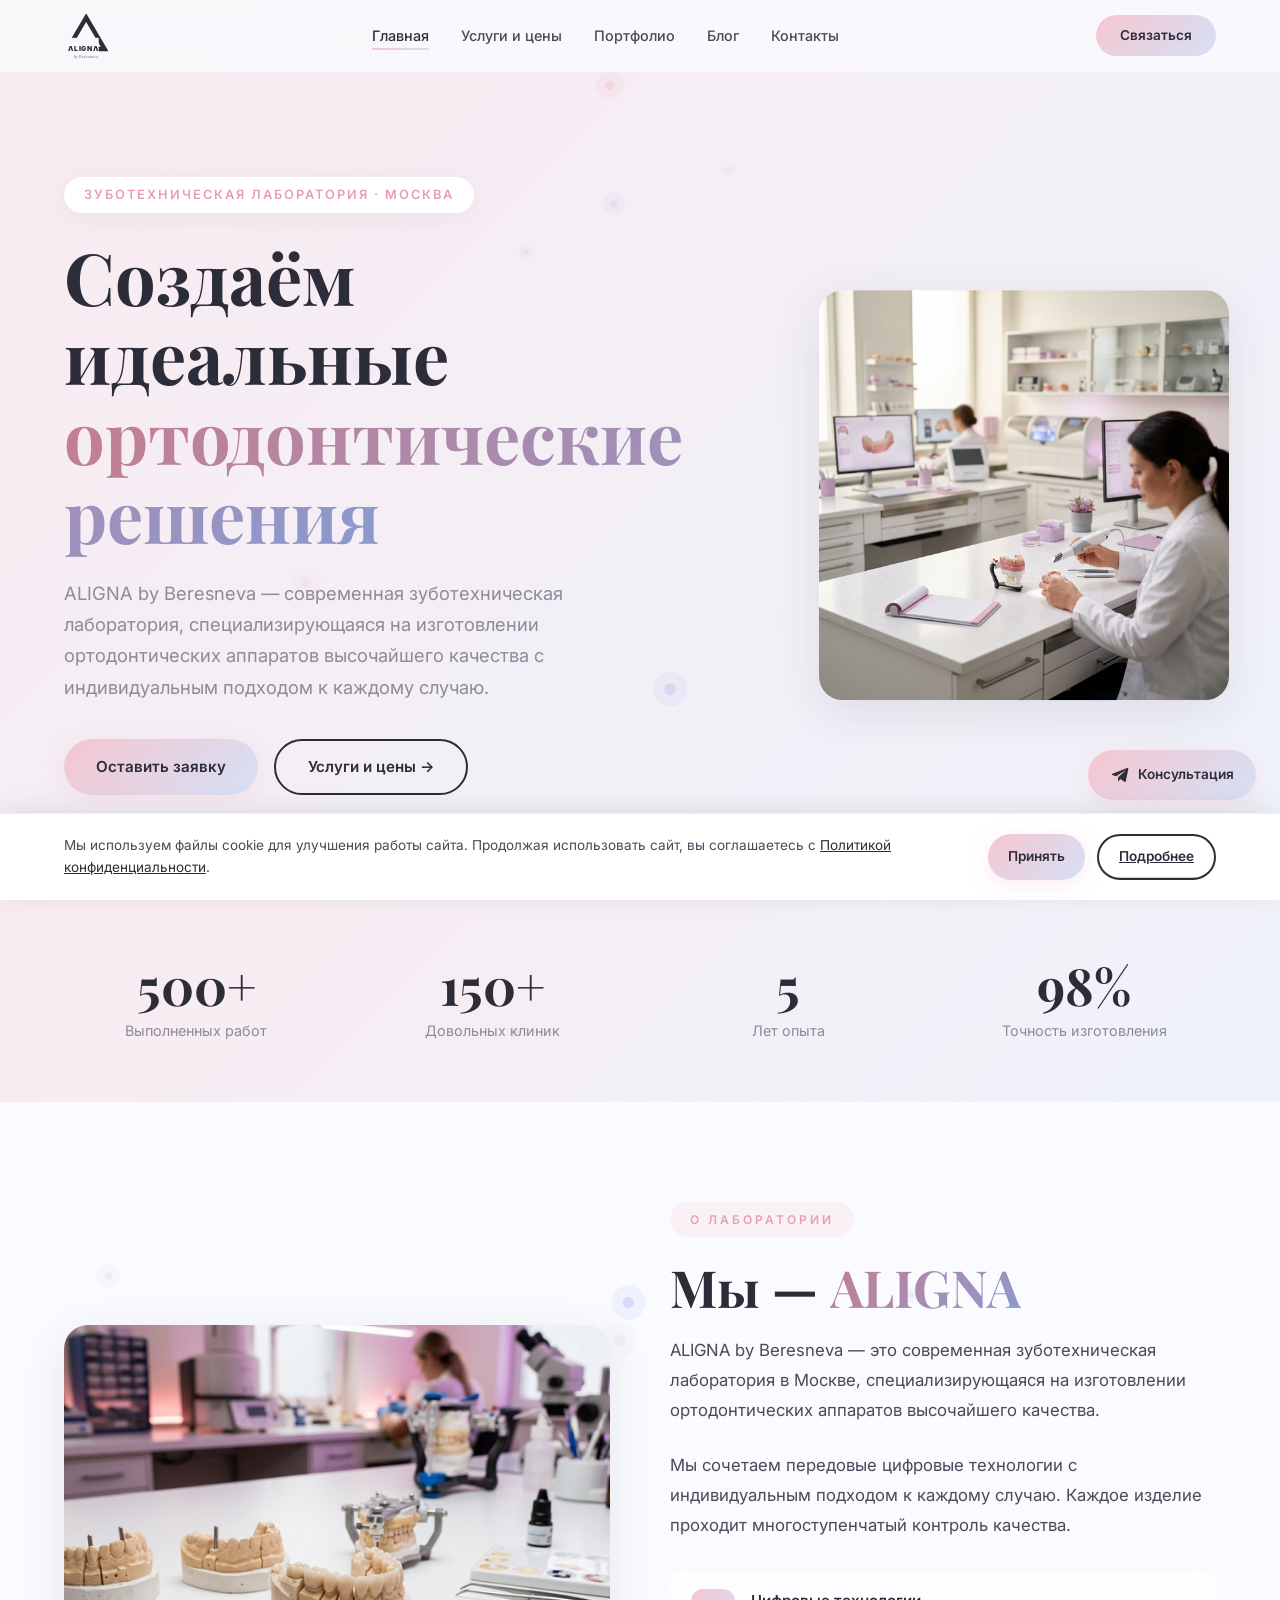
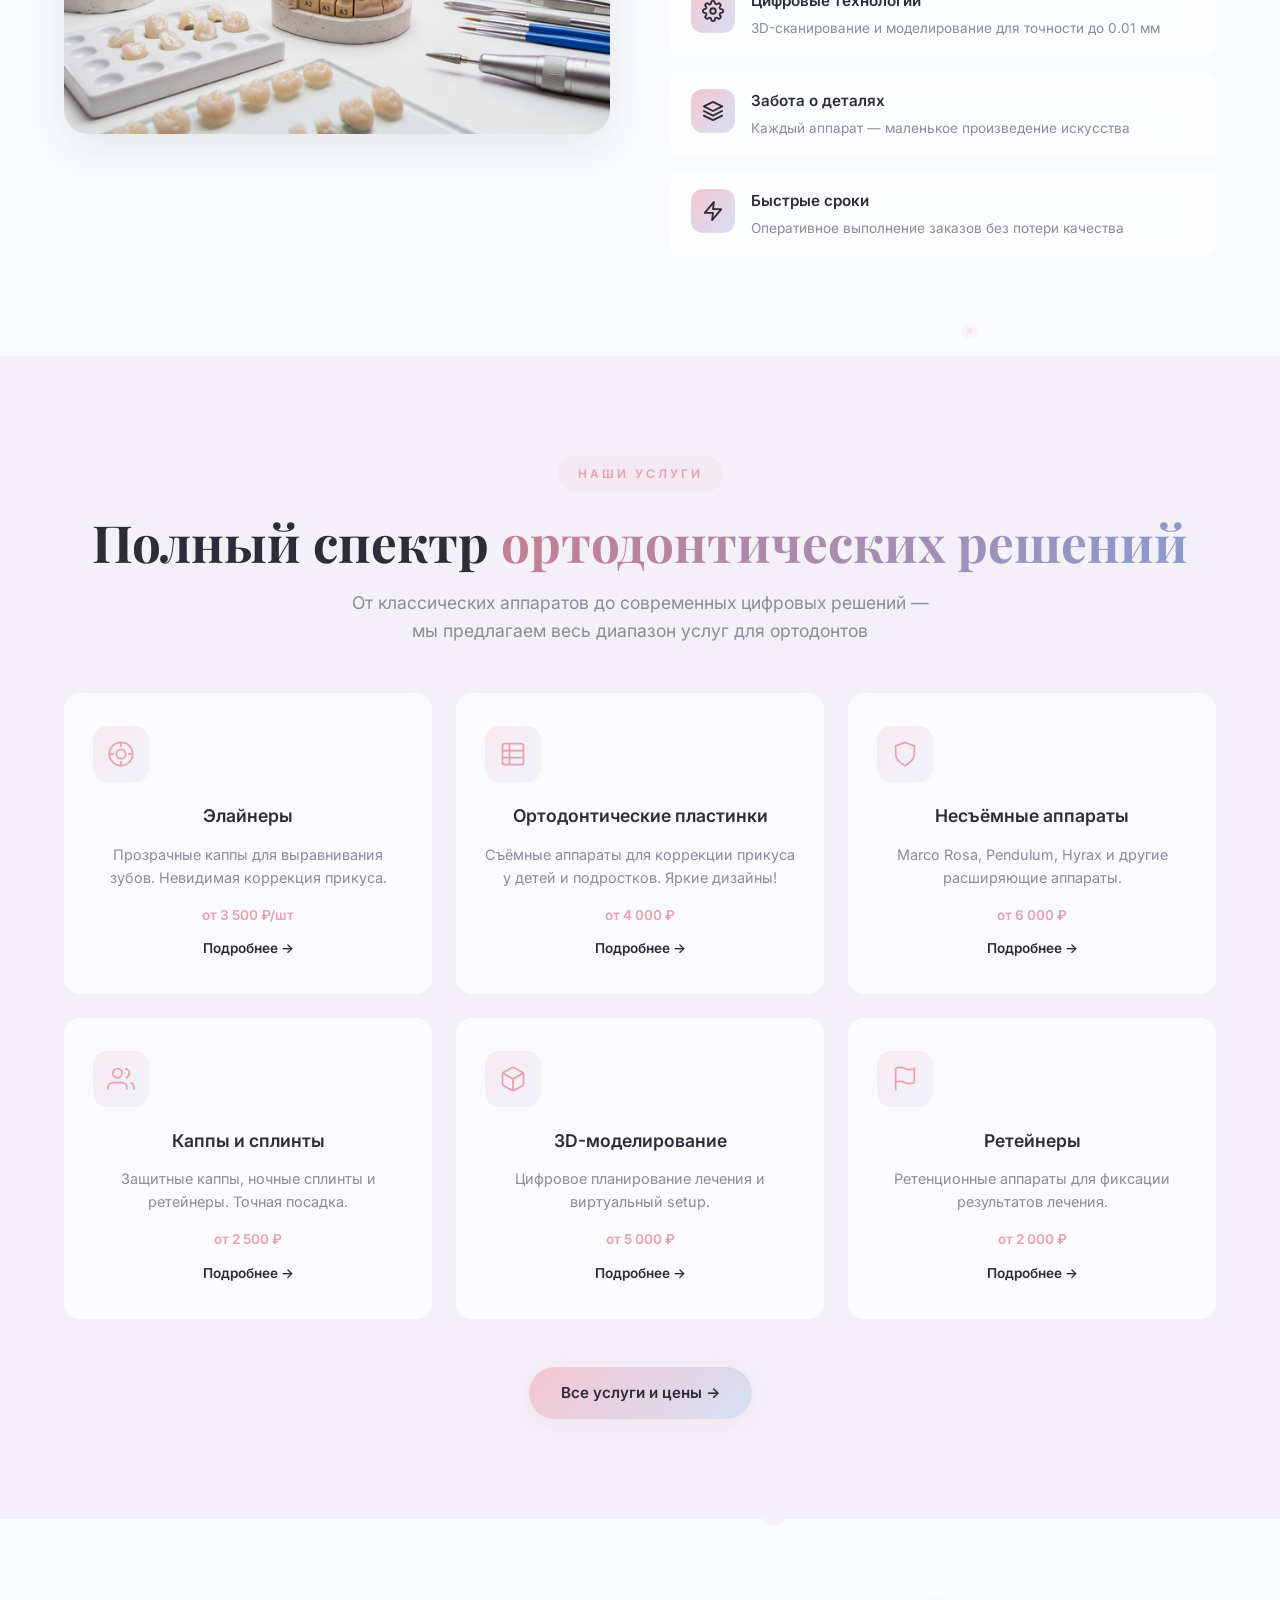
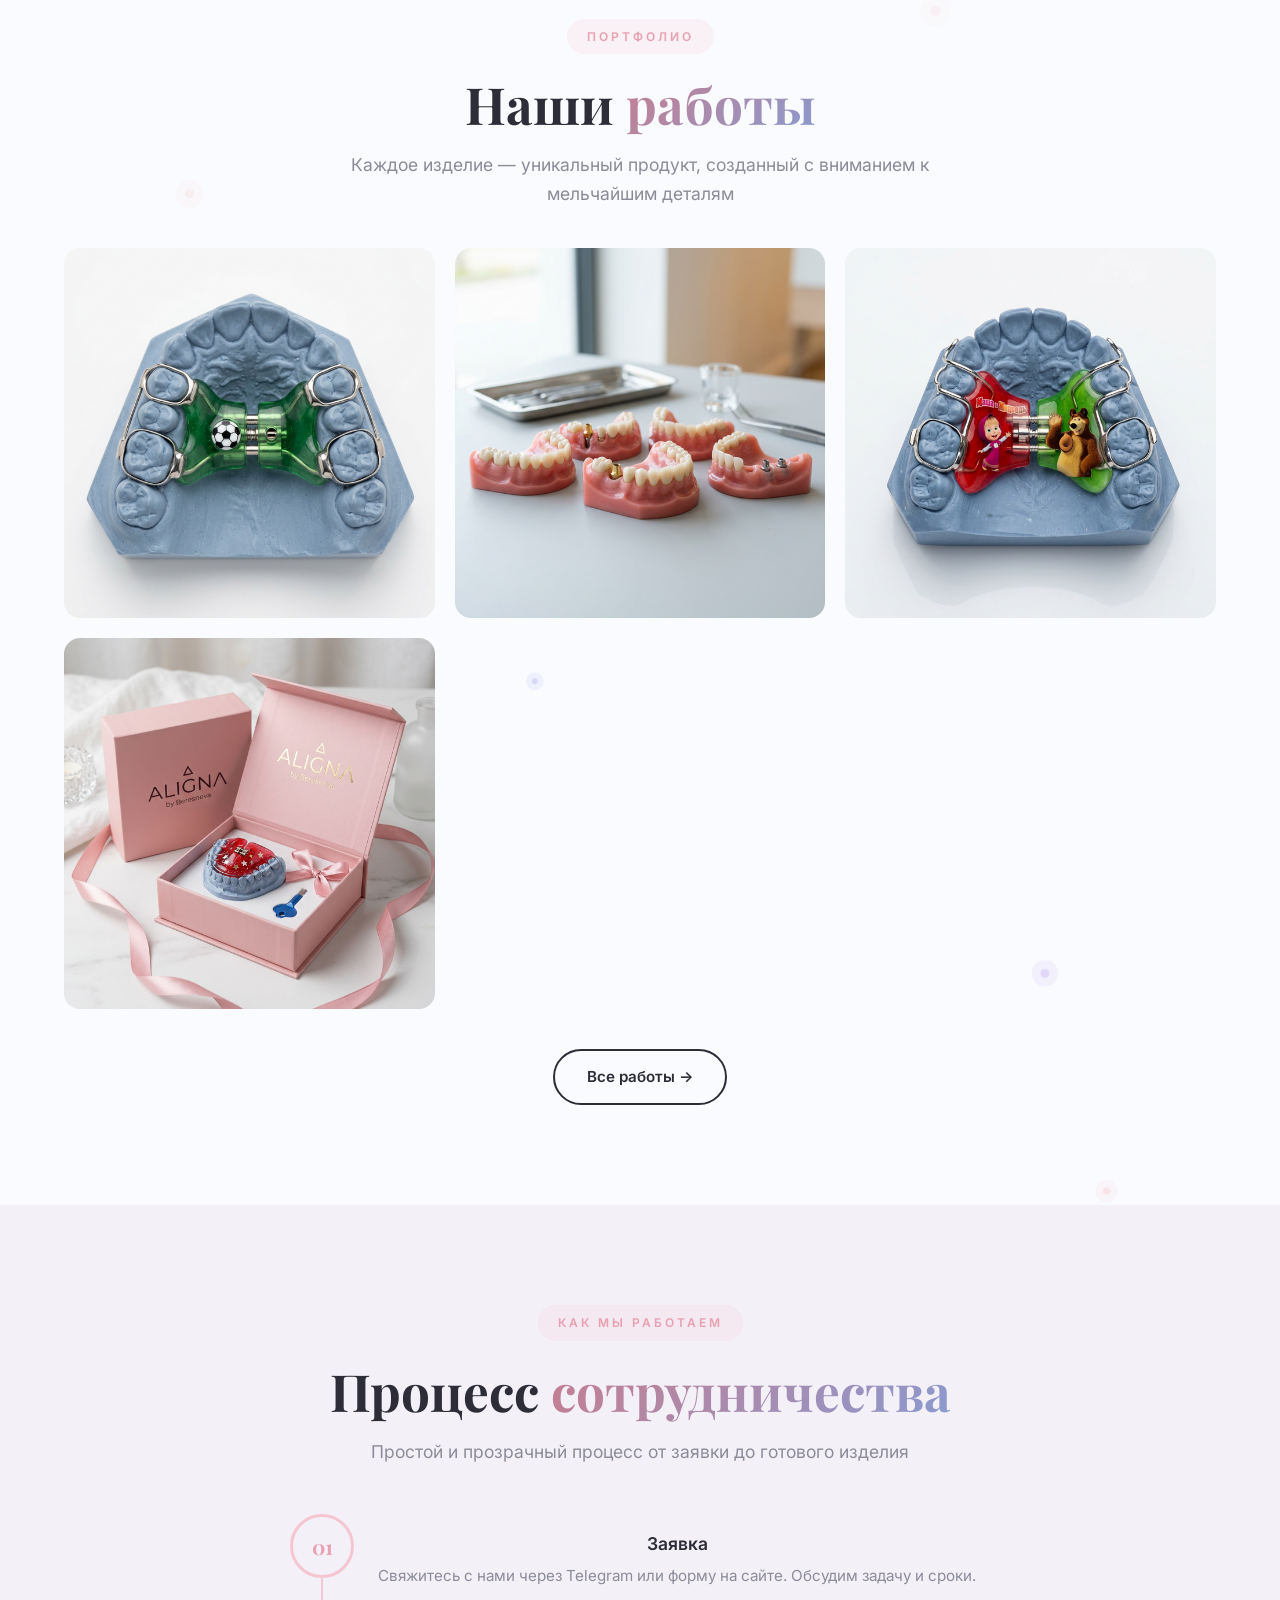
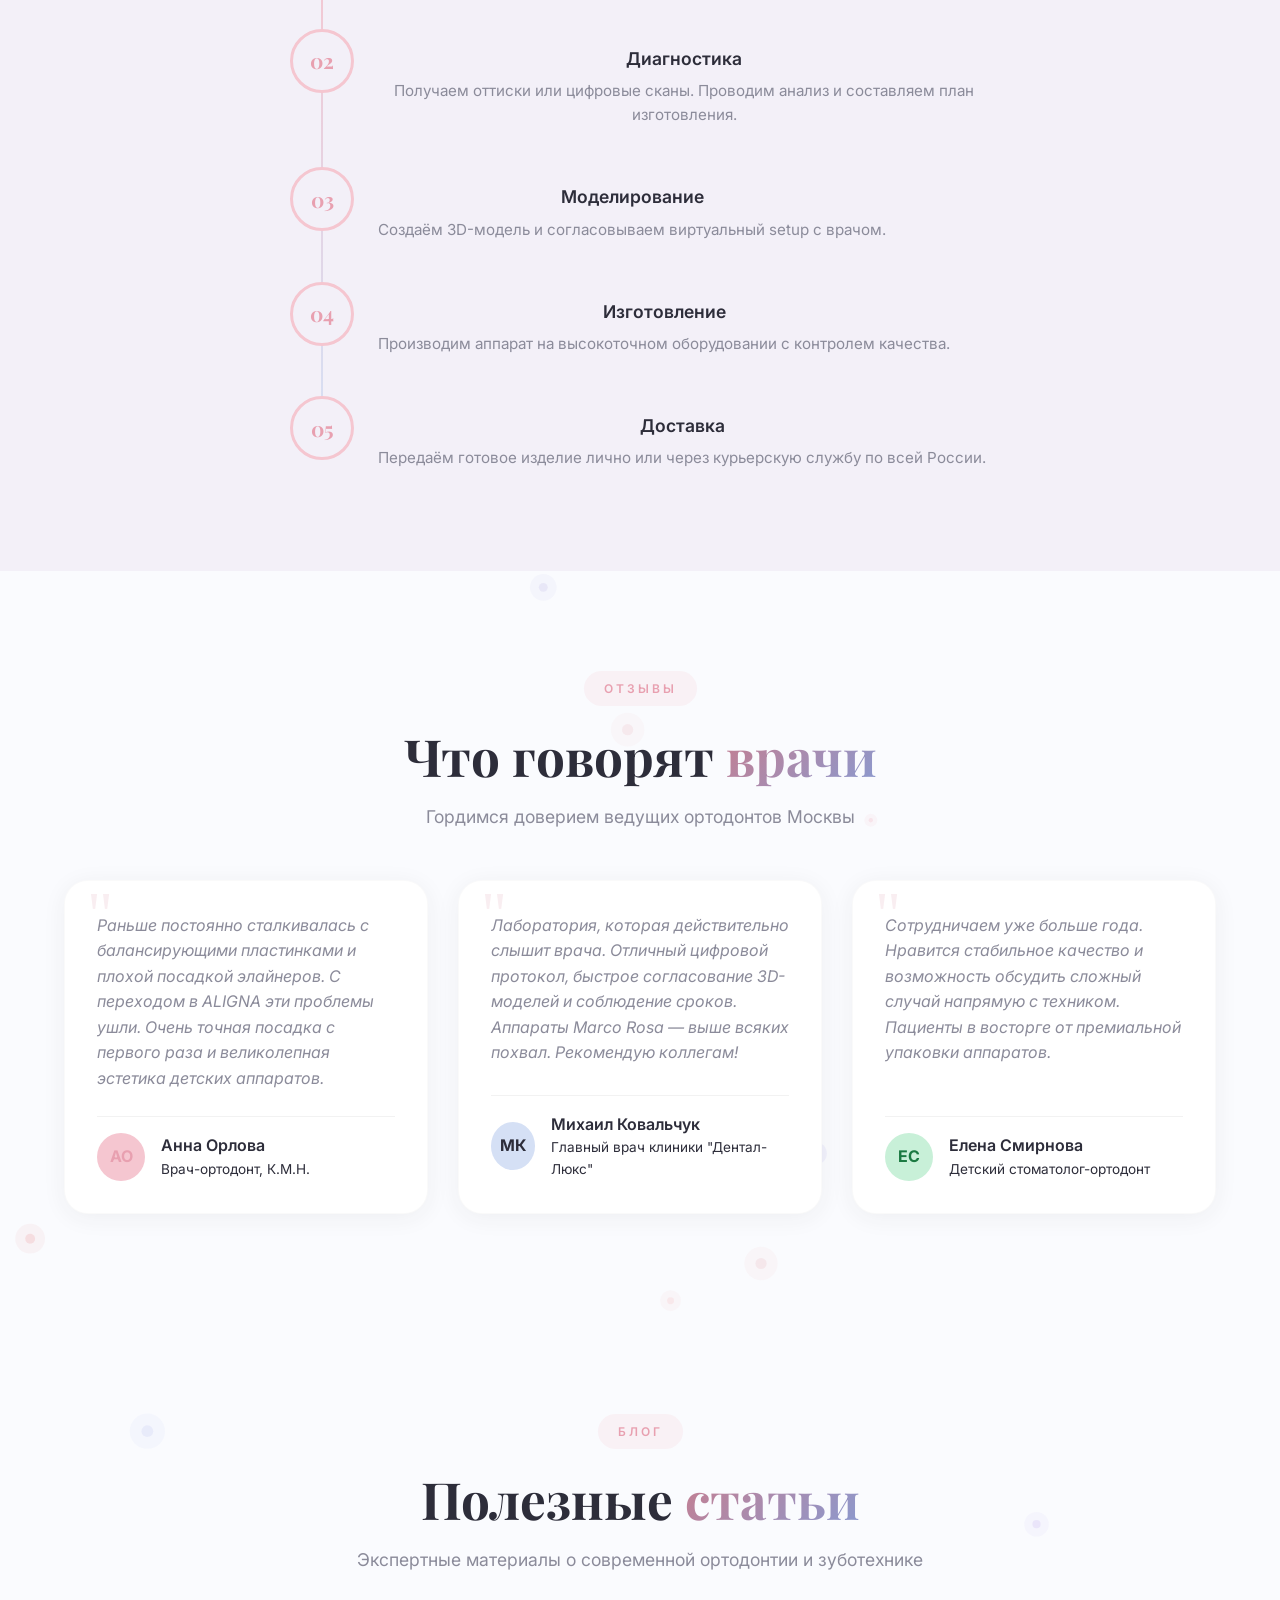
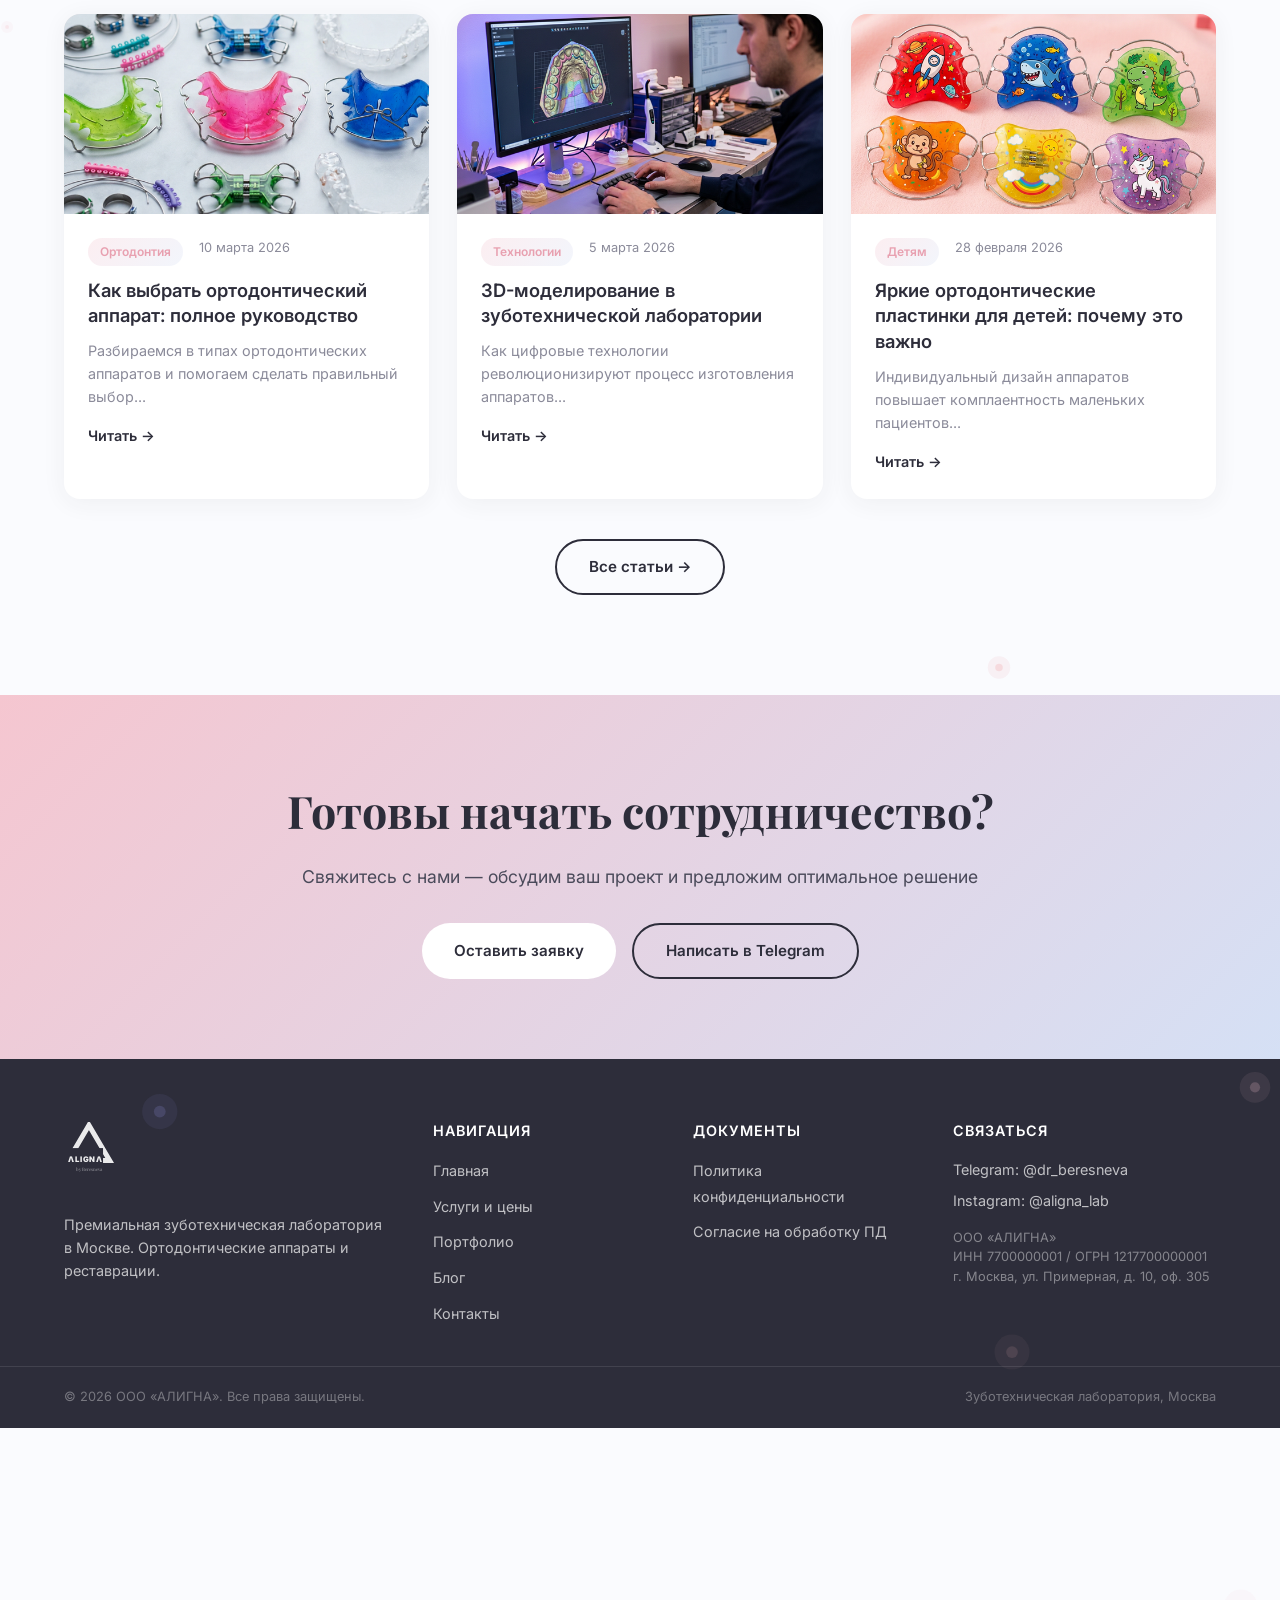
<file: index.html>
<!DOCTYPE html>
<html lang="ru">
<head>
    <meta charset="UTF-8">
    <meta name="viewport" content="width=device-width, initial-scale=1.0">
    <title>ALIGNA by Beresneva — Зуботехническая лаборатория в Москве</title>
    <meta name="description" content="ALIGNA by Beresneva — премиальная зуботехническая лаборатория в Москве. Элайнеры, ортодонтические пластинки, каппы, ретейнеры, 3D-моделирование.">
    <meta name="keywords" content="зуботехническая лаборатория, ортодонтия, элайнеры, каппы, ретейнеры, Москва, ALIGNA">
    <meta property="og:title" content="ALIGNA by Beresneva — Зуботехническая лаборатория">
    <meta property="og:description" content="Премиальная зуботехническая лаборатория в Москве. Ортодонтические аппараты высочайшего качества.">
    <meta property="og:type" content="website">
    <meta property="og:locale" content="ru_RU">
    <link rel="stylesheet" href="styles.css">

    <!-- Schema.org Organization -->
    <script type="application/ld+json">
    {
      "@context": "https://schema.org",
      "@type": "MedicalOrganization",
      "name": "ALIGNA by Beresneva",
      "legalName": "ООО АЛИГНА",
      "url": "https://kiyksp3-bot.github.io/aligna-lab/",
      "logo": "https://kiyksp3-bot.github.io/aligna-lab/img/aligna-logo.png",
      "description": "Премиальная зуботехническая лаборатория в Москве. Элайнеры, ортодонтические пластинки, каппы, ретейнеры.",
      "telephone": "+7 (000) 000-00-00",
      "address": {
        "@type": "PostalAddress",
        "streetAddress": "ул. Примерная, д. 10, оф. 305",
        "addressLocality": "Москва",
        "addressCountry": "RU"
      },
      "contactPoint": {
        "@type": "ContactPoint",
        "contactType": "customer support",
        "telephone": "+7 (000) 000-00-00",
        "url": "https://t.me/dr_beresneva"
      }
    }
    </script>
    <link rel="icon" type="image/svg+xml" href="favicon.svg">
</head>
<body>

    <!-- Preloader -->
    <div class="preloader" id="preloader">
        <div class="preloader-spinner"></div>
    </div>

    <!-- ═══ HERO ═══ -->
    <section class="hero" id="hero">
        <div class="hero-bg"></div>
        <div class="container">
            <div class="hero-content">
                <div class="hero-label">Зуботехническая лаборатория · Москва</div>
                <h1 class="hero-title">Создаём идеальные <span>ортодонтические решения</span></h1>
                <p class="hero-text">ALIGNA by Beresneva — современная зуботехническая лаборатория, специализирующаяся на изготовлении ортодонтических аппаратов высочайшего качества с индивидуальным подходом к каждому случаю.</p>
                <div class="hero-actions">
                    <a href="contacts.html" class="btn btn-primary">Оставить заявку</a>
                    <a href="services.html" class="btn btn-outline">Услуги и цены →</a>
                </div>
            </div>
        </div>
        <div class="hero-image">
            <img src="img/hero-generated.png" alt="Современная зуботехническая лаборатория ALIGNA" onload="this.parentElement.classList.add('loaded')">
        </div>
    </section>

    <!-- ═══ STATS ═══ -->
    <section class="stats">
        <div class="container">
            <div class="stats-grid">
                <div class="stat-item reveal">
                    <div class="stat-number" data-count="500" data-suffix="+">0</div>
                    <div class="stat-label">Выполненных работ</div>
                </div>
                <div class="stat-item reveal reveal-delay-1">
                    <div class="stat-number" data-count="150" data-suffix="+">0</div>
                    <div class="stat-label">Довольных клиник</div>
                </div>
                <div class="stat-item reveal reveal-delay-2">
                    <div class="stat-number" data-count="5" data-suffix="">0</div>
                    <div class="stat-label">Лет опыта</div>
                </div>
                <div class="stat-item reveal reveal-delay-3">
                    <div class="stat-number" data-count="98" data-suffix="%">0</div>
                    <div class="stat-label">Точность изготовления</div>
                </div>
            </div>
        </div>
    </section>

    <!-- ═══ ABOUT ═══ -->
    <section class="section" id="about">
        <div class="container">
            <div class="about-grid">
                <div class="about-image reveal">
                    <img src="img/about-generated.png" alt="Рабочее пространство лаборатории ALIGNA">
                </div>
                <div class="about-content reveal reveal-delay-1">
                    <div class="section-label">О лаборатории</div>
                    <h2 class="section-title">Мы — <span>ALIGNA</span></h2>
                    <p class="about-text">ALIGNA by Beresneva — это современная зуботехническая лаборатория в Москве, специализирующаяся на изготовлении ортодонтических аппаратов высочайшего качества.</p>
                    <p class="about-text">Мы сочетаем передовые цифровые технологии с индивидуальным подходом к каждому случаю. Каждое изделие проходит многоступенчатый контроль качества.</p>
                    <div class="about-features">
                        <div class="about-feature">
                            <div class="about-feature-icon"><svg width="22" height="22" viewBox="0 0 24 24" fill="none" stroke="currentColor" stroke-width="2" stroke-linecap="round" stroke-linejoin="round"><circle cx="12" cy="12" r="3"/><path d="M19.4 15a1.65 1.65 0 0 0 .33 1.82l.06.06a2 2 0 0 1-2.83 2.83l-.06-.06a1.65 1.65 0 0 0-1.82-.33 1.65 1.65 0 0 0-1 1.51V21a2 2 0 0 1-4 0v-.09A1.65 1.65 0 0 0 9 19.4a1.65 1.65 0 0 0-1.82.33l-.06.06a2 2 0 0 1-2.83-2.83l.06-.06A1.65 1.65 0 0 0 4.68 15a1.65 1.65 0 0 0-1.51-1H3a2 2 0 0 1 0-4h.09A1.65 1.65 0 0 0 4.6 9a1.65 1.65 0 0 0-.33-1.82l-.06-.06a2 2 0 0 1 2.83-2.83l.06.06A1.65 1.65 0 0 0 9 4.68a1.65 1.65 0 0 0 1-1.51V3a2 2 0 0 1 4 0v.09a1.65 1.65 0 0 0 1 1.51 1.65 1.65 0 0 0 1.82-.33l.06-.06a2 2 0 0 1 2.83 2.83l-.06.06A1.65 1.65 0 0 0 19.4 9a1.65 1.65 0 0 0 1.51 1H21a2 2 0 0 1 0 4h-.09a1.65 1.65 0 0 0-1.51 1z"/></svg></div>
                            <div>
                                <h4>Цифровые технологии</h4>
                                <p>3D-сканирование и моделирование для точности до 0.01 мм</p>
                            </div>
                        </div>
                        <div class="about-feature">
                            <div class="about-feature-icon"><svg width="22" height="22" viewBox="0 0 24 24" fill="none" stroke="currentColor" stroke-width="2" stroke-linecap="round" stroke-linejoin="round"><path d="M12 2L2 7l10 5 10-5-10-5z"/><path d="M2 17l10 5 10-5"/><path d="M2 12l10 5 10-5"/></svg></div>
                            <div>
                                <h4>Забота о деталях</h4>
                                <p>Каждый аппарат — маленькое произведение искусства</p>
                            </div>
                        </div>
                        <div class="about-feature">
                            <div class="about-feature-icon"><svg width="22" height="22" viewBox="0 0 24 24" fill="none" stroke="currentColor" stroke-width="2" stroke-linecap="round" stroke-linejoin="round"><polygon points="13 2 3 14 12 14 11 22 21 10 12 10 13 2"/></svg></div>
                            <div>
                                <h4>Быстрые сроки</h4>
                                <p>Оперативное выполнение заказов без потери качества</p>
                            </div>
                        </div>
                    </div>
                </div>
            </div>
        </div>
    </section>

    <!-- ═══ SERVICES PREVIEW ═══ -->
    <section class="section" id="services" style="background: var(--bg-alt);">
        <div class="container text-center">
            <div class="section-label">Наши услуги</div>
            <h2 class="section-title">Полный спектр <span>ортодонтических решений</span></h2>
            <p class="section-subtitle">От классических аппаратов до современных цифровых решений — мы предлагаем весь диапазон услуг для ортодонтов</p>

            <div class="services-grid">
                <div class="service-card reveal">
                    <div class="service-card-icon"><svg width="28" height="28" viewBox="0 0 24 24" fill="none" stroke="var(--pink-dark)" stroke-width="1.5"><circle cx="12" cy="12" r="10"/><circle cx="12" cy="12" r="4"/><line x1="12" y1="2" x2="12" y2="6"/><line x1="12" y1="18" x2="12" y2="22"/><line x1="2" y1="12" x2="6" y2="12"/><line x1="18" y1="12" x2="22" y2="12"/></svg></div>
                    <h3>Элайнеры</h3>
                    <p>Прозрачные каппы для выравнивания зубов. Невидимая коррекция прикуса.</p>
                    <div class="service-card-price">от 3 500 ₽/шт</div>
                    <a href="services.html#aligners" class="service-card-link">Подробнее →</a>
                </div>
                <div class="service-card reveal reveal-delay-1">
                    <div class="service-card-icon"><svg width="28" height="28" viewBox="0 0 24 24" fill="none" stroke="var(--pink-dark)" stroke-width="1.5"><rect x="3" y="3" width="18" height="18" rx="2"/><line x1="3" y1="9" x2="21" y2="9"/><line x1="3" y1="15" x2="21" y2="15"/><line x1="9" y1="3" x2="9" y2="21"/></svg></div>
                    <h3>Ортодонтические пластинки</h3>
                    <p>Съёмные аппараты для коррекции прикуса у детей и подростков. Яркие дизайны!</p>
                    <div class="service-card-price">от 4 000 ₽</div>
                    <a href="services.html#plates" class="service-card-link">Подробнее →</a>
                </div>
                <div class="service-card reveal reveal-delay-2">
                    <div class="service-card-icon"><svg width="28" height="28" viewBox="0 0 24 24" fill="none" stroke="var(--pink-dark)" stroke-width="1.5"><path d="M12 22s8-4 8-10V5l-8-3-8 3v7c0 6 8 10 8 10z"/></svg></div>
                    <h3>Несъёмные аппараты</h3>
                    <p>Marco Rosa, Pendulum, Hyrax и другие расширяющие аппараты.</p>
                    <div class="service-card-price">от 6 000 ₽</div>
                    <a href="services.html#fixed" class="service-card-link">Подробнее →</a>
                </div>
                <div class="service-card reveal">
                    <div class="service-card-icon"><svg width="28" height="28" viewBox="0 0 24 24" fill="none" stroke="var(--pink-dark)" stroke-width="1.5"><path d="M17 21v-2a4 4 0 0 0-4-4H5a4 4 0 0 0-4 4v2"/><circle cx="9" cy="7" r="4"/><path d="M23 21v-2a4 4 0 0 0-3-3.87"/><path d="M16 3.13a4 4 0 0 1 0 7.75"/></svg></div>
                    <h3>Каппы и сплинты</h3>
                    <p>Защитные каппы, ночные сплинты и ретейнеры. Точная посадка.</p>
                    <div class="service-card-price">от 2 500 ₽</div>
                    <a href="services.html#splints" class="service-card-link">Подробнее →</a>
                </div>
                <div class="service-card reveal reveal-delay-1">
                    <div class="service-card-icon"><svg width="28" height="28" viewBox="0 0 24 24" fill="none" stroke="var(--pink-dark)" stroke-width="1.5"><path d="M21 16V8a2 2 0 0 0-1-1.73l-7-4a2 2 0 0 0-2 0l-7 4A2 2 0 0 0 3 8v8a2 2 0 0 0 1 1.73l7 4a2 2 0 0 0 2 0l7-4A2 2 0 0 0 21 16z"/><polyline points="3.27 6.96 12 12.01 20.73 6.96"/><line x1="12" y1="22.08" x2="12" y2="12"/></svg></div>
                    <h3>3D-моделирование</h3>
                    <p>Цифровое планирование лечения и виртуальный setup.</p>
                    <div class="service-card-price">от 5 000 ₽</div>
                    <a href="services.html#modeling" class="service-card-link">Подробнее →</a>
                </div>
                <div class="service-card reveal reveal-delay-2">
                    <div class="service-card-icon"><svg width="28" height="28" viewBox="0 0 24 24" fill="none" stroke="var(--pink-dark)" stroke-width="1.5"><path d="M4 15s1-1 4-1 5 2 8 2 4-1 4-1V3s-1 1-4 1-5-2-8-2-4 1-4 1z"/><line x1="4" y1="22" x2="4" y2="15"/></svg></div>
                    <h3>Ретейнеры</h3>
                    <p>Ретенционные аппараты для фиксации результатов лечения.</p>
                    <div class="service-card-price">от 2 000 ₽</div>
                    <a href="services.html#retainers" class="service-card-link">Подробнее →</a>
                </div>
            </div>

            <div style="margin-top: 48px;">
                <a href="services.html" class="btn btn-primary">Все услуги и цены →</a>
            </div>
        </div>
    </section>

    <!-- ═══ PORTFOLIO PREVIEW ═══ -->
    <section class="section" id="portfolio">
        <div class="container text-center">
            <div class="section-label">Портфолио</div>
            <h2 class="section-title">Наши <span>работы</span></h2>
            <p class="section-subtitle">Каждое изделие — уникальный продукт, созданный с вниманием к мельчайшим деталям</p>

            <div class="portfolio-grid" style="margin-top: 40px;">
                <div class="portfolio-item reveal" data-category="appliances">
                    <img src="img/work-1.png" alt="Ортодонтический аппарат с расширителем" loading="lazy">
                    <span class="portfolio-item-label">Расширяющий аппарат</span>
                </div>
                <div class="portfolio-item reveal reveal-delay-1" data-category="models">
                    <img src="img/work-2.png" alt="Зубные модели с коронками" loading="lazy">
                    <span class="portfolio-item-label">Модели с коронками</span>
                </div>
                <div class="portfolio-item reveal reveal-delay-2" data-category="plates">
                    <img src="img/work-3.png" alt="Пластинка Marco Rosa с дизайном Маша и Медведь" loading="lazy">
                    <span class="portfolio-item-label">Marco Rosa — детский дизайн</span>
                </div>
                <div class="portfolio-item reveal" data-category="packaging">
                    <img src="img/work-4.png" alt="Фирменная упаковка ALIGNA с аппаратом" loading="lazy">
                    <span class="portfolio-item-label">Премиум упаковка</span>
                </div>
            </div>

            <div style="margin-top: 40px;">
                <a href="portfolio.html" class="btn btn-outline">Все работы →</a>
            </div>
        </div>
    </section>

    <!-- ═══ PROCESS ═══ -->
    <section class="section" id="process" style="background: var(--bg-alt);">
        <div class="container text-center">
            <div class="section-label">Как мы работаем</div>
            <h2 class="section-title">Процесс <span>сотрудничества</span></h2>
            <p class="section-subtitle">Простой и прозрачный процесс от заявки до готового изделия</p>

            <div class="timeline">
                <div class="timeline-step reveal">
                    <div class="timeline-num">01</div>
                    <div class="timeline-content">
                        <h3>Заявка</h3>
                        <p>Свяжитесь с нами через Telegram или форму на сайте. Обсудим задачу и сроки.</p>
                    </div>
                </div>
                <div class="timeline-step reveal">
                    <div class="timeline-num">02</div>
                    <div class="timeline-content">
                        <h3>Диагностика</h3>
                        <p>Получаем оттиски или цифровые сканы. Проводим анализ и составляем план изготовления.</p>
                    </div>
                </div>
                <div class="timeline-step reveal">
                    <div class="timeline-num">03</div>
                    <div class="timeline-content">
                        <h3>Моделирование</h3>
                        <p>Создаём 3D-модель и согласовываем виртуальный setup с врачом.</p>
                    </div>
                </div>
                <div class="timeline-step reveal">
                    <div class="timeline-num">04</div>
                    <div class="timeline-content">
                        <h3>Изготовление</h3>
                        <p>Производим аппарат на высокоточном оборудовании с контролем качества.</p>
                    </div>
                </div>
                <div class="timeline-step reveal">
                    <div class="timeline-num">05</div>
                    <div class="timeline-content">
                        <h3>Доставка</h3>
                        <p>Передаём готовое изделие лично или через курьерскую службу по всей России.</p>
                    </div>
                </div>
            </div>
        </div>
        </div>
    </section>

    <!-- ═══ TESTIMONIALS ═══ -->
    <section class="section">
        <div class="container text-center">
            <div class="section-label">Отзывы</div>
            <h2 class="section-title">Что говорят <span>врачи</span></h2>
            <p class="section-subtitle">Гордимся доверием ведущих ортодонтов Москвы</p>

            <div class="testimonials-grid" style="display: grid; grid-template-columns: repeat(auto-fit, minmax(300px, 1fr)); gap: 30px; margin-top: 48px; text-align: left;">
                
                <div class="testimonial-card reveal">
                    <div class="testimonial-content">
                        <div class="quote-icon">"</div>
                        <p>Раньше постоянно сталкивалась с балансирующими пластинками и плохой посадкой элайнеров. С переходом в ALIGNA эти проблемы ушли. Очень точная посадка с первого раза и великолепная эстетика детских аппаратов.</p>
                    </div>
                    <div class="testimonial-author">
                        <div class="author-avatar" style="background:#f5c6d0; display:flex; align-items:center; justify-content:center; border-radius:50%; width:48px; height:48px; font-weight:bold; color:var(--pink-dark)">АО</div>
                        <div class="author-info">
                            <strong>Анна Орлова</strong>
                            <span>Врач-ортодонт, К.М.Н.</span>
                        </div>
                    </div>
                </div>

                <div class="testimonial-card reveal reveal-delay-1">
                    <div class="testimonial-content">
                        <div class="quote-icon">"</div>
                        <p>Лаборатория, которая действительно слышит врача. Отличный цифровой протокол, быстрое согласование 3D-моделей и соблюдение сроков. Аппараты Marco Rosa — выше всяких похвал. Рекомендую коллегам!</p>
                    </div>
                    <div class="testimonial-author">
                        <div class="author-avatar" style="background:#d5e0f5; display:flex; align-items:center; justify-content:center; border-radius:50%; width:48px; height:48px; font-weight:bold; color:var(--blue)">МК</div>
                        <div class="author-info">
                            <strong>Михаил Ковальчук</strong>
                            <span>Главный врач клиники "Дентал-Люкс"</span>
                        </div>
                    </div>
                </div>

                <div class="testimonial-card reveal reveal-delay-2">
                    <div class="testimonial-content">
                        <div class="quote-icon">"</div>
                        <p>Сотрудничаем уже больше года. Нравится стабильное качество и возможность обсудить сложный случай напрямую с техником. Пациенты в восторге от премиальной упаковки аппаратов.</p>
                    </div>
                    <div class="testimonial-author">
                        <div class="author-avatar" style="background:#c8f0d8; display:flex; align-items:center; justify-content:center; border-radius:50%; width:48px; height:48px; font-weight:bold; color:#1b7a42">ЕС</div>
                        <div class="author-info">
                            <strong>Елена Смирнова</strong>
                            <span>Детский стоматолог-ортодонт</span>
                        </div>
                    </div>
                </div>
            </div>
        </div>
    </section>

    <!-- ═══ BLOG PREVIEW ═══ -->
    <section class="section" id="blog-preview">
        <div class="container text-center">
            <div class="section-label">Блог</div>
            <h2 class="section-title">Полезные <span>статьи</span></h2>
            <p class="section-subtitle">Экспертные материалы о современной ортодонтии и зуботехнике</p>

            <div class="blog-grid" style="text-align: left;">
                <div class="blog-card reveal">
                    <div class="blog-card-image"><img src="img/blog-orthodontics.png" alt="Ортодонтические аппараты" loading="lazy"></div>
                    <div class="blog-card-body">
                        <div class="blog-card-meta">
                            <span class="blog-card-tag">Ортодонтия</span>
                            <span>10 марта 2026</span>
                        </div>
                        <h3>Как выбрать ортодонтический аппарат: полное руководство</h3>
                        <p>Разбираемся в типах ортодонтических аппаратов и помогаем сделать правильный выбор...</p>
                        <a href="blog-post.html" class="blog-card-link">Читать →</a>
                    </div>
                </div>
                <div class="blog-card reveal reveal-delay-1">
                    <div class="blog-card-image"><img src="img/blog-3d-modeling.png" alt="3D-моделирование в лаборатории" loading="lazy"></div>
                    <div class="blog-card-body">
                        <div class="blog-card-meta">
                            <span class="blog-card-tag">Технологии</span>
                            <span>5 марта 2026</span>
                        </div>
                        <h3>3D-моделирование в зуботехнической лаборатории</h3>
                        <p>Как цифровые технологии революционизируют процесс изготовления аппаратов...</p>
                        <a href="blog-post.html" class="blog-card-link">Читать →</a>
                    </div>
                </div>
                <div class="blog-card reveal reveal-delay-2">
                    <div class="blog-card-image"><img src="img/blog-children.png" alt="Детские ортодонтические пластинки" loading="lazy"></div>
                    <div class="blog-card-body">
                        <div class="blog-card-meta">
                            <span class="blog-card-tag">Детям</span>
                            <span>28 февраля 2026</span>
                        </div>
                        <h3>Яркие ортодонтические пластинки для детей: почему это важно</h3>
                        <p>Индивидуальный дизайн аппаратов повышает комплаентность маленьких пациентов...</p>
                        <a href="blog-post.html" class="blog-card-link">Читать →</a>
                    </div>
                </div>
            </div>

            <div style="margin-top: 40px;">
                <a href="blog.html" class="btn btn-outline">Все статьи →</a>
            </div>
        </div>
    </section>

    <!-- ═══ CTA ═══ -->
    <section class="cta-section">
        <div class="container">
            <h2>Готовы начать сотрудничество?</h2>
            <p>Свяжитесь с нами — обсудим ваш проект и предложим оптимальное решение</p>
            <div class="cta-actions">
                <a href="contacts.html" class="btn btn-white">Оставить заявку</a>
                <a href="https://t.me/dr_beresneva" target="_blank" class="btn btn-outline" style="border-color: var(--dark); color: var(--dark);">Написать в Telegram</a>
            </div>
        </div>
    </section>

    <script src="components.js"></script>
    <script src="script.js"></script>
</body>
</html>
</file>
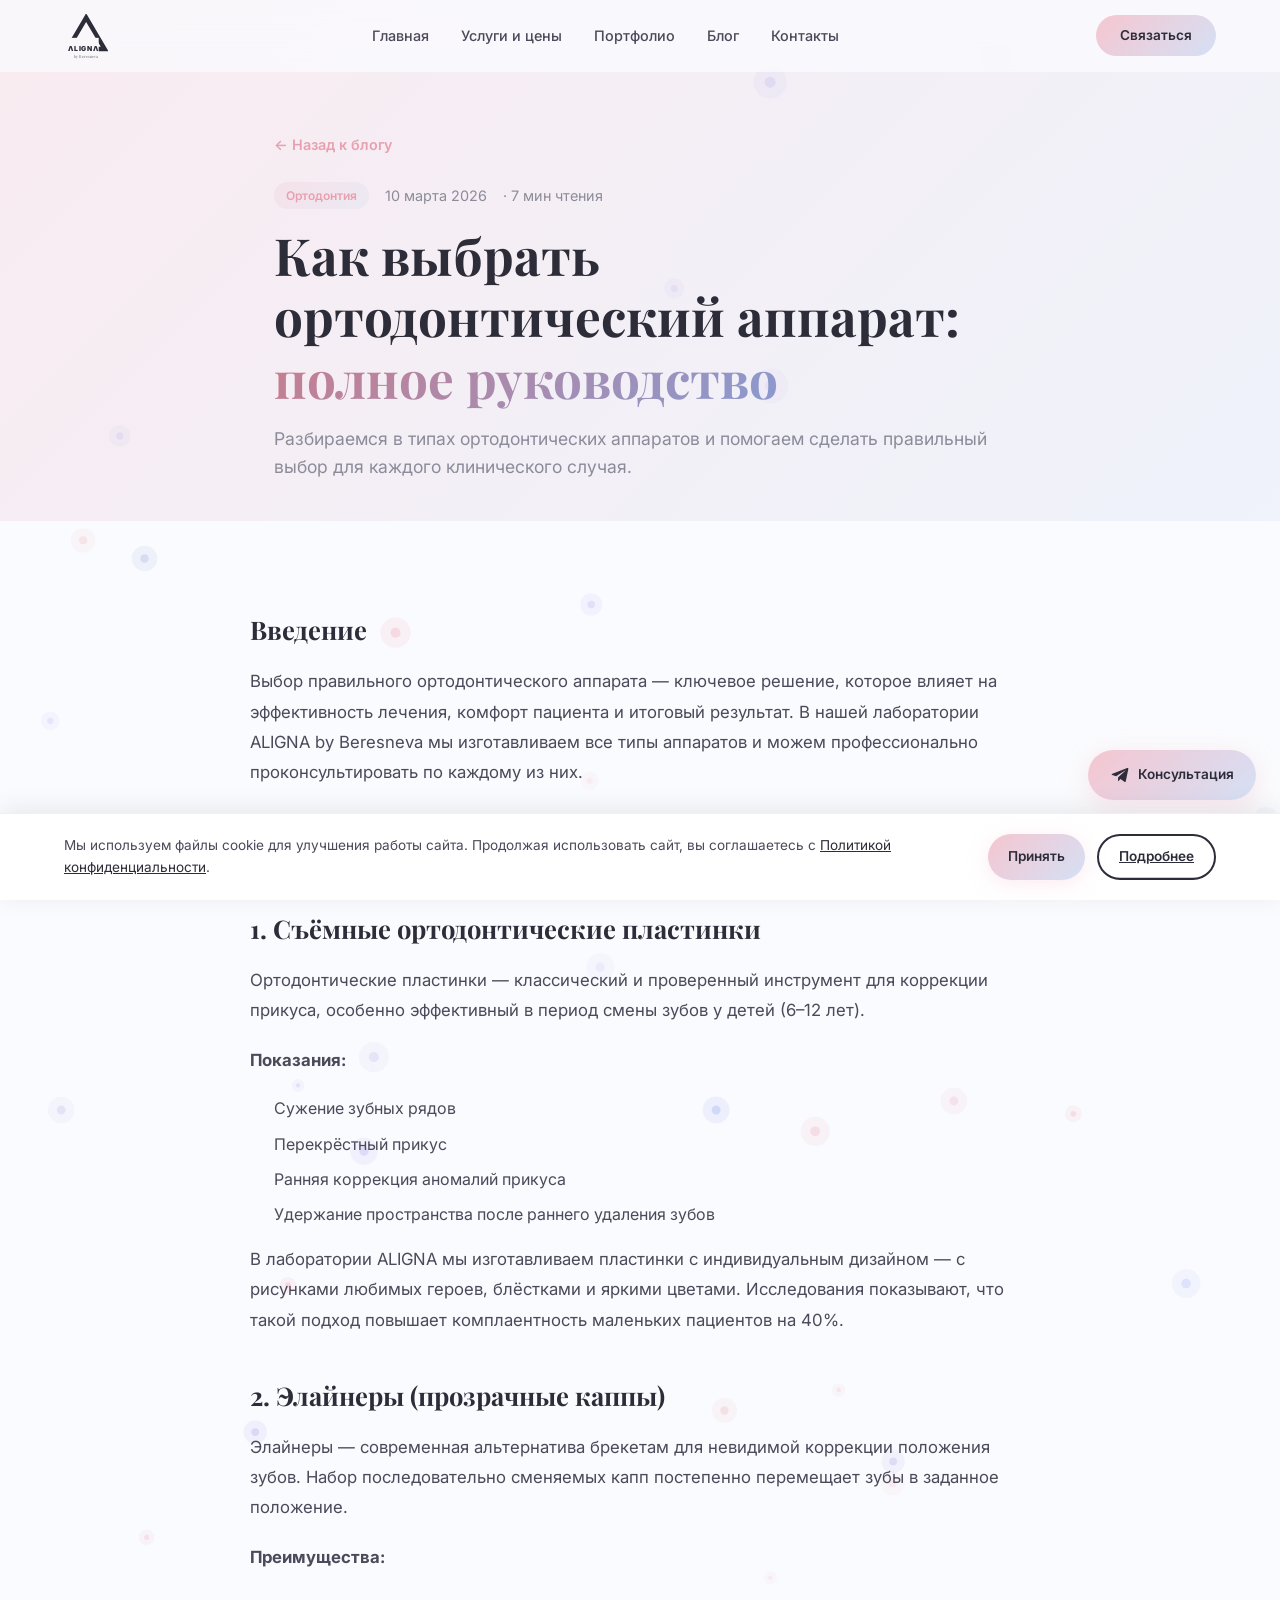
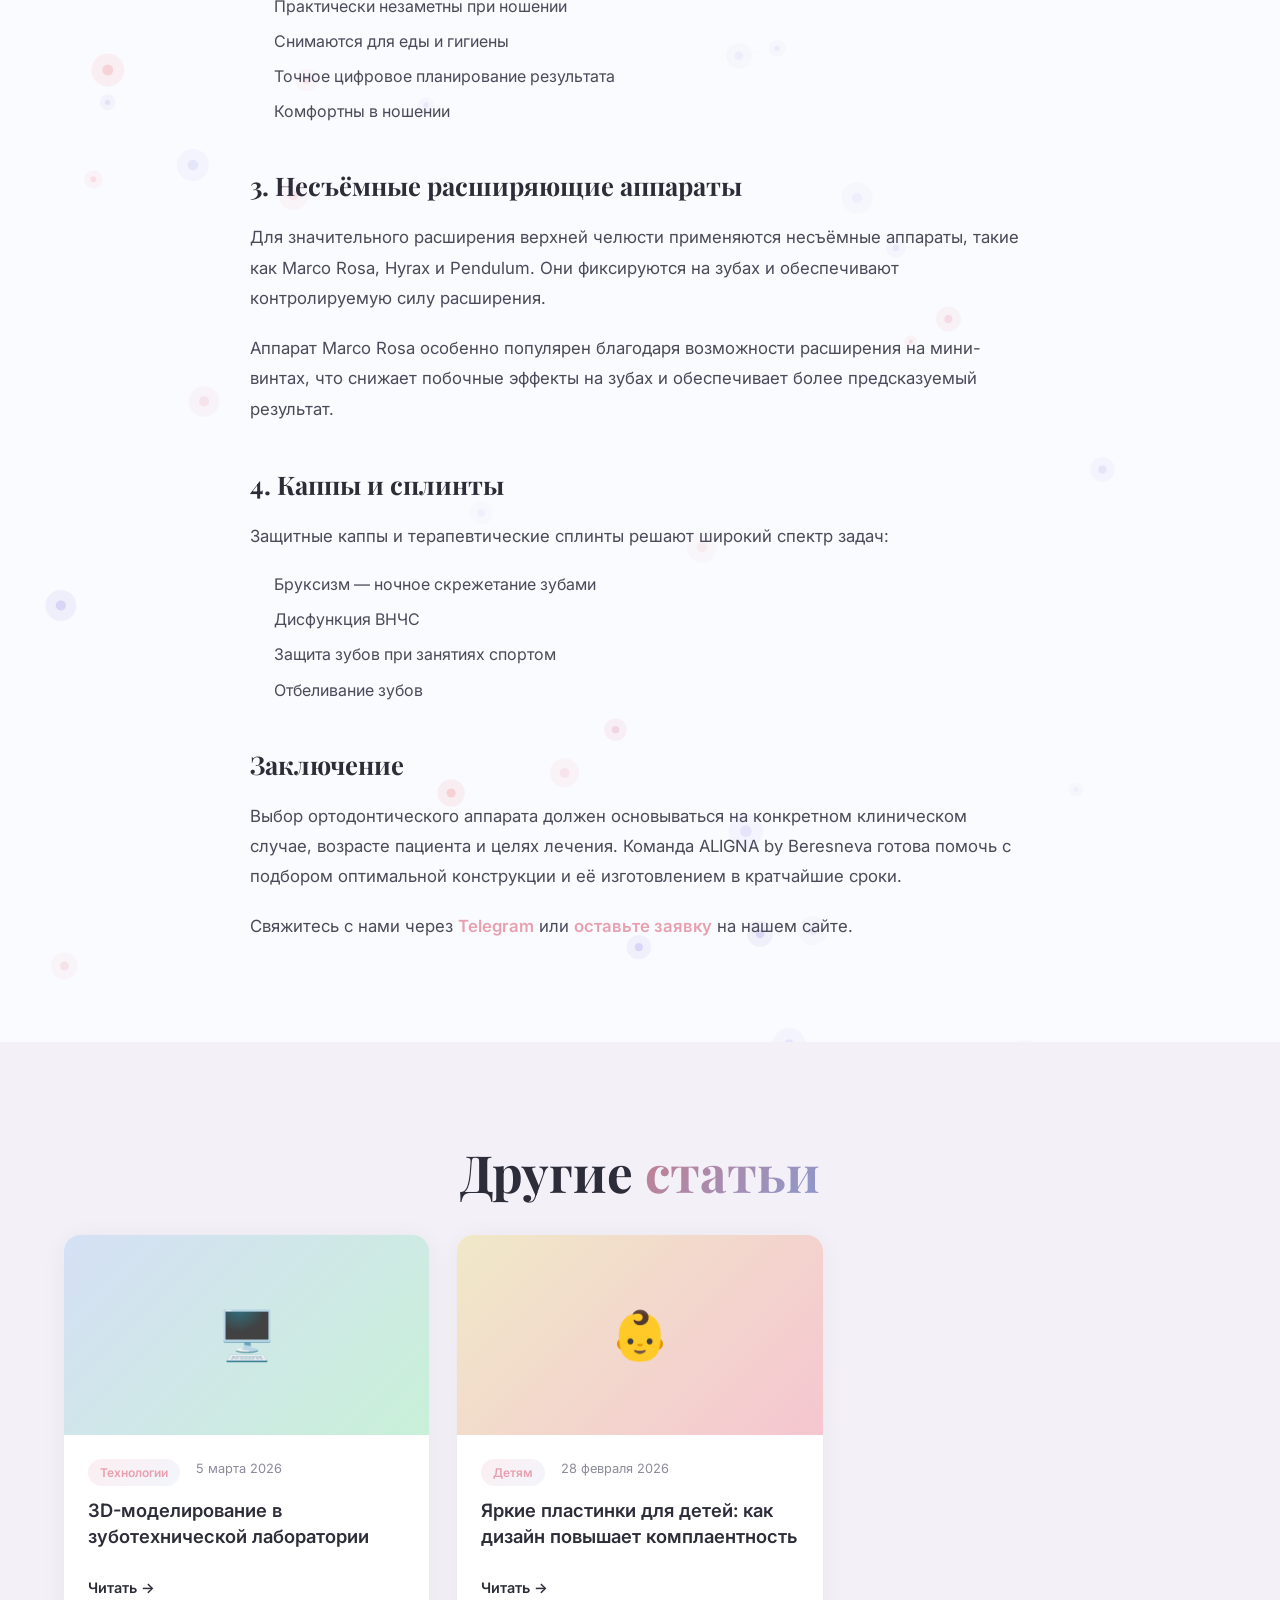
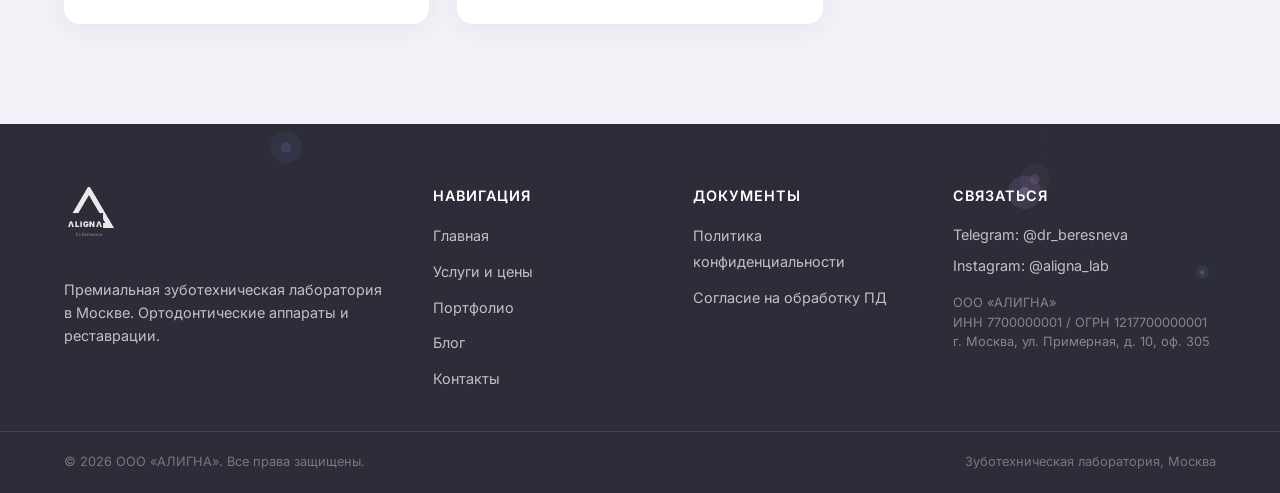
<file: blog-post.html>
<!DOCTYPE html>
<html lang="ru">
<head>
    <meta charset="UTF-8">
    <meta name="viewport" content="width=device-width, initial-scale=1.0">
    <title>Как выбрать ортодонтический аппарат — Блог ALIGNA</title>
    <meta name="description" content="Полное руководство по выбору ортодонтического аппарата. Сравниваем элайнеры, пластинки и несъёмные аппараты для разных клинических случаев.">
    <link rel="stylesheet" href="styles.css">
    <link rel="icon" type="image/svg+xml" href="favicon.svg">
</head>
<body>
    <div class="preloader" id="preloader"><div class="preloader-spinner"></div></div>

    <section class="blog-post-hero">
        <div class="container" style="max-width: 780px;">
            <a href="blog.html" style="color: var(--pink-dark); font-weight: 600; font-size: 0.9rem;">← Назад к блогу</a>
            <div class="blog-post-meta" style="margin-top: 24px;">
                <span class="blog-card-tag">Ортодонтия</span>
                <span style="color: var(--gray); font-size: 0.9rem;">10 марта 2026</span>
                <span style="color: var(--gray); font-size: 0.9rem;">· 7 мин чтения</span>
            </div>
            <h1 class="section-title" style="margin-top: 12px;">Как выбрать ортодонтический аппарат: <span>полное руководство</span></h1>
            <p class="section-subtitle" style="max-width: 100%;">Разбираемся в типах ортодонтических аппаратов и помогаем сделать правильный выбор для каждого клинического случая.</p>
        </div>
    </section>

    <article class="blog-post-content container">
        <h2>Введение</h2>
        <p>Выбор правильного ортодонтического аппарата — ключевое решение, которое влияет на эффективность лечения, комфорт пациента и итоговый результат. В нашей лаборатории ALIGNA by Beresneva мы изготавливаем все типы аппаратов и можем профессионально проконсультировать по каждому из них.</p>
        <p>В этой статье мы подробно разберём основные типы ортодонтических конструкций, их показания и преимущества.</p>

        <h2>1. Съёмные ортодонтические пластинки</h2>
        <p>Ортодонтические пластинки — классический и проверенный инструмент для коррекции прикуса, особенно эффективный в период смены зубов у детей (6–12 лет).</p>
        <p><strong>Показания:</strong></p>
        <ul>
            <li>Сужение зубных рядов</li>
            <li>Перекрёстный прикус</li>
            <li>Ранняя коррекция аномалий прикуса</li>
            <li>Удержание пространства после раннего удаления зубов</li>
        </ul>
        <p>В лаборатории ALIGNA мы изготавливаем пластинки с индивидуальным дизайном — с рисунками любимых героев, блёстками и яркими цветами. Исследования показывают, что такой подход повышает комплаентность маленьких пациентов на 40%.</p>

        <h2>2. Элайнеры (прозрачные каппы)</h2>
        <p>Элайнеры — современная альтернатива брекетам для невидимой коррекции положения зубов. Набор последовательно сменяемых капп постепенно перемещает зубы в заданное положение.</p>
        <p><strong>Преимущества:</strong></p>
        <ul>
            <li>Практически незаметны при ношении</li>
            <li>Снимаются для еды и гигиены</li>
            <li>Точное цифровое планирование результата</li>
            <li>Комфортны в ношении</li>
        </ul>

        <h2>3. Несъёмные расширяющие аппараты</h2>
        <p>Для значительного расширения верхней челюсти применяются несъёмные аппараты, такие как Marco Rosa, Hyrax и Pendulum. Они фиксируются на зубах и обеспечивают контролируемую силу расширения.</p>
        <p>Аппарат Marco Rosa особенно популярен благодаря возможности расширения на мини-винтах, что снижает побочные эффекты на зубах и обеспечивает более предсказуемый результат.</p>

        <h2>4. Каппы и сплинты</h2>
        <p>Защитные каппы и терапевтические сплинты решают широкий спектр задач:</p>
        <ul>
            <li>Бруксизм — ночное скрежетание зубами</li>
            <li>Дисфункция ВНЧС</li>
            <li>Защита зубов при занятиях спортом</li>
            <li>Отбеливание зубов</li>
        </ul>

        <h2>Заключение</h2>
        <p>Выбор ортодонтического аппарата должен основываться на конкретном клиническом случае, возрасте пациента и целях лечения. Команда ALIGNA by Beresneva готова помочь с подбором оптимальной конструкции и её изготовлением в кратчайшие сроки.</p>
        <p>Свяжитесь с нами через <a href="https://t.me/dr_beresneva" target="_blank" style="color: var(--pink-dark); font-weight: 600;">Telegram</a> или <a href="contacts.html" style="color: var(--pink-dark); font-weight: 600;">оставьте заявку</a> на нашем сайте.</p>
    </article>

    <section class="section" style="background: var(--bg-alt);">
        <div class="container text-center">
            <h2 class="section-title">Другие <span>статьи</span></h2>
            <div class="blog-grid" style="margin-top: 32px; text-align: left;">
                <article class="blog-card">
                    <div class="blog-card-image" style="background: linear-gradient(135deg, #d5e0f5, #c8f0d8); display:flex; align-items:center; justify-content:center; font-size:3rem;">🖥️</div>
                    <div class="blog-card-body">
                        <div class="blog-card-meta">
                            <span class="blog-card-tag">Технологии</span>
                            <span>5 марта 2026</span>
                        </div>
                        <h3>3D-моделирование в зуботехнической лаборатории</h3>
                        <a href="blog-post.html" class="blog-card-link">Читать →</a>
                    </div>
                </article>
                <article class="blog-card">
                    <div class="blog-card-image" style="background: linear-gradient(135deg, #f0e8c8, #f5c6d0); display:flex; align-items:center; justify-content:center; font-size:3rem;">👶</div>
                    <div class="blog-card-body">
                        <div class="blog-card-meta">
                            <span class="blog-card-tag">Детям</span>
                            <span>28 февраля 2026</span>
                        </div>
                        <h3>Яркие пластинки для детей: как дизайн повышает комплаентность</h3>
                        <a href="blog-post.html" class="blog-card-link">Читать →</a>
                    </div>
                </article>
            </div>
        </div>
    </section>

    <script src="components.js"></script>
    <script src="script.js"></script>
</body>
</html>
</file>
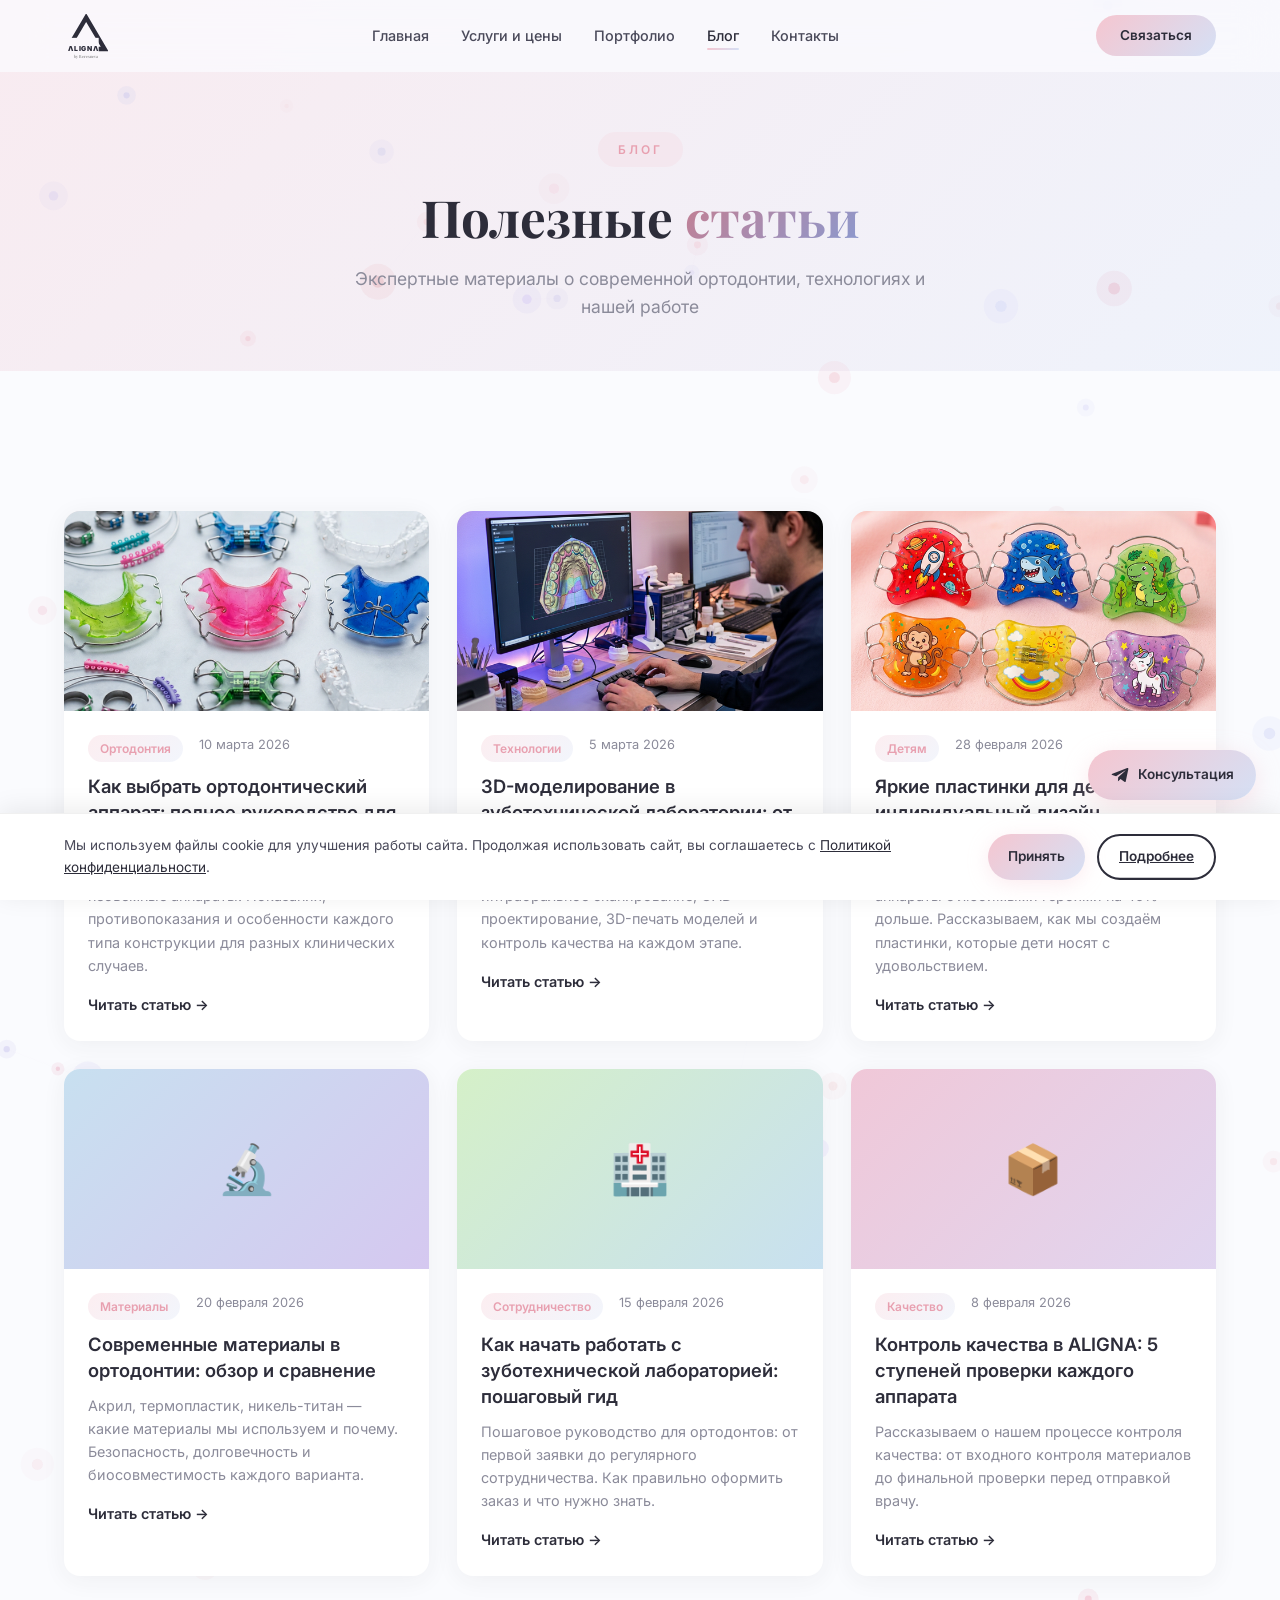
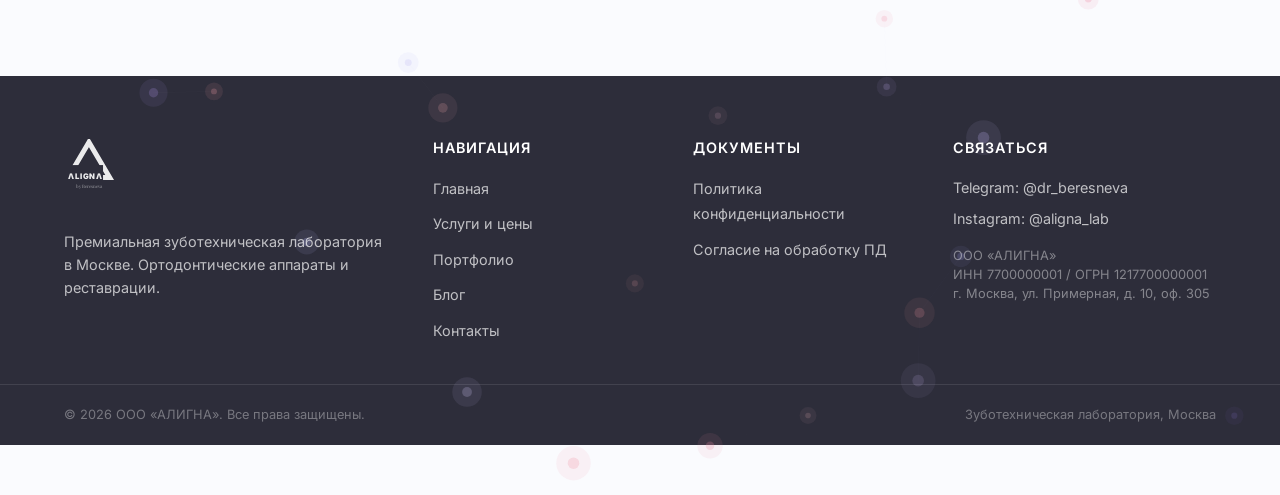
<file: blog.html>
<!DOCTYPE html>
<html lang="ru">
<head>
    <meta charset="UTF-8">
    <meta name="viewport" content="width=device-width, initial-scale=1.0">
    <title>Блог — ALIGNA by Beresneva</title>
    <meta name="description" content="Блог зуботехнической лаборатории ALIGNA. Статьи об ортодонтии, современных технологиях и уходе за аппаратами.">
    <link rel="stylesheet" href="styles.css">
    <link rel="icon" type="image/svg+xml" href="favicon.svg">
</head>
<body>
    <div class="preloader" id="preloader"><div class="preloader-spinner"></div></div>

    <section class="page-header">
        <div class="container text-center">
            <div class="section-label">Блог</div>
            <h1 class="section-title">Полезные <span>статьи</span></h1>
            <p class="section-subtitle">Экспертные материалы о современной ортодонтии, технологиях и нашей работе</p>
        </div>
    </section>

    <section class="section">
        <div class="container">
            <div class="blog-grid">

                <article class="blog-card reveal">
                    <div class="blog-card-image"><img src="img/blog-orthodontics.png" alt="Ортодонтические аппараты"></div>
                    <div class="blog-card-body">
                        <div class="blog-card-meta">
                            <span class="blog-card-tag">Ортодонтия</span>
                            <span>10 марта 2026</span>
                        </div>
                        <h3>Как выбрать ортодонтический аппарат: полное руководство для врачей</h3>
                        <p>Сравниваем элайнеры, пластинки и несъёмные аппараты. Показания, противопоказания и особенности каждого типа конструкции для разных клинических случаев.</p>
                        <a href="blog-post.html" class="blog-card-link">Читать статью →</a>
                    </div>
                </article>

                <article class="blog-card reveal reveal-delay-1">
                    <div class="blog-card-image"><img src="img/blog-3d-modeling.png" alt="3D-моделирование в лаборатории"></div>
                    <div class="blog-card-body">
                        <div class="blog-card-meta">
                            <span class="blog-card-tag">Технологии</span>
                            <span>5 марта 2026</span>
                        </div>
                        <h3>3D-моделирование в зуботехнической лаборатории: от скана до готового аппарата</h3>
                        <p>Подробный разбор цифрового workflow: интраоральное сканирование, CAD-проектирование, 3D-печать моделей и контроль качества на каждом этапе.</p>
                        <a href="blog-post.html" class="blog-card-link">Читать статью →</a>
                    </div>
                </article>

                <article class="blog-card reveal reveal-delay-2">
                    <div class="blog-card-image"><img src="img/blog-children.png" alt="Детские ортодонтические пластинки"></div>
                    <div class="blog-card-body">
                        <div class="blog-card-meta">
                            <span class="blog-card-tag">Детям</span>
                            <span>28 февраля 2026</span>
                        </div>
                        <h3>Яркие пластинки для детей: как индивидуальный дизайн повышает комплаентность</h3>
                        <p>Исследования показывают: дети носят аппараты с любимыми героями на 40% дольше. Рассказываем, как мы создаём пластинки, которые дети носят с удовольствием.</p>
                        <a href="blog-post.html" class="blog-card-link">Читать статью →</a>
                    </div>
                </article>

                <article class="blog-card reveal">
                    <div class="blog-card-image" style="background: linear-gradient(135deg, #c8e0f0, #d5c8f0); display:flex; align-items:center; justify-content:center; font-size:3rem;">🔬</div>
                    <div class="blog-card-body">
                        <div class="blog-card-meta">
                            <span class="blog-card-tag">Материалы</span>
                            <span>20 февраля 2026</span>
                        </div>
                        <h3>Современные материалы в ортодонтии: обзор и сравнение</h3>
                        <p>Акрил, термопластик, никель-титан — какие материалы мы используем и почему. Безопасность, долговечность и биосовместимость каждого варианта.</p>
                        <a href="blog-post.html" class="blog-card-link">Читать статью →</a>
                    </div>
                </article>

                <article class="blog-card reveal reveal-delay-1">
                    <div class="blog-card-image" style="background: linear-gradient(135deg, #d5f0c8, #c8e0f0); display:flex; align-items:center; justify-content:center; font-size:3rem;">🏥</div>
                    <div class="blog-card-body">
                        <div class="blog-card-meta">
                            <span class="blog-card-tag">Сотрудничество</span>
                            <span>15 февраля 2026</span>
                        </div>
                        <h3>Как начать работать с зуботехнической лабораторией: пошаговый гид</h3>
                        <p>Пошаговое руководство для ортодонтов: от первой заявки до регулярного сотрудничества. Как правильно оформить заказ и что нужно знать.</p>
                        <a href="blog-post.html" class="blog-card-link">Читать статью →</a>
                    </div>
                </article>

                <article class="blog-card reveal reveal-delay-2">
                    <div class="blog-card-image" style="background: linear-gradient(135deg, #f0c8d8, #e0d5f0); display:flex; align-items:center; justify-content:center; font-size:3rem;">📦</div>
                    <div class="blog-card-body">
                        <div class="blog-card-meta">
                            <span class="blog-card-tag">Качество</span>
                            <span>8 февраля 2026</span>
                        </div>
                        <h3>Контроль качества в ALIGNA: 5 ступеней проверки каждого аппарата</h3>
                        <p>Рассказываем о нашем процессе контроля качества: от входного контроля материалов до финальной проверки перед отправкой врачу.</p>
                        <a href="blog-post.html" class="blog-card-link">Читать статью →</a>
                    </div>
                </article>

            </div>
        </div>
    </section>

    <script src="components.js"></script>
    <script src="script.js"></script>
</body>
</html>
</file>
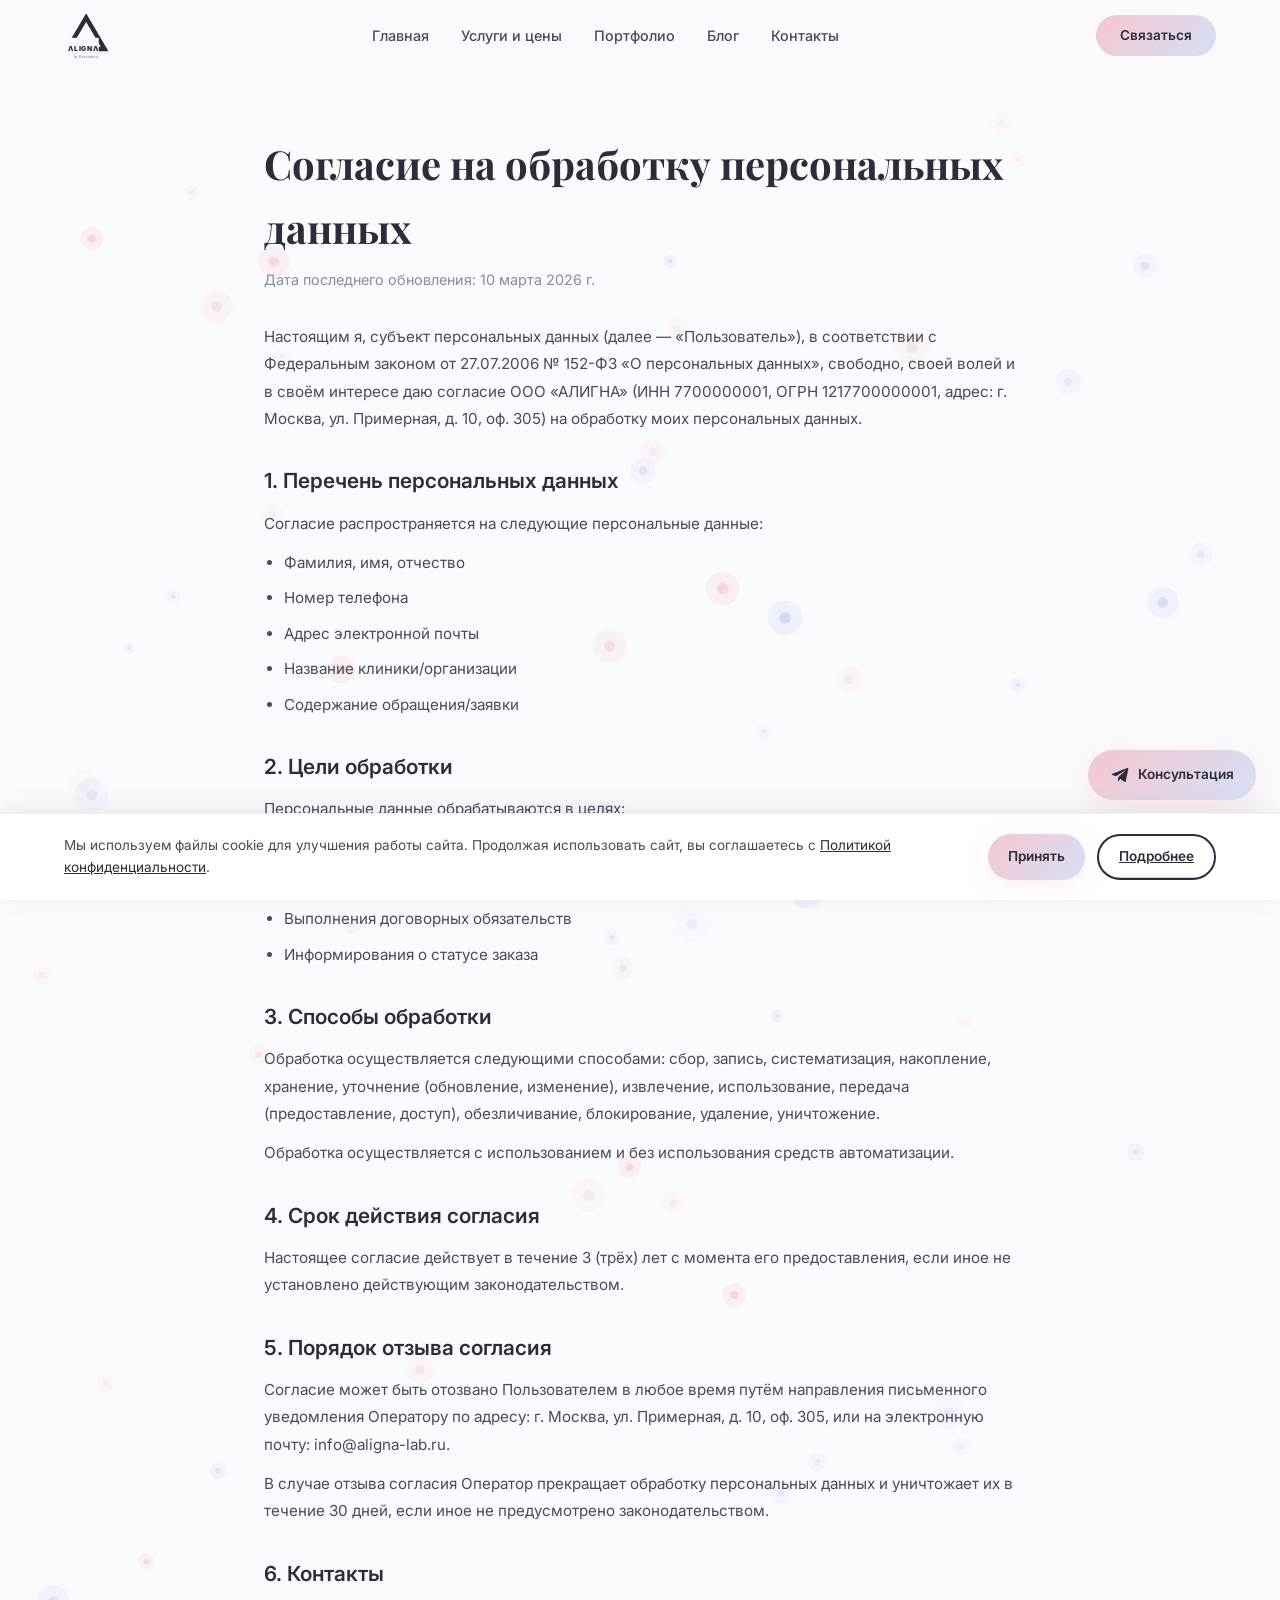
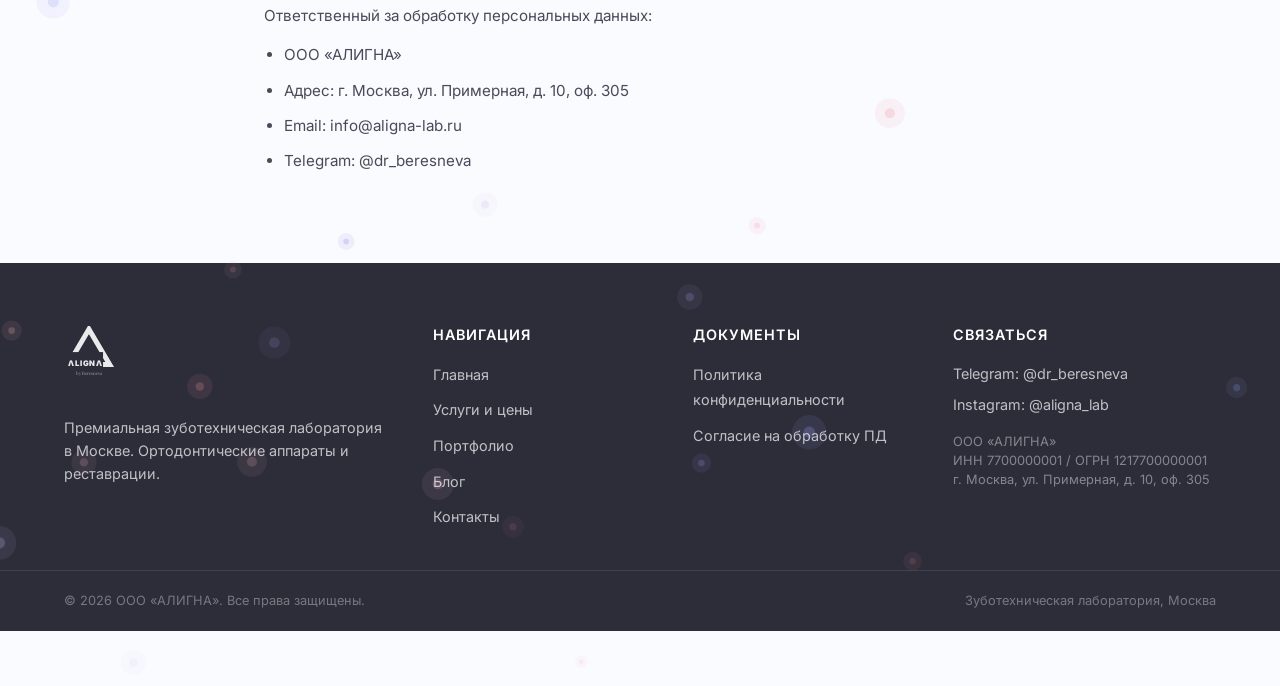
<file: consent.html>
<!DOCTYPE html>
<html lang="ru">
<head>
    <meta charset="UTF-8">
    <meta name="viewport" content="width=device-width, initial-scale=1.0">
    <title>Согласие на обработку персональных данных — ALIGNA</title>
    <meta name="description" content="Согласие на обработку персональных данных ООО «АЛИГНА».">
    <link rel="stylesheet" href="styles.css">
    <link rel="icon" type="image/svg+xml" href="favicon.svg">
</head>
<body>
    <div class="preloader" id="preloader"><div class="preloader-spinner"></div></div>

    <div class="legal-page">
        <div class="container" style="max-width: 800px;">
            <h1>Согласие на обработку персональных данных</h1>
            <p class="legal-date">Дата последнего обновления: 10 марта 2026 г.</p>

            <div class="legal-content">
                <p>Настоящим я, субъект персональных данных (далее — «Пользователь»), в соответствии с Федеральным законом от 27.07.2006 № 152-ФЗ «О персональных данных», свободно, своей волей и в своём интересе даю согласие ООО «АЛИГНА» (ИНН 7700000001, ОГРН 1217700000001, адрес: г. Москва, ул. Примерная, д. 10, оф. 305) на обработку моих персональных данных.</p>

                <h2>1. Перечень персональных данных</h2>
                <p>Согласие распространяется на следующие персональные данные:</p>
                <ul>
                    <li>Фамилия, имя, отчество</li>
                    <li>Номер телефона</li>
                    <li>Адрес электронной почты</li>
                    <li>Название клиники/организации</li>
                    <li>Содержание обращения/заявки</li>
                </ul>

                <h2>2. Цели обработки</h2>
                <p>Персональные данные обрабатываются в целях:</p>
                <ul>
                    <li>Обработки заявки на оказание услуг зуботехнической лаборатории</li>
                    <li>Связи с Пользователем для уточнения деталей заказа</li>
                    <li>Выполнения договорных обязательств</li>
                    <li>Информирования о статусе заказа</li>
                </ul>

                <h2>3. Способы обработки</h2>
                <p>Обработка осуществляется следующими способами: сбор, запись, систематизация, накопление, хранение, уточнение (обновление, изменение), извлечение, использование, передача (предоставление, доступ), обезличивание, блокирование, удаление, уничтожение.</p>
                <p>Обработка осуществляется с использованием и без использования средств автоматизации.</p>

                <h2>4. Срок действия согласия</h2>
                <p>Настоящее согласие действует в течение 3 (трёх) лет с момента его предоставления, если иное не установлено действующим законодательством.</p>

                <h2>5. Порядок отзыва согласия</h2>
                <p>Согласие может быть отозвано Пользователем в любое время путём направления письменного уведомления Оператору по адресу: г. Москва, ул. Примерная, д. 10, оф. 305, или на электронную почту: info@aligna-lab.ru.</p>
                <p>В случае отзыва согласия Оператор прекращает обработку персональных данных и уничтожает их в течение 30 дней, если иное не предусмотрено законодательством.</p>

                <h2>6. Контакты</h2>
                <p>Ответственный за обработку персональных данных:</p>
                <ul>
                    <li>ООО «АЛИГНА»</li>
                    <li>Адрес: г. Москва, ул. Примерная, д. 10, оф. 305</li>
                    <li>Email: info@aligna-lab.ru</li>
                    <li>Telegram: <a href="https://t.me/dr_beresneva" target="_blank">@dr_beresneva</a></li>
                </ul>
            </div>
        </div>
    </div>

    <script src="components.js"></script>
    <script src="script.js"></script>
</body>
</html>
</file>
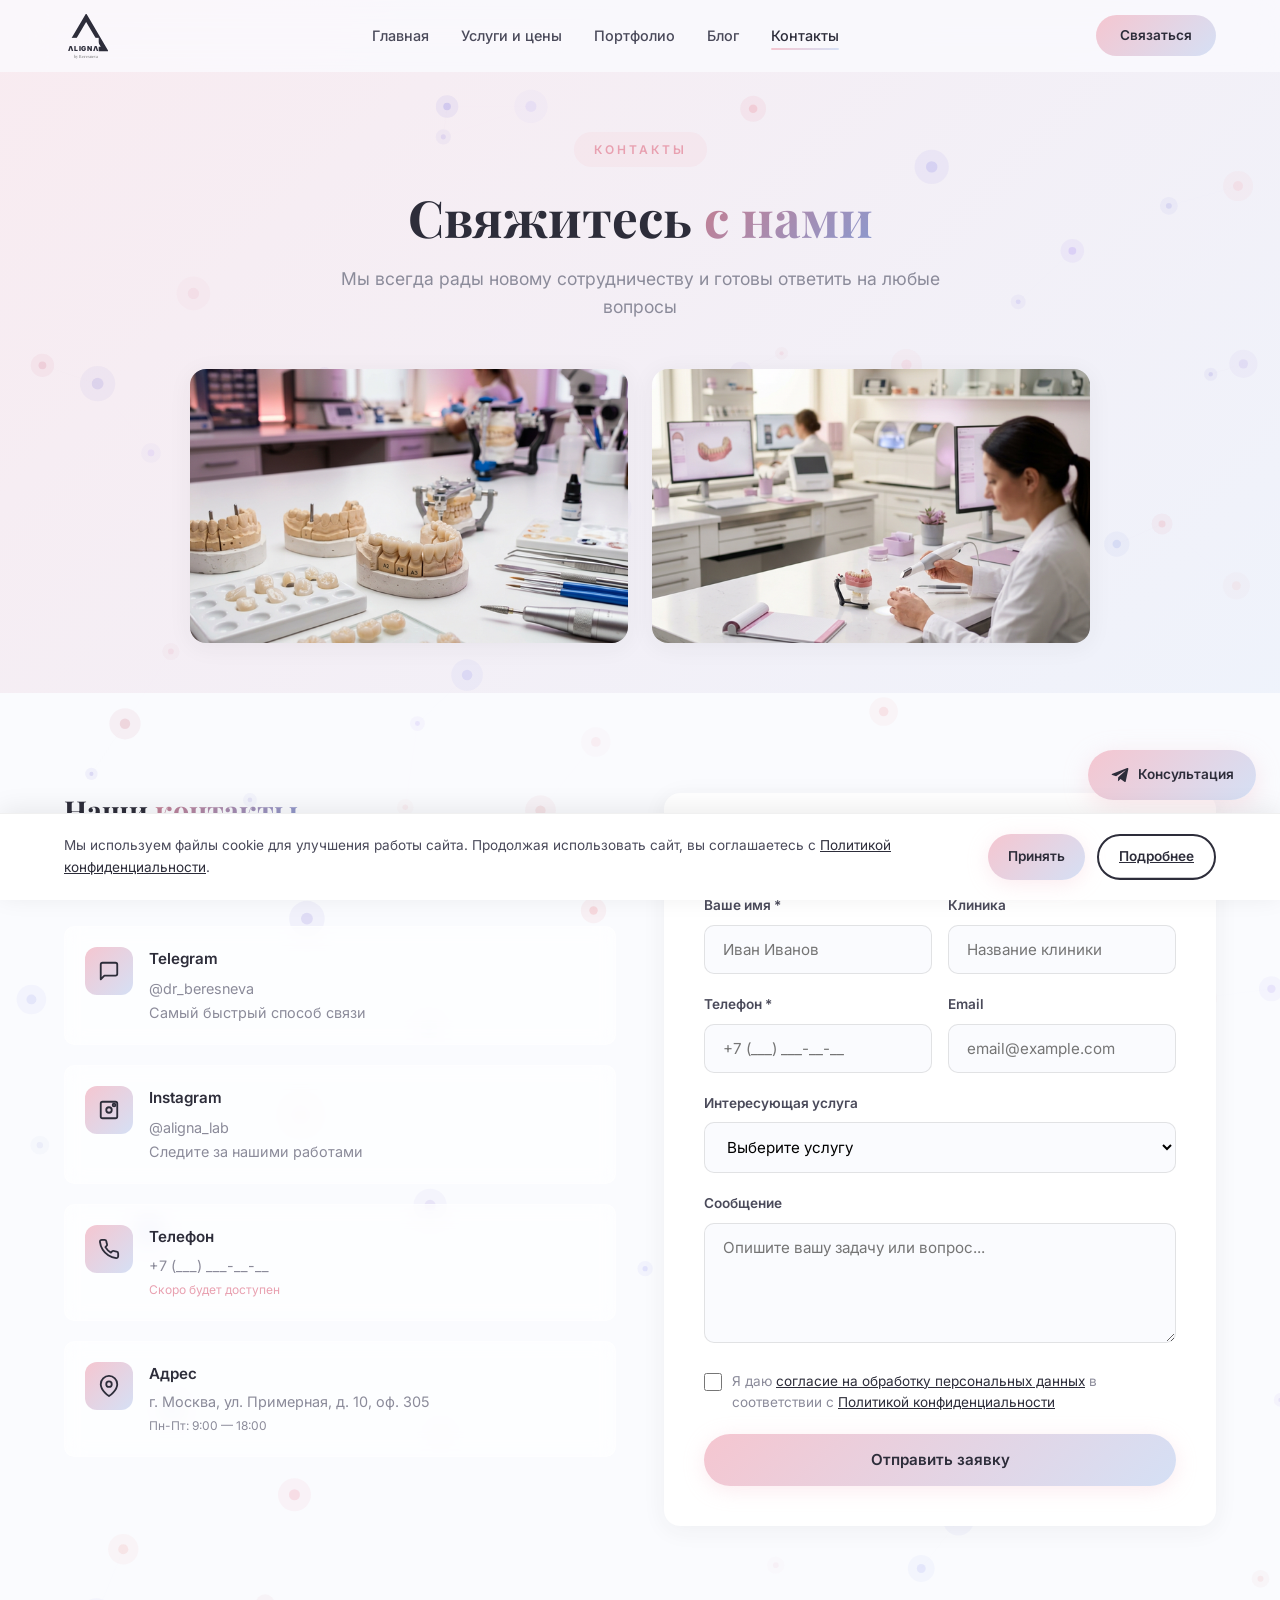
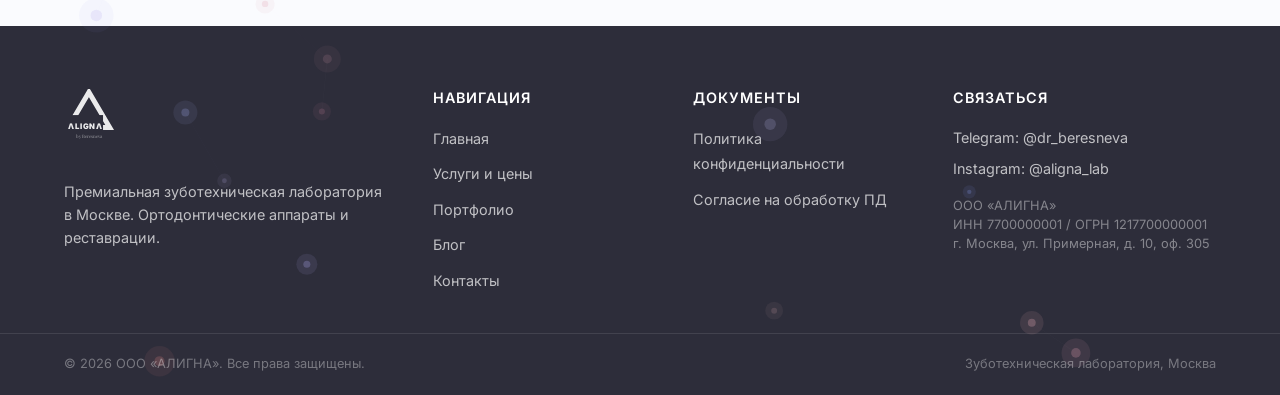
<file: contacts.html>
<!DOCTYPE html>
<html lang="ru">
<head>
    <meta charset="UTF-8">
    <meta name="viewport" content="width=device-width, initial-scale=1.0">
    <title>Контакты — ALIGNA by Beresneva</title>
    <meta name="description" content="Свяжитесь с зуботехнической лабораторией ALIGNA. Telegram, заявка на сайте, адрес в Москве.">
    <link rel="stylesheet" href="styles.css">
    <link rel="icon" type="image/svg+xml" href="favicon.svg">
</head>
<body>
    <div class="preloader" id="preloader"><div class="preloader-spinner"></div></div>

    <section class="page-header">
        <div class="container text-center">
            <div class="section-label">Контакты</div>
            <h1 class="section-title">Свяжитесь <span>с нами</span></h1>
            <p class="section-subtitle">Мы всегда рады новому сотрудничеству и готовы ответить на любые вопросы</p>

            <div class="page-images-row">
                <div class="page-image reveal"><img src="img/about-generated.png" alt="Рабочее пространство лаборатории"></div>
                <div class="page-image reveal reveal-delay-1"><img src="img/hero-generated.png" alt="Процесс работы в лаборатории ALIGNA"></div>
            </div>
        </div>
    </section>

    <section class="section">
        <div class="container">
            <div class="contacts-grid">
                <div>
                    <h2 class="section-title" style="font-size: 1.8rem;">Наши <span>контакты</span></h2>
                    <p style="color: var(--gray); margin-top: 8px;">Выберите удобный способ связи. Мы обычно отвечаем в течение часа в рабочее время.</p>

                    <div class="contact-info-list">
                        <div class="contact-info-item reveal">
                            <div class="contact-icon"><svg width="22" height="22" viewBox="0 0 24 24" fill="none" stroke="currentColor" stroke-width="2" stroke-linecap="round" stroke-linejoin="round"><path d="M21 15a2 2 0 0 1-2 2H7l-4 4V5a2 2 0 0 1 2-2h14a2 2 0 0 1 2 2z"/></svg></div>
                            <div>
                                <h4>Telegram</h4>
                                <a href="https://t.me/dr_beresneva" target="_blank">@dr_beresneva</a>
                                <p>Самый быстрый способ связи</p>
                            </div>
                        </div>
                        <div class="contact-info-item reveal reveal-delay-1">
                            <div class="contact-icon"><svg width="22" height="22" viewBox="0 0 24 24" fill="none" stroke="currentColor" stroke-width="2" stroke-linecap="round" stroke-linejoin="round"><rect x="3" y="3" width="18" height="18" rx="2" ry="2"/><circle cx="12" cy="12" r="3"/><circle cx="17.5" cy="6.5" r="1.5"/></svg></div>
                            <div>
                                <h4>Instagram</h4>
                                <a href="https://www.instagram.com/aligna_lab" target="_blank">@aligna_lab</a>
                                <p>Следите за нашими работами</p>
                            </div>
                        </div>
                        <div class="contact-info-item reveal reveal-delay-2">
                            <div class="contact-icon"><svg width="22" height="22" viewBox="0 0 24 24" fill="none" stroke="currentColor" stroke-width="2" stroke-linecap="round" stroke-linejoin="round"><path d="M22 16.92v3a2 2 0 0 1-2.18 2 19.79 19.79 0 0 1-8.63-3.07 19.5 19.5 0 0 1-6-6 19.79 19.79 0 0 1-3.07-8.67A2 2 0 0 1 4.11 2h3a2 2 0 0 1 2 1.72c.127.96.361 1.903.7 2.81a2 2 0 0 1-.45 2.11L8.09 9.91a16 16 0 0 0 6 6l1.27-1.27a2 2 0 0 1 2.11-.45c.907.339 1.85.573 2.81.7A2 2 0 0 1 22 16.92z"/></svg></div>
                            <div>
                                <h4>Телефон</h4>
                                <p>+7 (___) ___-__-__ <br><small style="color: var(--pink-dark);">Скоро будет доступен</small></p>
                            </div>
                        </div>
                        <div class="contact-info-item reveal">
                            <div class="contact-icon"><svg width="22" height="22" viewBox="0 0 24 24" fill="none" stroke="currentColor" stroke-width="2" stroke-linecap="round" stroke-linejoin="round"><path d="M21 10c0 7-9 13-9 13s-9-6-9-13a9 9 0 0 1 18 0z"/><circle cx="12" cy="10" r="3"/></svg></div>
                            <div>
                                <h4>Адрес</h4>
                                <p>г. Москва, ул. Примерная, д. 10, оф. 305</p>
                                <p><small>Пн-Пт: 9:00 — 18:00</small></p>
                            </div>
                        </div>
                    </div>
                </div>

                <div class="contact-form reveal" id="contactFormWrapper">
                    <h3>Оставьте заявку</h3>
                    <form id="contactForm">
                        <div class="form-row">
                            <div class="form-group">
                                <label for="name">Ваше имя *</label>
                                <input type="text" id="name" name="name" required placeholder="Иван Иванов">
                            </div>
                            <div class="form-group">
                                <label for="clinic">Клиника</label>
                                <input type="text" id="clinic" name="clinic" placeholder="Название клиники">
                            </div>
                        </div>
                        <div class="form-row">
                            <div class="form-group">
                                <label for="phone">Телефон *</label>
                                <input type="tel" id="phone" name="phone" required placeholder="+7 (___) ___-__-__">
                            </div>
                            <div class="form-group">
                                <label for="email">Email</label>
                                <input type="email" id="email" name="email" placeholder="email@example.com">
                            </div>
                        </div>
                        <div class="form-group">
                            <label for="service">Интересующая услуга</label>
                            <select id="service" name="service">
                                <option value="">Выберите услугу</option>
                                <option>Ортодонтические пластинки</option>
                                <option>Элайнеры и каппы</option>
                                <option>Несъёмные аппараты</option>
                                <option>Каппы и сплинты</option>
                                <option>Ретейнеры</option>
                                <option>3D-моделирование</option>
                                <option>Другое</option>
                            </select>
                        </div>
                        <div class="form-group">
                            <label for="message">Сообщение</label>
                            <textarea id="message" name="message" placeholder="Опишите вашу задачу или вопрос..."></textarea>
                        </div>
                        <div class="form-consent">
                            <input type="checkbox" id="consentCheckbox" required>
                            <label for="consentCheckbox">Я даю <a href="consent.html" target="_blank">согласие на обработку персональных данных</a> в соответствии с <a href="privacy.html" target="_blank">Политикой конфиденциальности</a></label>
                        </div>
                        <button type="submit" class="btn btn-primary" style="width: 100%;">Отправить заявку</button>
                    </form>
                </div>
            </div>
        </div>
    </section>

    <script src="components.js"></script>
    <script src="script.js"></script>
</body>
</html>
</file>
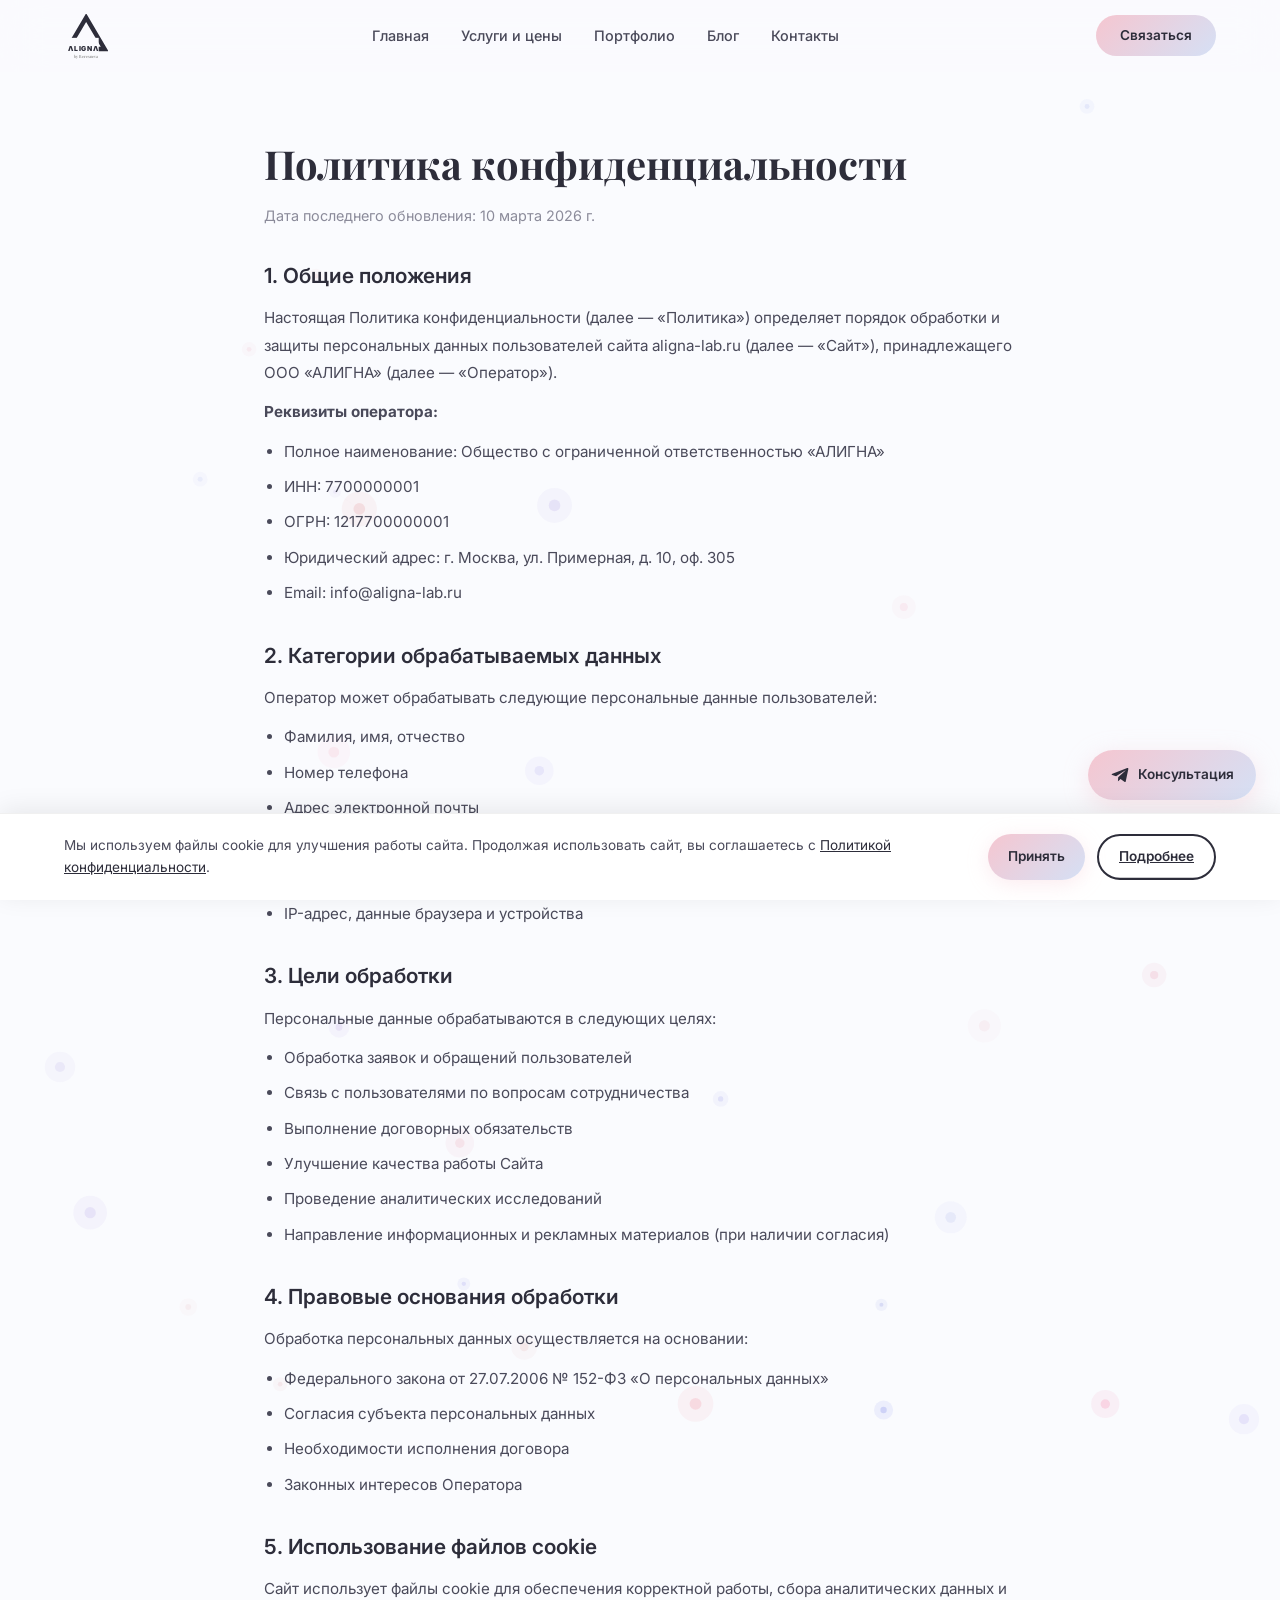
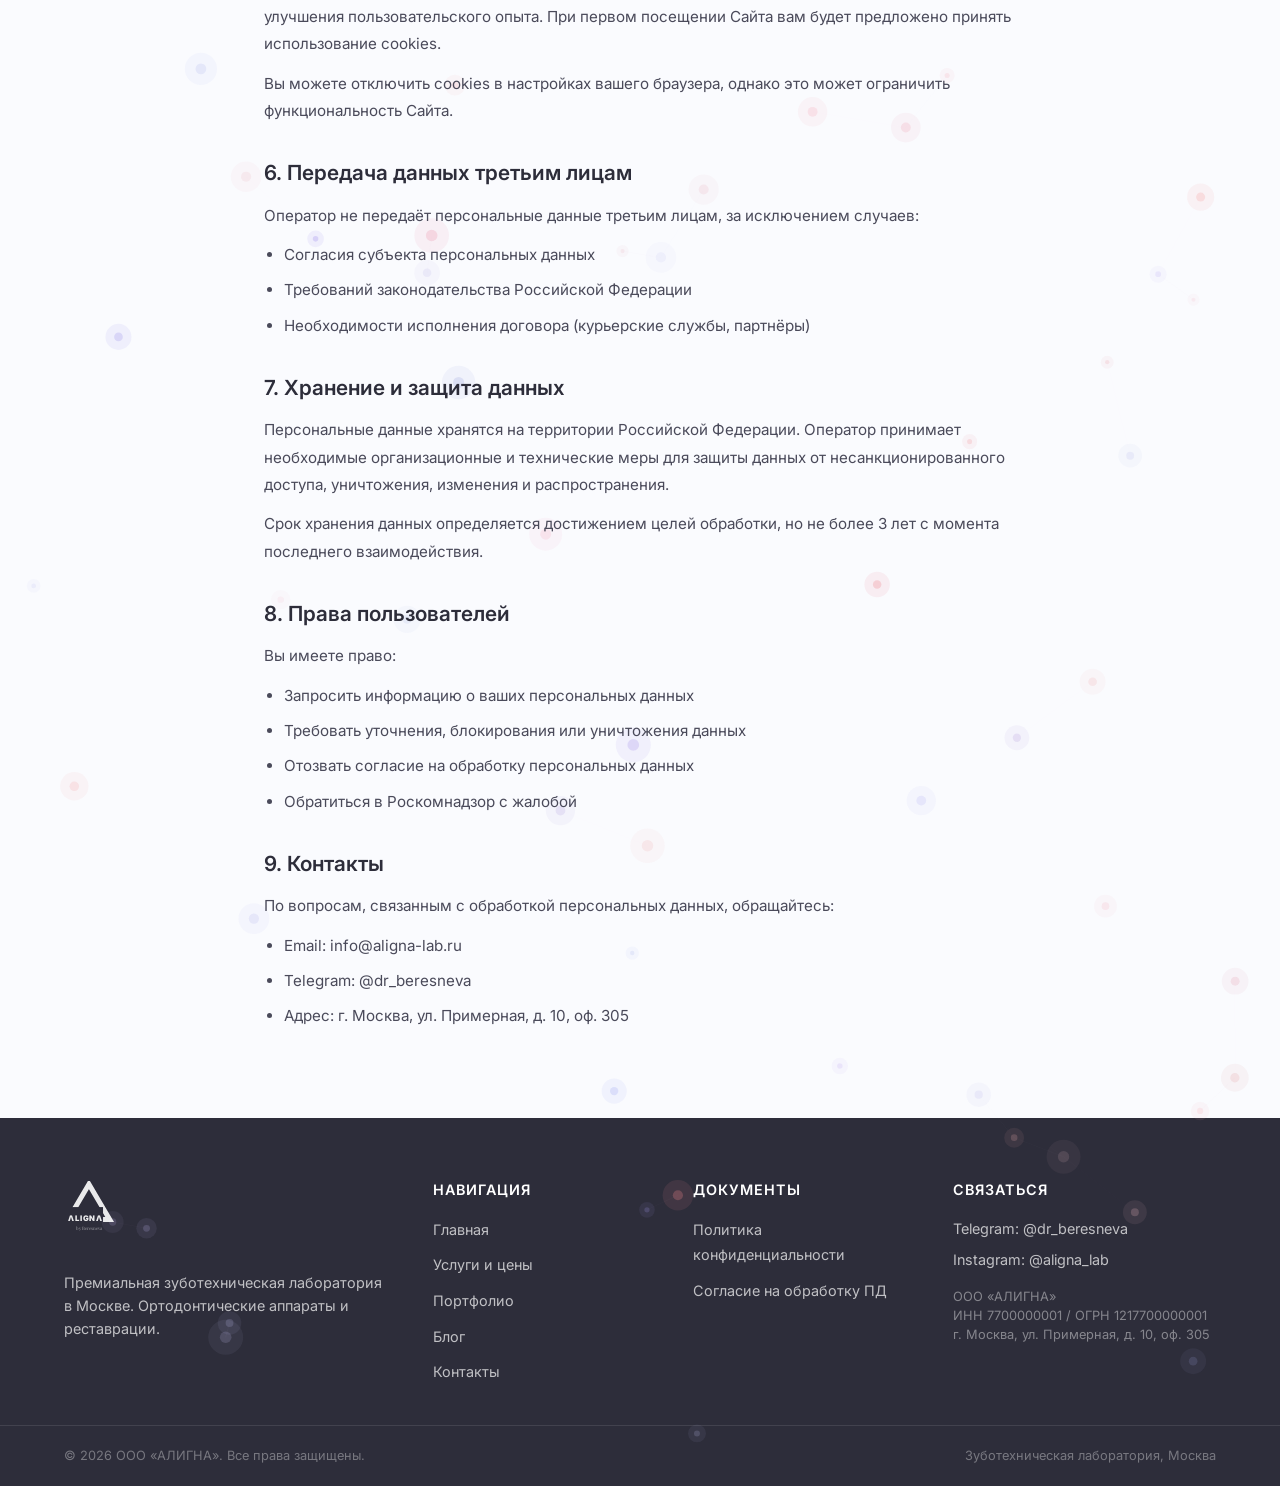
<file: privacy.html>
<!DOCTYPE html>
<html lang="ru">
<head>
    <meta charset="UTF-8">
    <meta name="viewport" content="width=device-width, initial-scale=1.0">
    <title>Политика конфиденциальности — ALIGNA by Beresneva</title>
    <meta name="description" content="Политика конфиденциальности ООО «АЛИГНА». Правила обработки персональных данных.">
    <link rel="stylesheet" href="styles.css">
    <link rel="icon" type="image/svg+xml" href="favicon.svg">
</head>
<body>
    <div class="preloader" id="preloader"><div class="preloader-spinner"></div></div>

    <div class="legal-page">
        <div class="container" style="max-width: 800px;">
            <h1>Политика конфиденциальности</h1>
            <p class="legal-date">Дата последнего обновления: 10 марта 2026 г.</p>

            <div class="legal-content">
                <h2>1. Общие положения</h2>
                <p>Настоящая Политика конфиденциальности (далее — «Политика») определяет порядок обработки и защиты персональных данных пользователей сайта aligna-lab.ru (далее — «Сайт»), принадлежащего ООО «АЛИГНА» (далее — «Оператор»).</p>
                <p><strong>Реквизиты оператора:</strong></p>
                <ul>
                    <li>Полное наименование: Общество с ограниченной ответственностью «АЛИГНА»</li>
                    <li>ИНН: 7700000001</li>
                    <li>ОГРН: 1217700000001</li>
                    <li>Юридический адрес: г. Москва, ул. Примерная, д. 10, оф. 305</li>
                    <li>Email: info@aligna-lab.ru</li>
                </ul>

                <h2>2. Категории обрабатываемых данных</h2>
                <p>Оператор может обрабатывать следующие персональные данные пользователей:</p>
                <ul>
                    <li>Фамилия, имя, отчество</li>
                    <li>Номер телефона</li>
                    <li>Адрес электронной почты</li>
                    <li>Название клиники/организации</li>
                    <li>Данные о предпочтениях и интересах (на основе cookies)</li>
                    <li>IP-адрес, данные браузера и устройства</li>
                </ul>

                <h2>3. Цели обработки</h2>
                <p>Персональные данные обрабатываются в следующих целях:</p>
                <ul>
                    <li>Обработка заявок и обращений пользователей</li>
                    <li>Связь с пользователями по вопросам сотрудничества</li>
                    <li>Выполнение договорных обязательств</li>
                    <li>Улучшение качества работы Сайта</li>
                    <li>Проведение аналитических исследований</li>
                    <li>Направление информационных и рекламных материалов (при наличии согласия)</li>
                </ul>

                <h2>4. Правовые основания обработки</h2>
                <p>Обработка персональных данных осуществляется на основании:</p>
                <ul>
                    <li>Федерального закона от 27.07.2006 № 152-ФЗ «О персональных данных»</li>
                    <li>Согласия субъекта персональных данных</li>
                    <li>Необходимости исполнения договора</li>
                    <li>Законных интересов Оператора</li>
                </ul>

                <h2>5. Использование файлов cookie</h2>
                <p>Сайт использует файлы cookie для обеспечения корректной работы, сбора аналитических данных и улучшения пользовательского опыта. При первом посещении Сайта вам будет предложено принять использование cookies.</p>
                <p>Вы можете отключить cookies в настройках вашего браузера, однако это может ограничить функциональность Сайта.</p>

                <h2>6. Передача данных третьим лицам</h2>
                <p>Оператор не передаёт персональные данные третьим лицам, за исключением случаев:</p>
                <ul>
                    <li>Согласия субъекта персональных данных</li>
                    <li>Требований законодательства Российской Федерации</li>
                    <li>Необходимости исполнения договора (курьерские службы, партнёры)</li>
                </ul>

                <h2>7. Хранение и защита данных</h2>
                <p>Персональные данные хранятся на территории Российской Федерации. Оператор принимает необходимые организационные и технические меры для защиты данных от несанкционированного доступа, уничтожения, изменения и распространения.</p>
                <p>Срок хранения данных определяется достижением целей обработки, но не более 3 лет с момента последнего взаимодействия.</p>

                <h2>8. Права пользователей</h2>
                <p>Вы имеете право:</p>
                <ul>
                    <li>Запросить информацию о ваших персональных данных</li>
                    <li>Требовать уточнения, блокирования или уничтожения данных</li>
                    <li>Отозвать согласие на обработку персональных данных</li>
                    <li>Обратиться в Роскомнадзор с жалобой</li>
                </ul>

                <h2>9. Контакты</h2>
                <p>По вопросам, связанным с обработкой персональных данных, обращайтесь:</p>
                <ul>
                    <li>Email: info@aligna-lab.ru</li>
                    <li>Telegram: <a href="https://t.me/dr_beresneva" target="_blank">@dr_beresneva</a></li>
                    <li>Адрес: г. Москва, ул. Примерная, д. 10, оф. 305</li>
                </ul>
            </div>
        </div>
    </div>

    <script src="components.js"></script>
    <script src="script.js"></script>
</body>
</html>
</file>
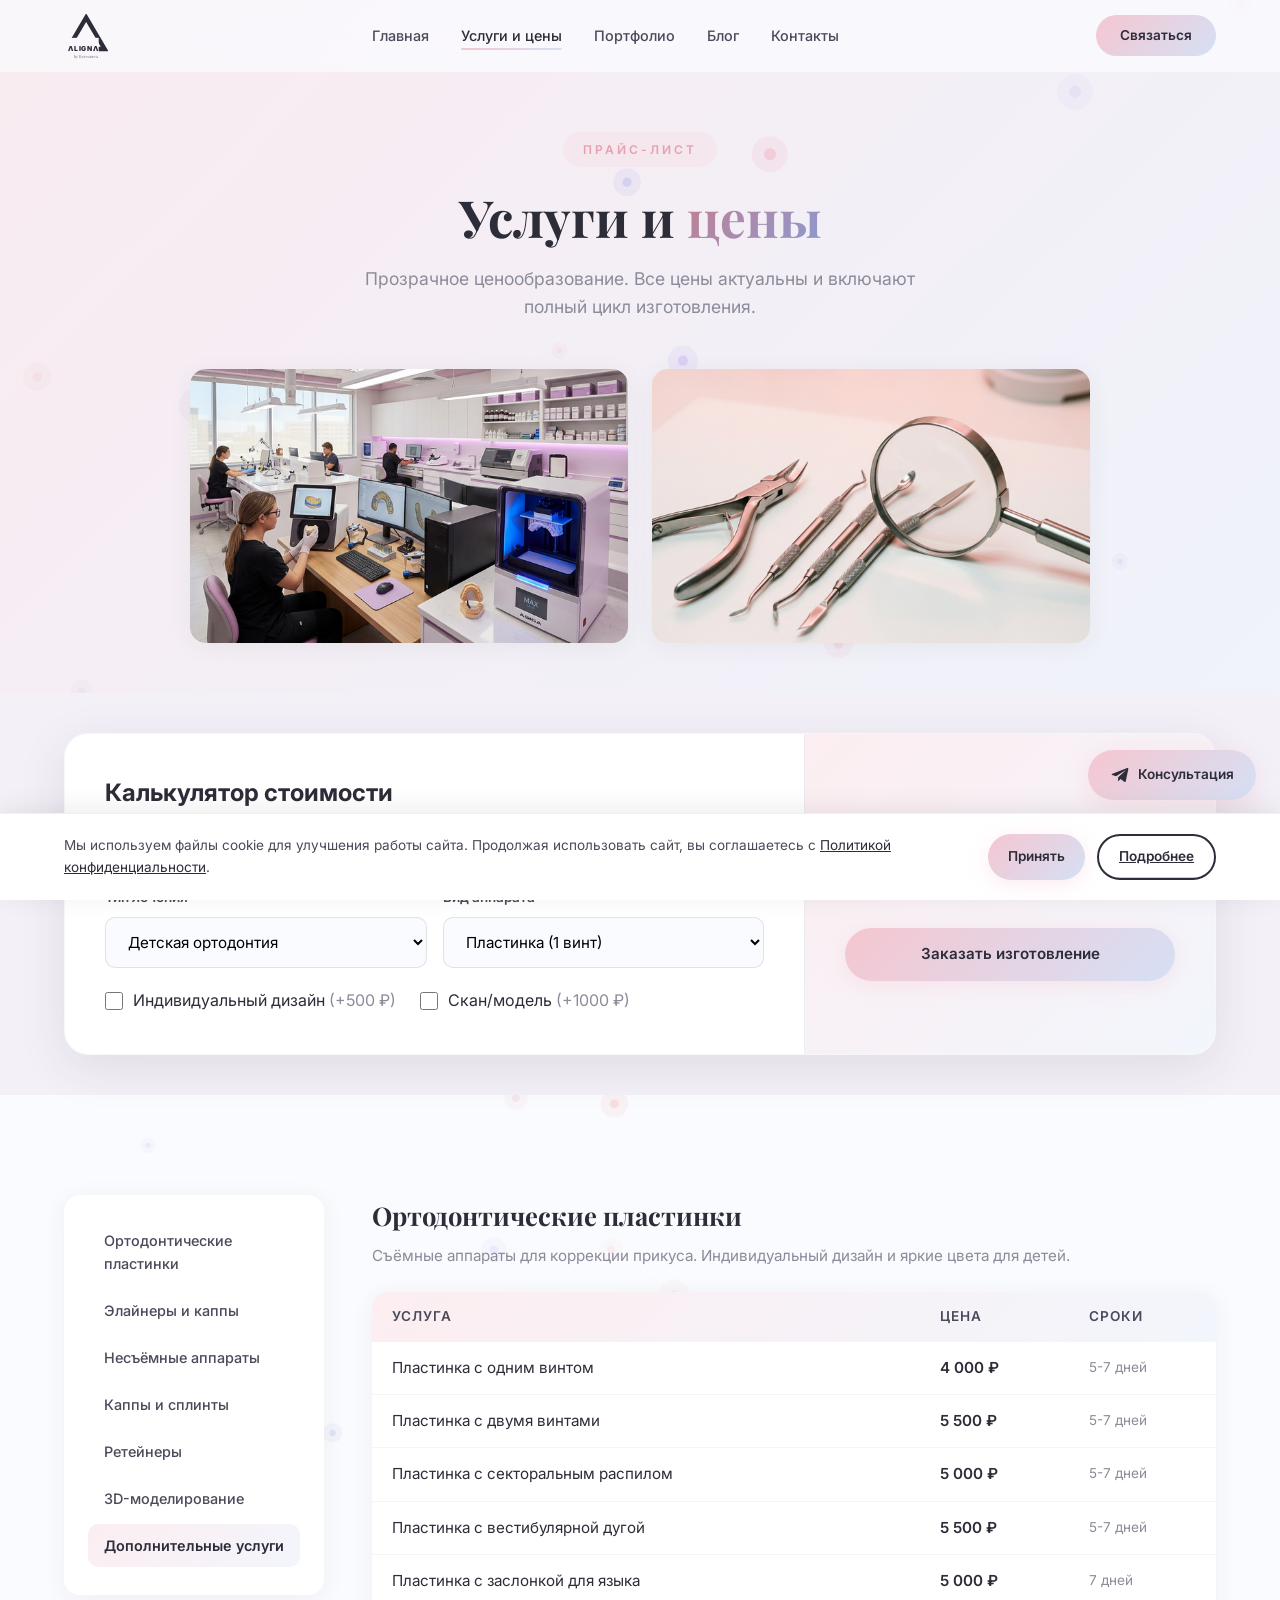
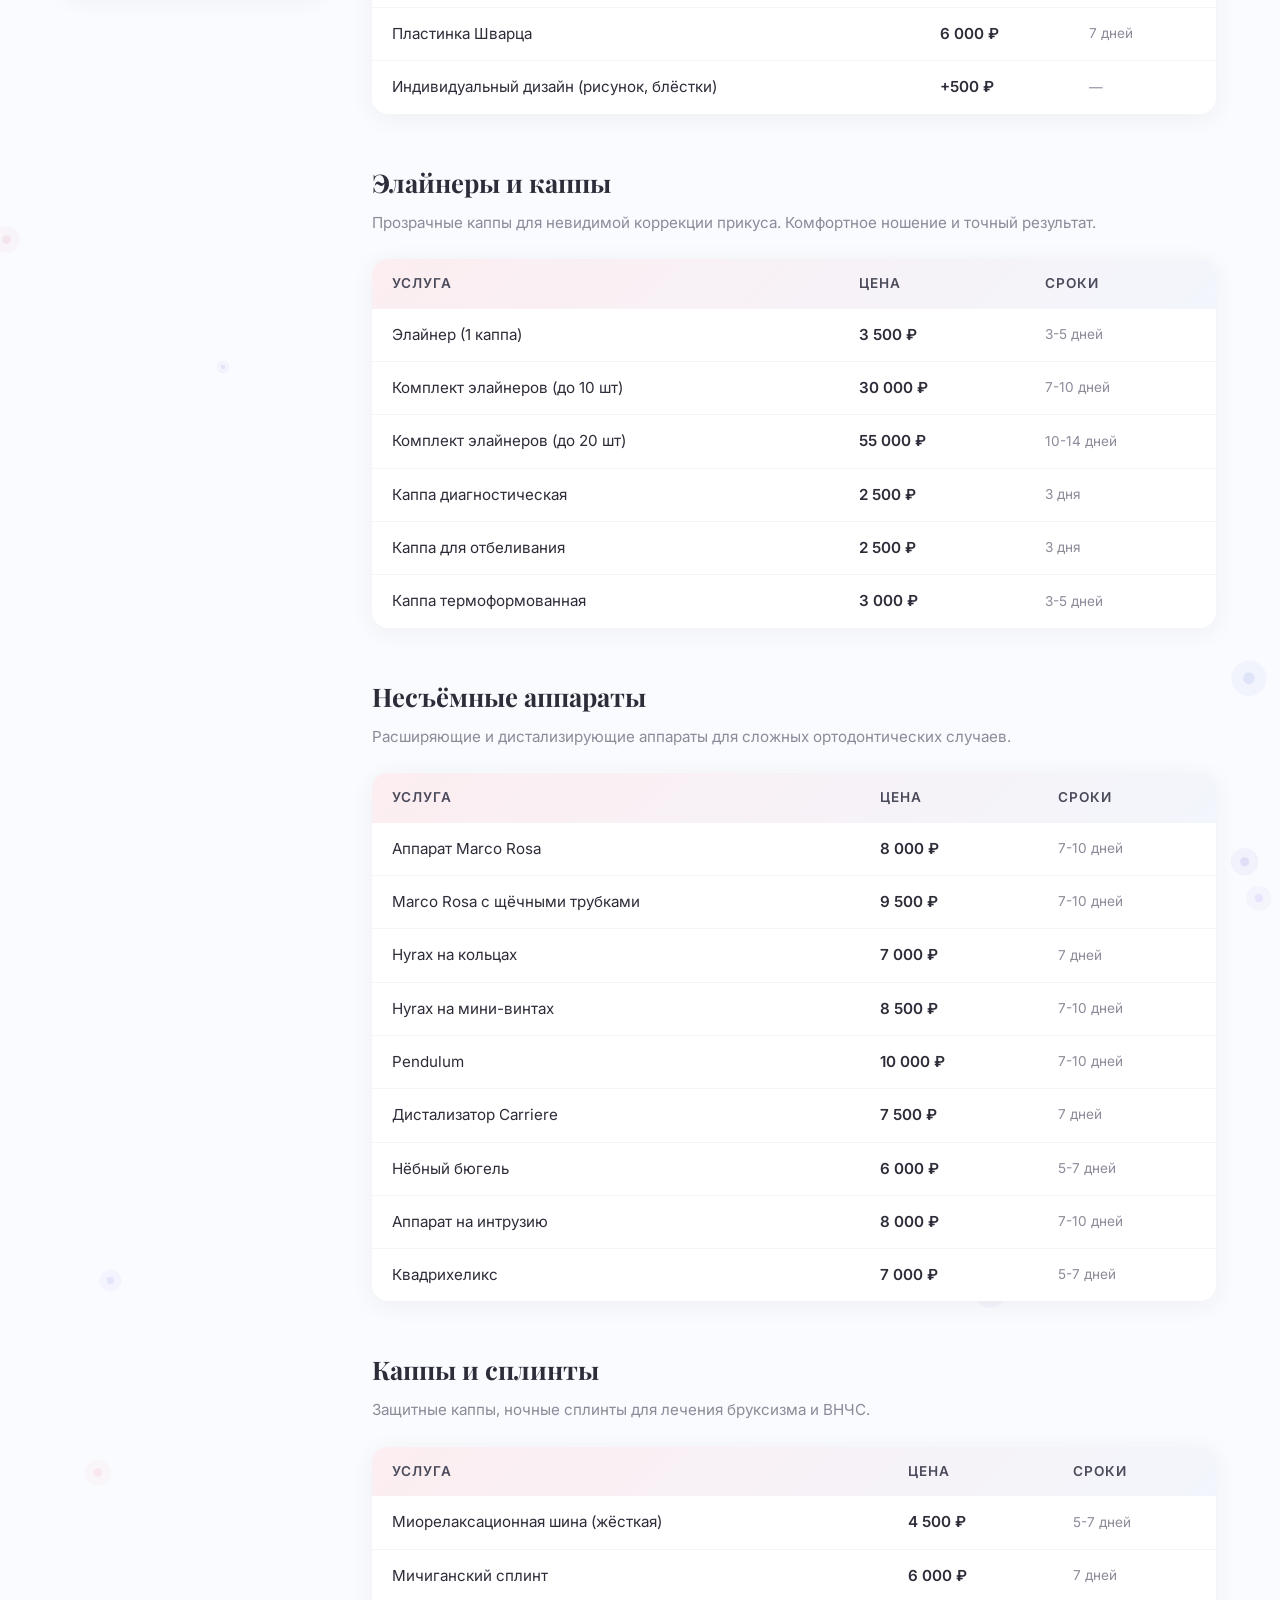
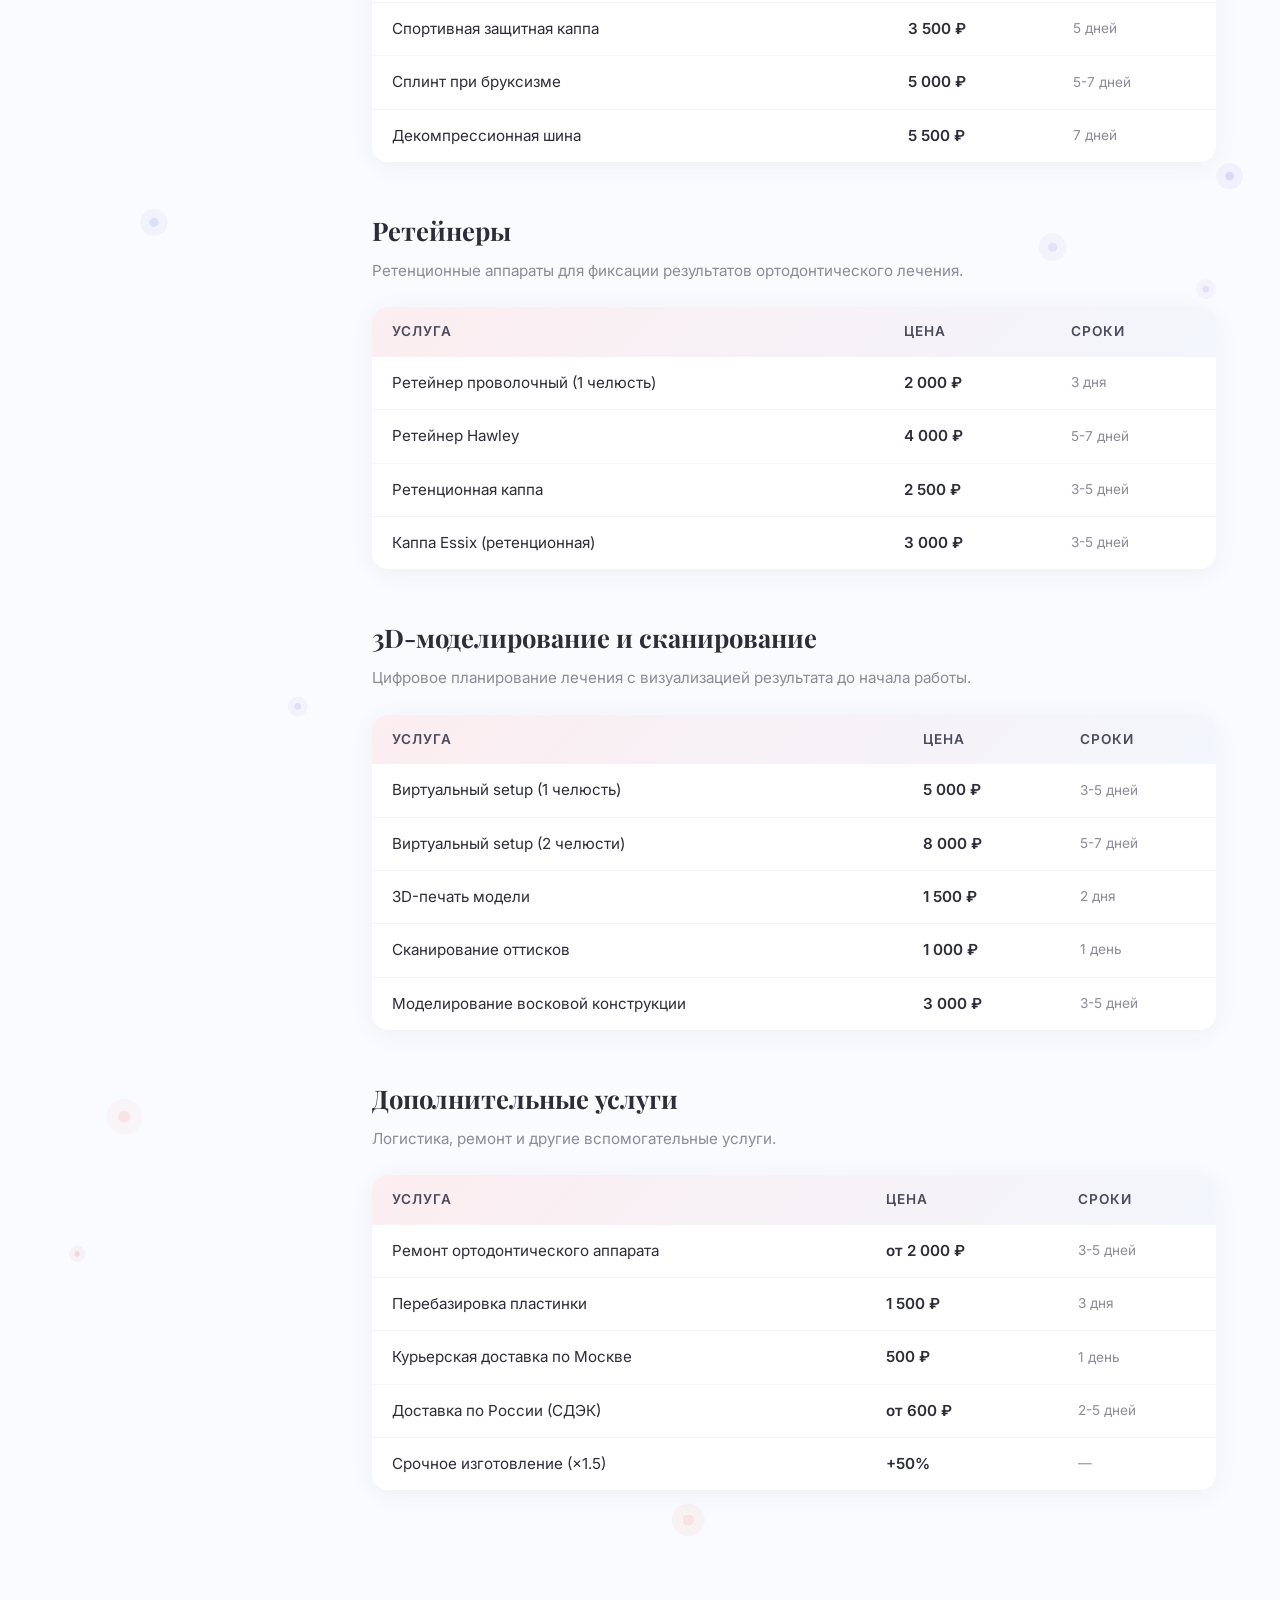
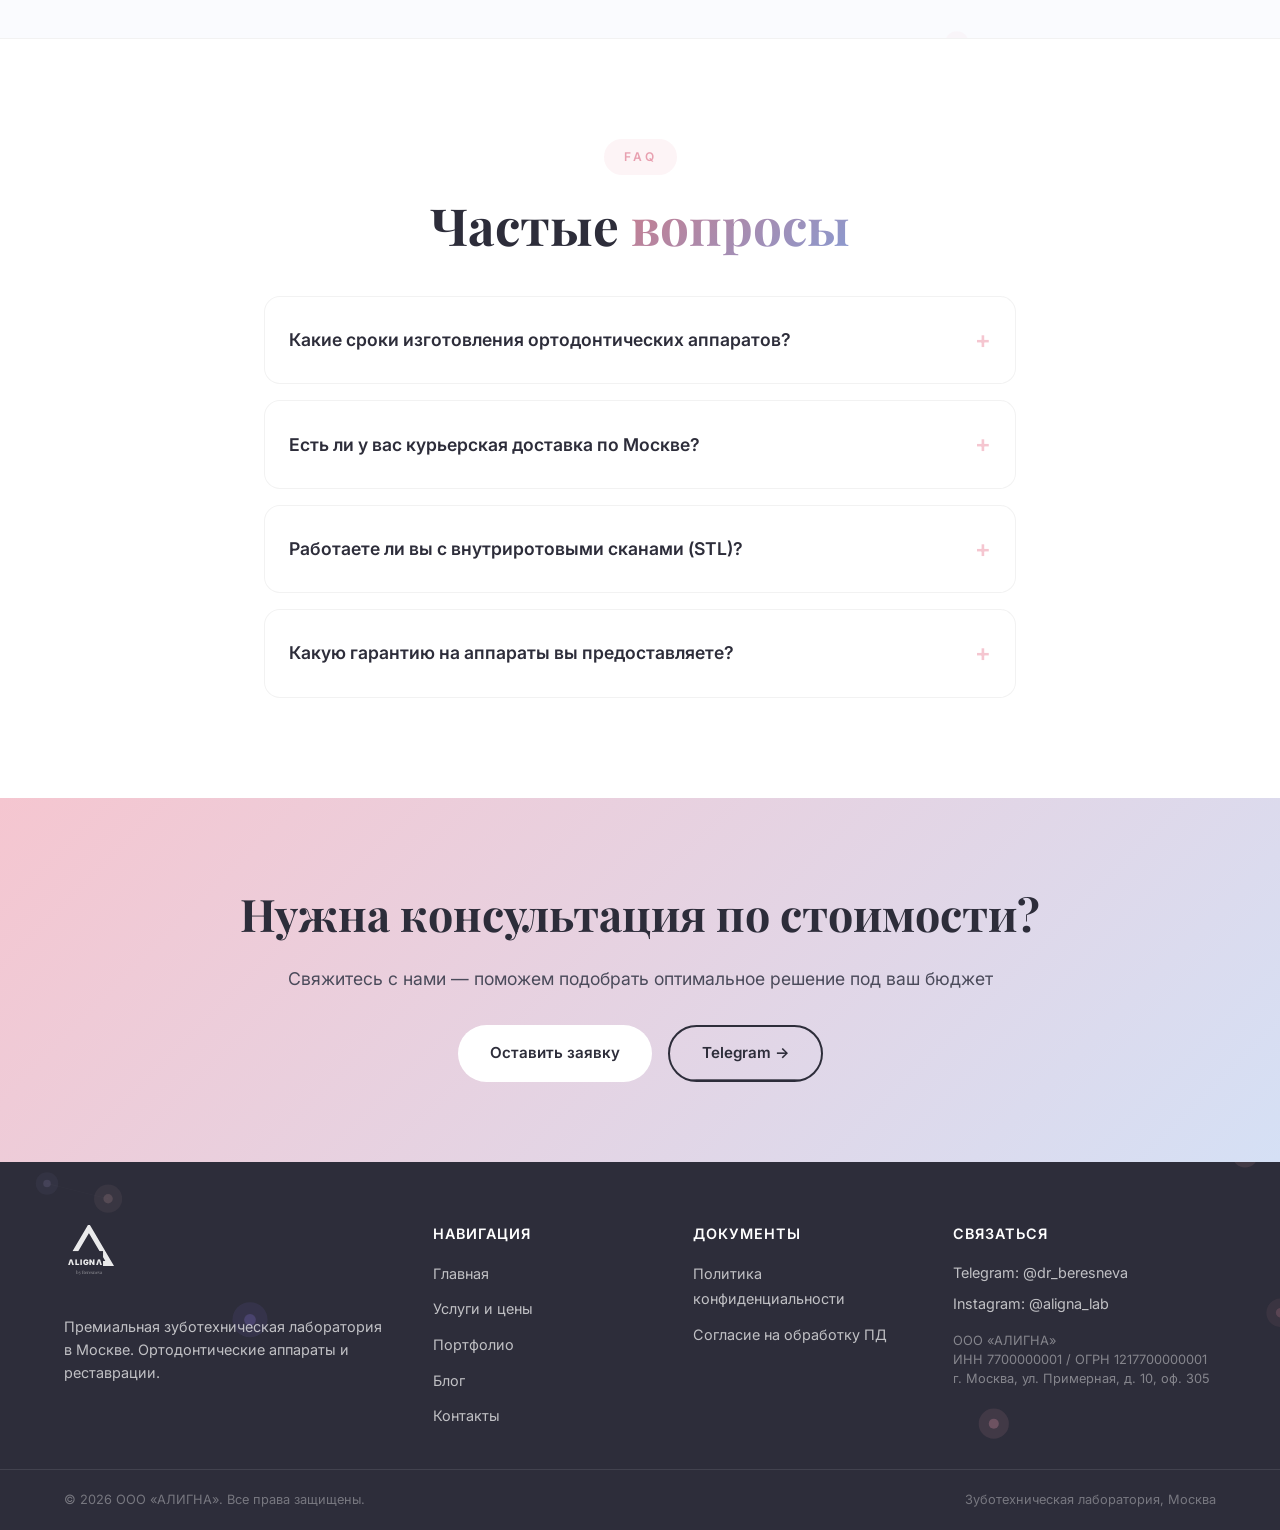
<file: services.html>
<!DOCTYPE html>
<html lang="ru">
<head>
    <meta charset="UTF-8">
    <meta name="viewport" content="width=device-width, initial-scale=1.0">
    <title>Услуги и цены — ALIGNA by Beresneva</title>
    <meta name="description" content="Подробный прайс-лист зуботехнической лаборатории ALIGNA. Элайнеры, ортодонтические пластинки, несъёмные аппараты, каппы, ретейнеры, 3D-моделирование.">
    <link rel="stylesheet" href="styles.css">

    <!-- Schema.org FAQPage -->
    <script type="application/ld+json">
    {
      "@context": "https://schema.org",
      "@type": "FAQPage",
      "mainEntity": [{
        "@type": "Question",
        "name": "Какие сроки изготовления ортодонтических аппаратов?",
        "acceptedAnswer": {
          "@type": "Answer",
          "text": "Стандартные сроки: детские пластинки — 5-7 дней, каппы и ретейнеры — 3-5 дней, элайнеры — от 7 рабочих дней в зависимости от сложности плана лечения."
        }
      }, {
        "@type": "Question",
        "name": "Есть ли у вас курьерская доставка по Москве?",
        "acceptedAnswer": {
          "@type": "Answer",
          "text": "Да, у нас есть собственная курьерская служба. Забор слепков и доставка готовых аппаратов по Москве стоит 500 ₽ и осуществляется на следующий рабочий день."
        }
      }, {
        "@type": "Question",
        "name": "Работаете ли вы с внутриротовыми сканами?",
        "acceptedAnswer": {
          "@type": "Answer",
          "text": "Да, мы принимаем цифровые сканы в формате STL и PLY. Вы можете загрузить их через личный кабинет врача или отправить на нашу рабочую почту."
        }
      }]
    }
    </script>
    <link rel="icon" type="image/svg+xml" href="favicon.svg">
</head>
<body>
    <div class="preloader" id="preloader"><div class="preloader-spinner"></div></div>

    <!-- Page Header -->
    <section class="page-header">
        <div class="container text-center">
            <div class="section-label">Прайс-лист</div>
            <h1 class="section-title">Услуги и <span>цены</span></h1>
            <p class="section-subtitle">Прозрачное ценообразование. Все цены актуальны и включают полный цикл изготовления.</p>
            
            <div class="page-images-row">
                <div class="page-image reveal"><img src="img/services-equipment.png" alt="Оборудование зуботехнической лаборатории"></div>
                <div class="page-image reveal reveal-delay-1"><img src="img/services-tools.png" alt="Инструменты зубного техника"></div>
            </div>
        </div>
    </section>

    <!-- Interactive Calculator -->
    <section class="section" style="background: var(--bg-alt); padding-top: 40px; padding-bottom: 40px;">
        <div class="container">
            <div class="calc-card reveal">
                <div class="calc-content">
                    <h2>Калькулятор стоимости</h2>
                    <p style="color: var(--gray); margin-bottom: 24px;">Рассчитайте примерную стоимость аппарата для вашего пациента. Окончательная цена может зависеть от индивидуальных особенностей.</p>
                    <form id="priceCalc">
                        <div class="form-row">
                            <div class="form-group">
                                <label>Тип лечения</label>
                                <select id="calcType">
                                    <option value="child">Детская ортодонтия</option>
                                    <option value="adult">Взрослая ортодонтия</option>
                                </select>
                            </div>
                            <div class="form-group">
                                <label>Вид аппарата</label>
                                <select id="calcAppliance">
                                    <option value="plate1" data-price="4000">Пластинка (1 винт)</option>
                                    <option value="plate2" data-price="5500">Пластинка (2 винта)</option>
                                    <option value="marcorosa" data-price="8000">Аппарат Marco Rosa</option>
                                    <option value="retainer" data-price="2000">Проволочный ретейнер</option>
                                </select>
                            </div>
                        </div>
                        <div id="calcOptionsRow" style="display:flex; gap:24px; flex-wrap:wrap;">
                            <label class="checkbox-label" style="display:flex; align-items:center; gap:10px; cursor:pointer; width: max-content;">
                                <input type="checkbox" id="calcDesign" value="500" style="width:18px; height:18px; margin:0; flex-shrink:0;">
                                <span>Индивидуальный дизайн <span style="color:var(--gray);">(+500 ₽)</span></span>
                            </label>
                            <label class="checkbox-label" style="display:flex; align-items:center; gap:10px; cursor:pointer; width: max-content;">
                                <input type="checkbox" id="calcScan" value="1000" style="width:18px; height:18px; margin:0; flex-shrink:0;">
                                <span>Скан/модель <span style="color:var(--gray);">(+1000 ₽)</span></span>
                            </label>
                        </div>
                    </form>
                </div>
                <div class="calc-result">
                    <div class="calc-result-label">Примерная стоимость:</div>
                    <div class="calc-result-value" id="calcTotal">4 000 ₽</div>
                    <a href="contacts.html" class="btn btn-primary" style="width:100%; text-align:center;">Заказать изготовление</a>
                </div>
            </div>
        </div>
    </section>

    <!-- Services Layout -->
    <section class="section">
        <div class="container">
            <div class="services-page-layout">

                <!-- Sidebar -->
                <aside class="services-sidebar">
                    <a href="#plates" class="sidebar-link active">Ортодонтические пластинки</a>
                    <a href="#aligners" class="sidebar-link">Элайнеры и каппы</a>
                    <a href="#fixed" class="sidebar-link">Несъёмные аппараты</a>
                    <a href="#splints" class="sidebar-link">Каппы и сплинты</a>
                    <a href="#retainers" class="sidebar-link">Ретейнеры</a>
                    <a href="#modeling" class="sidebar-link">3D-моделирование</a>
                    <a href="#additional" class="sidebar-link">Дополнительные услуги</a>
                </aside>

                <!-- Pricing Content -->
                <div class="services-content">

                    <!-- Ортодонтические пластинки -->
                    <div class="price-category reveal" id="plates">
                        <h2>Ортодонтические пластинки</h2>
                        <p>Съёмные аппараты для коррекции прикуса. Индивидуальный дизайн и яркие цвета для детей.</p>
                        <table class="price-table">
                            <thead>
                                <tr><th>Услуга</th><th>Цена</th><th>Сроки</th></tr>
                            </thead>
                            <tbody>
                                <tr><td>Пластинка с одним винтом</td><td class="price">4 000 ₽</td><td class="timeline">5-7 дней</td></tr>
                                <tr><td>Пластинка с двумя винтами</td><td class="price">5 500 ₽</td><td class="timeline">5-7 дней</td></tr>
                                <tr><td>Пластинка с секторальным распилом</td><td class="price">5 000 ₽</td><td class="timeline">5-7 дней</td></tr>
                                <tr><td>Пластинка с вестибулярной дугой</td><td class="price">5 500 ₽</td><td class="timeline">5-7 дней</td></tr>
                                <tr><td>Пластинка с заслонкой для языка</td><td class="price">5 000 ₽</td><td class="timeline">7 дней</td></tr>
                                <tr><td>Пластинка Шварца</td><td class="price">6 000 ₽</td><td class="timeline">7 дней</td></tr>
                                <tr><td>Индивидуальный дизайн (рисунок, блёстки)</td><td class="price">+500 ₽</td><td class="timeline">—</td></tr>
                            </tbody>
                        </table>
                    </div>

                    <!-- Элайнеры и каппы -->
                    <div class="price-category reveal" id="aligners">
                        <h2>Элайнеры и каппы</h2>
                        <p>Прозрачные каппы для невидимой коррекции прикуса. Комфортное ношение и точный результат.</p>
                        <table class="price-table">
                            <thead>
                                <tr><th>Услуга</th><th>Цена</th><th>Сроки</th></tr>
                            </thead>
                            <tbody>
                                <tr><td>Элайнер (1 каппа)</td><td class="price">3 500 ₽</td><td class="timeline">3-5 дней</td></tr>
                                <tr><td>Комплект элайнеров (до 10 шт)</td><td class="price">30 000 ₽</td><td class="timeline">7-10 дней</td></tr>
                                <tr><td>Комплект элайнеров (до 20 шт)</td><td class="price">55 000 ₽</td><td class="timeline">10-14 дней</td></tr>
                                <tr><td>Каппа диагностическая</td><td class="price">2 500 ₽</td><td class="timeline">3 дня</td></tr>
                                <tr><td>Каппа для отбеливания</td><td class="price">2 500 ₽</td><td class="timeline">3 дня</td></tr>
                                <tr><td>Каппа термоформованная</td><td class="price">3 000 ₽</td><td class="timeline">3-5 дней</td></tr>
                            </tbody>
                        </table>
                    </div>

                    <!-- Несъёмные аппараты -->
                    <div class="price-category reveal" id="fixed">
                        <h2>Несъёмные аппараты</h2>
                        <p>Расширяющие и дистализирующие аппараты для сложных ортодонтических случаев.</p>
                        <table class="price-table">
                            <thead>
                                <tr><th>Услуга</th><th>Цена</th><th>Сроки</th></tr>
                            </thead>
                            <tbody>
                                <tr><td>Аппарат Marco Rosa</td><td class="price">8 000 ₽</td><td class="timeline">7-10 дней</td></tr>
                                <tr><td>Marco Rosa с щёчными трубками</td><td class="price">9 500 ₽</td><td class="timeline">7-10 дней</td></tr>
                                <tr><td>Hyrax на кольцах</td><td class="price">7 000 ₽</td><td class="timeline">7 дней</td></tr>
                                <tr><td>Hyrax на мини-винтах</td><td class="price">8 500 ₽</td><td class="timeline">7-10 дней</td></tr>
                                <tr><td>Pendulum</td><td class="price">10 000 ₽</td><td class="timeline">7-10 дней</td></tr>
                                <tr><td>Дистализатор Carriere</td><td class="price">7 500 ₽</td><td class="timeline">7 дней</td></tr>
                                <tr><td>Нёбный бюгель</td><td class="price">6 000 ₽</td><td class="timeline">5-7 дней</td></tr>
                                <tr><td>Аппарат на интрузию</td><td class="price">8 000 ₽</td><td class="timeline">7-10 дней</td></tr>
                                <tr><td>Квадрихеликс</td><td class="price">7 000 ₽</td><td class="timeline">5-7 дней</td></tr>
                            </tbody>
                        </table>
                    </div>

                    <!-- Каппы и сплинты -->
                    <div class="price-category reveal" id="splints">
                        <h2>Каппы и сплинты</h2>
                        <p>Защитные каппы, ночные сплинты для лечения бруксизма и ВНЧС.</p>
                        <table class="price-table">
                            <thead>
                                <tr><th>Услуга</th><th>Цена</th><th>Сроки</th></tr>
                            </thead>
                            <tbody>
                                <tr><td>Миорелаксационная шина (жёсткая)</td><td class="price">4 500 ₽</td><td class="timeline">5-7 дней</td></tr>
                                <tr><td>Мичиганский сплинт</td><td class="price">6 000 ₽</td><td class="timeline">7 дней</td></tr>
                                <tr><td>Спортивная защитная каппа</td><td class="price">3 500 ₽</td><td class="timeline">5 дней</td></tr>
                                <tr><td>Сплинт при бруксизме</td><td class="price">5 000 ₽</td><td class="timeline">5-7 дней</td></tr>
                                <tr><td>Декомпрессионная шина</td><td class="price">5 500 ₽</td><td class="timeline">7 дней</td></tr>
                            </tbody>
                        </table>
                    </div>

                    <!-- Ретейнеры -->
                    <div class="price-category reveal" id="retainers">
                        <h2>Ретейнеры</h2>
                        <p>Ретенционные аппараты для фиксации результатов ортодонтического лечения.</p>
                        <table class="price-table">
                            <thead>
                                <tr><th>Услуга</th><th>Цена</th><th>Сроки</th></tr>
                            </thead>
                            <tbody>
                                <tr><td>Ретейнер проволочный (1 челюсть)</td><td class="price">2 000 ₽</td><td class="timeline">3 дня</td></tr>
                                <tr><td>Ретейнер Hawley</td><td class="price">4 000 ₽</td><td class="timeline">5-7 дней</td></tr>
                                <tr><td>Ретенционная каппа</td><td class="price">2 500 ₽</td><td class="timeline">3-5 дней</td></tr>
                                <tr><td>Каппа Essix (ретенционная)</td><td class="price">3 000 ₽</td><td class="timeline">3-5 дней</td></tr>
                            </tbody>
                        </table>
                    </div>

                    <!-- 3D-моделирование -->
                    <div class="price-category reveal" id="modeling">
                        <h2>3D-моделирование и сканирование</h2>
                        <p>Цифровое планирование лечения с визуализацией результата до начала работы.</p>
                        <table class="price-table">
                            <thead>
                                <tr><th>Услуга</th><th>Цена</th><th>Сроки</th></tr>
                            </thead>
                            <tbody>
                                <tr><td>Виртуальный setup (1 челюсть)</td><td class="price">5 000 ₽</td><td class="timeline">3-5 дней</td></tr>
                                <tr><td>Виртуальный setup (2 челюсти)</td><td class="price">8 000 ₽</td><td class="timeline">5-7 дней</td></tr>
                                <tr><td>3D-печать модели</td><td class="price">1 500 ₽</td><td class="timeline">2 дня</td></tr>
                                <tr><td>Сканирование оттисков</td><td class="price">1 000 ₽</td><td class="timeline">1 день</td></tr>
                                <tr><td>Моделирование восковой конструкции</td><td class="price">3 000 ₽</td><td class="timeline">3-5 дней</td></tr>
                            </tbody>
                        </table>
                    </div>

                    <!-- Дополнительные услуги -->
                    <div class="price-category reveal" id="additional">
                        <h2>Дополнительные услуги</h2>
                        <p>Логистика, ремонт и другие вспомогательные услуги.</p>
                        <table class="price-table">
                            <thead>
                                <tr><th>Услуга</th><th>Цена</th><th>Сроки</th></tr>
                            </thead>
                            <tbody>
                                <tr><td>Ремонт ортодонтического аппарата</td><td class="price">от 2 000 ₽</td><td class="timeline">3-5 дней</td></tr>
                                <tr><td>Перебазировка пластинки</td><td class="price">1 500 ₽</td><td class="timeline">3 дня</td></tr>
                                <tr><td>Курьерская доставка по Москве</td><td class="price">500 ₽</td><td class="timeline">1 день</td></tr>
                                <tr><td>Доставка по России (СДЭК)</td><td class="price">от 600 ₽</td><td class="timeline">2-5 дней</td></tr>
                                <tr><td>Срочное изготовление (×1.5)</td><td class="price">+50%</td><td class="timeline">—</td></tr>
                            </tbody>
                        </table>
                    </div>

                </div>
            </div>
        </div>
    </section>

    <!-- FAQ Section -->
    <section class="section" style="background: var(--white); border-top: 1px solid rgba(0,0,0,0.05);">
        <div class="container" style="max-width: 800px;">
            <div class="text-center" style="margin-bottom: 40px;">
                <div class="section-label">FAQ</div>
                <h2 class="section-title">Частые <span>вопросы</span></h2>
            </div>
            
            <div class="faq-list">
                <div class="faq-item reveal">
                    <button class="faq-question">Какие сроки изготовления ортодонтических аппаратов?<span class="faq-icon">+</span></button>
                    <div class="faq-answer"><p>Стандартные сроки: детские пластинки — 5-7 дней, каппы и ретейнеры — 3-5 дней, элайнеры — от 7 рабочих дней в зависимости от сложности плана лечения.</p></div>
                </div>
                <div class="faq-item reveal reveal-delay-1">
                    <button class="faq-question">Есть ли у вас курьерская доставка по Москве?<span class="faq-icon">+</span></button>
                    <div class="faq-answer"><p>Да, у нас есть собственная курьерская служба. Забор слепков и доставка готовых аппаратов по Москве стоит 500 ₽ и осуществляется на следующий рабочий день. Также мы отправляем аппараты СДЭКом по всей России.</p></div>
                </div>
                <div class="faq-item reveal reveal-delay-2">
                    <button class="faq-question">Работаете ли вы с внутриротовыми сканами (STL)?<span class="faq-icon">+</span></button>
                    <div class="faq-answer"><p>Да, мы принимаем цифровые сканы в формате STL и PLY. Наша лаборатория полностью интегрирована с цифровым протоколом. Вы можете прислать сканы на почту или загрузить их в облако.</p></div>
                </div>
                <div class="faq-item reveal reveal-delay-3">
                    <button class="faq-question">Какую гарантию на аппараты вы предоставляете?<span class="faq-icon">+</span></button>
                    <div class="faq-answer"><p>Мы даем гарантию 3-6 месяцев на пластинки и каппы (в зависимости от соблюдения пациентом правил ношения). В случае поломки аппарата по вине лаборатории переделка осуществляется за наш счет в кратчайшие сроки.</p></div>
                </div>
            </div>
        </div>
    </section>

    <!-- CTA -->
    <section class="cta-section">
        <div class="container">
            <h2>Нужна консультация по стоимости?</h2>
            <p>Свяжитесь с нами — поможем подобрать оптимальное решение под ваш бюджет</p>
            <div class="cta-actions">
                <a href="contacts.html" class="btn btn-white">Оставить заявку</a>
                <a href="https://t.me/dr_beresneva" target="_blank" class="btn btn-outline" style="border-color: var(--dark);">Telegram →</a>
            </div>
        </div>
    </section>

    <script src="components.js"></script>
    <script src="script.js"></script>
</body>
</html>
</file>
<file: styles.css>
/* ===== ALIGNA Lab — Complete Stylesheet v2 ===== */

/* ── Google Fonts ── */
@import url('https://fonts.googleapis.com/css2?family=Inter:wght@300;400;500;600;700&family=Playfair+Display:ital,wght@0,400;0,600;0,700;1,400&display=swap');

/* ── Design Tokens ── */
:root {
    --pink: #F5C6D0;
    --pink-dark: #E8A0B0;
    --lavender: #D5E0F5;
    --lavender-dark: #B8C8E8;
    --bg: #FAFBFE;
    --bg-alt: #F3F0F8;
    --dark: #2D2D3A;
    --dark-light: #4A4A5A;
    --gray: #8B8B9A;
    --white: #FFFFFF;
    --gradient: linear-gradient(135deg, var(--pink), var(--lavender));
    --gradient-soft: linear-gradient(135deg, rgba(245,198,208,0.3), rgba(213,224,245,0.3));
    --gradient-text: linear-gradient(135deg, #C77D8E, #8A9AD0);
    --shadow: 0 4px 24px rgba(45,45,58,0.06);
    --shadow-lg: 0 12px 48px rgba(45,45,58,0.10);
    --shadow-glow: 0 0 40px rgba(245,198,208,0.3);
    --glass: rgba(255,255,255,0.65);
    --glass-border: rgba(255,255,255,0.35);
    --radius: 16px;
    --radius-sm: 10px;
    --radius-lg: 24px;
    --header-h: 72px;
    --transition: 0.35s cubic-bezier(0.4,0,0.2,1);
    --font: 'Inter', system-ui, sans-serif;
    --font-display: 'Playfair Display', Georgia, serif;
}

/* ── Reset ── */
*, *::before, *::after { box-sizing: border-box; margin: 0; padding: 0; }
html { scroll-behavior: smooth; font-size: 16px; }
body {
    font-family: var(--font);
    color: var(--dark);
    background: var(--bg);
    line-height: 1.6;
    overflow-x: hidden;
    -webkit-font-smoothing: antialiased;
}
a { color: inherit; text-decoration: none; }
img { max-width: 100%; height: auto; display: block; }
ul { list-style: none; }
button { cursor: pointer; border: none; background: none; font: inherit; }

/* ── Particles Canvas ── */
.particles-canvas {
    position: absolute;
    top: 0; left: 0;
    width: 100%; height: 100%;
    pointer-events: none;
    z-index: 0;
}

/* ── Utility ── */
.container { max-width: 1200px; margin: 0 auto; padding: 0 24px; position: relative; z-index: 1; }
.section { padding: 100px 0; position: relative; }
.section-label {
    display: inline-block;
    padding: 8px 20px;
    background: rgba(245,198,208,0.2);
    border-radius: 30px;
    font-size: 0.75rem;
    font-weight: 600;
    letter-spacing: 3px;
    text-transform: uppercase;
    color: var(--pink-dark);
    margin-bottom: 20px;
}
.section-title {
    font-family: var(--font-display);
    font-size: clamp(2rem, 5vw, 3.2rem);
    font-weight: 700;
    line-height: 1.2;
    margin-bottom: 16px;
}
.section-title span {
    background: var(--gradient-text);
    -webkit-background-clip: text;
    -webkit-text-fill-color: transparent;
    background-clip: text;
}
.section-subtitle {
    font-size: 1.1rem;
    color: var(--gray);
    max-width: 600px;
}
.text-center { text-align: center; }
.text-center .section-subtitle { margin: 0 auto; }

/* ── Buttons ── */
.btn {
    display: inline-flex;
    align-items: center;
    justify-content: center;
    gap: 8px;
    padding: 14px 32px;
    border-radius: 50px;
    font-weight: 600;
    font-size: 0.95rem;
    transition: var(--transition);
    white-space: nowrap;
}
.btn-primary {
    background: var(--gradient);
    color: var(--dark);
    box-shadow: 0 4px 20px rgba(245,198,208,0.35);
    position: relative;
    overflow: hidden;
}
.btn-primary::after {
    content: '';
    position: absolute;
    top: -50%; left: -50%;
    width: 200%; height: 200%;
    background: linear-gradient(90deg, transparent, rgba(255,255,255,0.3), transparent);
    transform: rotate(45deg) translateX(-200%);
    transition: none;
}
.btn-primary:hover::after {
    transform: rotate(45deg) translateX(100%);
    transition: transform 0.6s ease;
}
.btn-primary:hover { transform: translateY(-3px); box-shadow: 0 8px 32px rgba(245,198,208,0.5); }
.btn-outline {
    border: 2px solid var(--dark);
    color: var(--dark);
    background: transparent;
    position: relative;
    overflow: hidden;
}
.btn-outline::after {
    content: '';
    position: absolute;
    inset: 0;
    background: var(--dark);
    transform: translateY(100%);
    transition: transform 0.35s cubic-bezier(0.4,0,0.2,1);
    z-index: -1;
}
.btn-outline:hover { color: var(--white); }
.btn-outline:hover::after { transform: translateY(0); }
.btn-header {
    padding: 10px 24px;
    background: var(--gradient);
    color: var(--dark);
    border-radius: 50px;
    font-weight: 600;
    font-size: 0.85rem;
    position: relative;
    overflow: hidden;
}
.btn-header::after {
    content: '';
    position: absolute;
    top: -50%; left: -50%;
    width: 200%; height: 200%;
    background: linear-gradient(90deg, transparent, rgba(255,255,255,0.3), transparent);
    transform: rotate(45deg) translateX(-200%);
    transition: none;
}
.btn-header:hover::after {
    transform: rotate(45deg) translateX(100%);
    transition: transform 0.6s ease;
}
.btn-header:hover { transform: translateY(-1px); box-shadow: var(--shadow-glow); }
.btn-sm { padding: 10px 20px; font-size: 0.85rem; }
.btn-white {
    background: var(--white);
    color: var(--dark);
    position: relative;
    overflow: hidden;
}
.btn-white::after {
    content: '';
    position: absolute;
    top: -50%; left: -50%;
    width: 200%; height: 200%;
    background: linear-gradient(90deg, transparent, rgba(245,198,208,0.3), transparent);
    transform: rotate(45deg) translateX(-200%);
    transition: none;
}
.btn-white:hover::after {
    transform: rotate(45deg) translateX(100%);
    transition: transform 0.6s ease;
}
.btn-white:hover { transform: translateY(-2px); box-shadow: var(--shadow-lg); }

/* ── Header ── */
.header {
    position: fixed;
    top: 0; left: 0; right: 0;
    z-index: 100;
    height: var(--header-h);
    background: rgba(250,251,254,0.8);
    backdrop-filter: blur(20px);
    -webkit-backdrop-filter: blur(20px);
    border-bottom: 1px solid transparent;
    transition: var(--transition);
}
.header.scrolled {
    background: rgba(250,251,254,0.95);
    border-bottom-color: rgba(0,0,0,0.06);
    box-shadow: 0 2px 20px rgba(0,0,0,0.04);
}
.header-inner {
    display: flex;
    align-items: center;
    justify-content: space-between;
    height: 100%;
}
.logo { display: flex; align-items: center; }
.logo-svg { height: 40px; width: auto; }
.nav-list { display: flex; gap: 32px; }
.nav-link {
    font-size: 0.9rem;
    font-weight: 500;
    color: var(--dark-light);
    position: relative;
    padding: 4px 0;
    transition: var(--transition);
}
.nav-link::after {
    content: '';
    position: absolute;
    bottom: -2px; left: 0;
    width: 0; height: 2px;
    background: var(--gradient);
    border-radius: 2px;
    transition: width 0.3s ease;
}
.nav-link:hover, .nav-link.active { color: var(--dark); }
.nav-link:hover::after, .nav-link.active::after { width: 100%; }

/* ── Burger ── */
.burger { display: none; width: 32px; height: 24px; position: relative; z-index: 110; }
.burger span {
    display: block; width: 100%; height: 2px;
    background: var(--dark); border-radius: 2px;
    position: absolute; left: 0;
    transition: var(--transition);
}
.burger span:nth-child(1) { top: 0; }
.burger span:nth-child(2) { top: 50%; transform: translateY(-50%); }
.burger span:nth-child(3) { bottom: 0; }
.burger.active span:nth-child(1) { top: 50%; transform: translateY(-50%) rotate(45deg); }
.burger.active span:nth-child(2) { opacity: 0; }
.burger.active span:nth-child(3) { bottom: 50%; transform: translateY(50%) rotate(-45deg); }

/* ── Mobile Menu ── */
.mobile-menu {
    position: fixed;
    top: 0; left: 0;
    width: 100%; height: 100vh;
    background: rgba(250,251,254,0.98);
    backdrop-filter: blur(20px);
    z-index: 99;
    display: flex;
    align-items: center;
    justify-content: center;
    visibility: hidden;
    transform: translateX(100%);
    transition: transform 0.4s cubic-bezier(0.4, 0, 0.2, 1), visibility 0.4s;
}
.mobile-menu.active { 
    visibility: visible;
    transform: translateX(0); 
}
.mobile-menu-list { text-align: center; }
.mobile-menu-link {
    display: block;
    font-family: var(--font-display);
    font-size: 2rem;
    padding: 16px 0;
    color: var(--dark);
    transition: var(--transition);
}
.mobile-menu-link:hover { color: var(--pink-dark); }

/* ── Preloader ── */
.preloader {
    position: fixed;
    inset: 0;
    z-index: 9999;
    background: var(--bg);
    display: flex;
    align-items: center;
    justify-content: center;
    transition: opacity 0.5s, visibility 0.5s;
}
.preloader.loaded { opacity: 0; visibility: hidden; pointer-events: none; }
.preloader-spinner {
    width: 48px; height: 48px;
    border: 3px solid var(--lavender);
    border-top-color: var(--pink);
    border-radius: 50%;
    animation: spin 0.8s linear infinite;
}
@keyframes spin { to { transform: rotate(360deg); } }

/* ── Hero ── */
.hero {
    min-height: 100vh;
    display: flex;
    align-items: center;
    padding-top: var(--header-h);
    position: relative;
    overflow: hidden;
}
.hero-bg {
    position: absolute;
    inset: 0;
    background: var(--gradient-soft);
    z-index: 0;
}
.hero-content {
    position: relative;
    z-index: 2;
    max-width: 55%; /* Prevents text from overlapping the absolute right image */
}
.hero-label {
    display: inline-block;
    padding: 8px 20px;
    background: var(--white);
    border-radius: 30px;
    font-size: 0.8rem;
    font-weight: 600;
    color: var(--pink-dark);
    letter-spacing: 2px;
    text-transform: uppercase;
    margin-bottom: 24px;
    box-shadow: var(--shadow);
}
.hero-title {
    font-family: var(--font-display);
    font-size: clamp(2.8rem, 6vw, 4.5rem);
    font-weight: 700;
    line-height: 1.1;
    margin-bottom: 24px;
}
.hero-title span {
    background: var(--gradient-text);
    -webkit-background-clip: text;
    -webkit-text-fill-color: transparent;
    background-clip: text;
}
.hero-text {
    font-size: 1.15rem;
    color: var(--gray);
    line-height: 1.7;
    margin-bottom: 36px;
    max-width: 560px;
}
.hero-actions { display: flex; gap: 16px; flex-wrap: wrap; }
.hero-image {
    position: absolute;
    right: 4%;
    top: 55%;
    transform: translateY(-50%);
    width: 32%;
    max-width: 420px;
    z-index: 1;
    border-radius: var(--radius-lg);
    overflow: hidden;
    box-shadow: var(--shadow-lg);
}
.hero-image img {
    width: 100%;
    height: 100%;
    object-fit: cover;
}

/* ── Stats ── */
.stats {
    padding: 60px 0;
    background: var(--gradient-soft);
}
.stats-grid {
    display: grid;
    grid-template-columns: repeat(4, 1fr);
    gap: 32px;
    text-align: center;
}
.stat-item {}
.stat-number {
    font-family: var(--font-display);
    font-size: clamp(2.2rem, 4vw, 3.2rem);
    font-weight: 700;
    color: var(--dark);
    line-height: 1;
    margin-bottom: 8px;
}
.stat-label {
    font-size: 0.9rem;
    color: var(--gray);
}

/* ── About ── */
.about-grid {
    display: grid;
    grid-template-columns: 1fr 1fr;
    gap: 60px;
    align-items: center;
}
.about-image {
    border-radius: var(--radius-lg);
    overflow: hidden;
    box-shadow: var(--shadow-lg);
}
.about-image img { width: 100%; height: 100%; object-fit: cover; aspect-ratio: 4/3; }
.about-content {}
.about-text { font-size: 1.05rem; color: var(--dark-light); margin-bottom: 24px; line-height: 1.8; }
.about-features { display: flex; flex-direction: column; gap: 16px; margin-top: 32px; }
.about-feature {
    display: flex; gap: 16px; align-items: flex-start;
    padding: 16px 20px;
    background: var(--glass);
    backdrop-filter: blur(10px);
    border: 1px solid var(--glass-border);
    border-radius: var(--radius-sm);
    transition: var(--transition);
}
.about-feature:hover { transform: translateX(8px); box-shadow: var(--shadow); }
.about-feature-icon {
    width: 44px; height: 44px; min-width: 44px;
    border-radius: 12px;
    background: var(--gradient);
    display: flex; align-items: center; justify-content: center;
    font-size: 1.2rem;
}
.about-feature h4 { font-size: 0.95rem; font-weight: 600; margin-bottom: 4px; }
.about-feature p { font-size: 0.85rem; color: var(--gray); }

/* ── Services Cards (Home) ── */
.services-grid {
    display: grid;
    grid-template-columns: repeat(3, 1fr);
    gap: 24px;
    margin-top: 48px;
}
.service-card {
    background: var(--glass);
    backdrop-filter: blur(10px);
    border: 1px solid var(--glass-border);
    border-radius: var(--radius);
    padding: 32px 28px;
    transition: var(--transition);
    position: relative;
    overflow: hidden;
}
.service-card::before {
    content: '';
    position: absolute;
    top: 0; left: 0; right: 0;
    height: 3px;
    background: var(--gradient);
    opacity: 0;
    transition: var(--transition);
}
.service-card:hover {
    transform: translateY(-6px);
    box-shadow: var(--shadow-lg);
}
.service-card:hover::before { opacity: 1; }
.service-card-icon {
    width: 56px; height: 56px;
    border-radius: 14px;
    background: var(--gradient-soft);
    display: flex; align-items: center; justify-content: center;
    margin-bottom: 20px;
    font-size: 1.4rem;
    color: var(--pink-dark);
}
.service-card h3 { font-size: 1.1rem; font-weight: 600; margin-bottom: 12px; }
.service-card p { font-size: 0.9rem; color: var(--gray); line-height: 1.6; margin-bottom: 16px; }
.service-card-price {
    font-size: 0.85rem;
    font-weight: 600;
    color: var(--pink-dark);
}
.service-card-link {
    display: inline-flex;
    align-items: center;
    gap: 6px;
    font-size: 0.85rem;
    font-weight: 600;
    color: var(--dark);
    margin-top: 12px;
    transition: var(--transition);
}
.service-card-link:hover { color: var(--pink-dark); gap: 10px; }

/* ── Services Page: Pricing Tables ── */
.services-page-layout {
    display: grid;
    grid-template-columns: 260px 1fr;
    gap: 48px;
    align-items: start;
}
.services-sidebar {
    position: sticky;
    top: calc(var(--header-h) + 24px);
    background: var(--white);
    border-radius: var(--radius);
    padding: 24px;
    box-shadow: var(--shadow);
}
.sidebar-link {
    display: block;
    padding: 10px 16px;
    border-radius: var(--radius-sm);
    font-size: 0.9rem;
    font-weight: 500;
    color: var(--dark-light);
    transition: var(--transition);
    margin-bottom: 4px;
}
.sidebar-link:hover, .sidebar-link.active {
    background: var(--gradient-soft);
    color: var(--dark);
    font-weight: 600;
}
.price-category { margin-bottom: 48px; scroll-margin-top: calc(var(--header-h) + 24px); }
.price-category h2 {
    font-family: var(--font-display);
    font-size: 1.6rem;
    margin-bottom: 8px;
}
.price-category > p { color: var(--gray); font-size: 0.95rem; margin-bottom: 24px; }
.price-table {
    width: 100%;
    border-collapse: collapse;
    background: var(--white);
    border-radius: var(--radius);
    overflow: hidden;
    box-shadow: var(--shadow);
}
.price-table thead { background: var(--gradient-soft); }
.price-table th {
    padding: 14px 20px;
    text-align: left;
    font-weight: 600;
    font-size: 0.85rem;
    text-transform: uppercase;
    letter-spacing: 1px;
    color: var(--dark-light);
}
.price-table td {
    padding: 14px 20px;
    font-size: 0.95rem;
    border-bottom: 1px solid rgba(0,0,0,0.04);
}
.price-table tr:last-child td { border-bottom: none; }
.price-table tr:hover { background: rgba(245,198,208,0.05); }
.price-table .price { font-weight: 600; color: var(--dark); white-space: nowrap; }
.price-table .timeline { color: var(--gray); font-size: 0.85rem; white-space: nowrap; }

/* ── Portfolio ── */
.filter-bar {
    display: flex;
    gap: 12px;
    flex-wrap: wrap;
    justify-content: center;
    margin: 32px 0 40px;
}
.filter-btn {
    padding: 10px 24px;
    border-radius: 30px;
    font-size: 0.85rem;
    font-weight: 600;
    color: var(--dark-light);
    background: var(--white);
    border: 1px solid rgba(0,0,0,0.08);
    transition: var(--transition);
}
.filter-btn:hover, .filter-btn.active {
    background: var(--gradient);
    color: var(--dark);
    border-color: transparent;
}
.portfolio-grid {
    display: grid;
    grid-template-columns: repeat(auto-fill, minmax(280px, 1fr));
    gap: 20px;
}
.portfolio-item {
    border-radius: var(--radius);
    overflow: hidden;
    cursor: pointer;
    transition: var(--transition);
    position: relative;
    aspect-ratio: 1;
}
.portfolio-item::after {
    content: '';
    position: absolute;
    inset: 0;
    background: linear-gradient(180deg, transparent 50%, rgba(45,45,58,0.5));
    opacity: 0;
    transition: var(--transition);
}
.portfolio-item:hover::after { opacity: 1; }
.portfolio-item:hover { transform: scale(1.02); box-shadow: var(--shadow-lg); }
.portfolio-item img { width: 100%; height: 100%; object-fit: cover; }
.portfolio-item-label {
    position: absolute;
    bottom: 16px; left: 16px;
    color: var(--white);
    font-weight: 600;
    font-size: 0.9rem;
    z-index: 2;
    opacity: 0;
    transform: translateY(8px);
    transition: var(--transition);
}
.portfolio-item:hover .portfolio-item-label { opacity: 1; transform: translateY(0); }

/* ── Lightbox ── */
.lightbox {
    position: fixed;
    inset: 0;
    z-index: 1000;
    background: rgba(0,0,0,0.9);
    display: flex;
    align-items: center;
    justify-content: center;
    opacity: 0;
    visibility: hidden;
    transition: 0.3s;
    cursor: pointer;
}
.lightbox.active { opacity: 1; visibility: visible; }
.lightbox-img { max-width: 90%; max-height: 85vh; border-radius: var(--radius-sm); cursor: default; }
.lightbox-caption {
    position: absolute;
    bottom: 24px;
    color: var(--white);
    font-size: 1rem;
    text-align: center;
}
.lightbox-close {
    position: absolute;
    top: 24px; right: 24px;
    font-size: 2rem;
    color: var(--white);
    cursor: pointer;
    width: 48px; height: 48px;
    display: flex; align-items: center; justify-content: center;
}

/* ── Process Timeline ── */
.timeline { max-width: 700px; margin: 48px auto 0; position: relative; }
.timeline::before {
    content: '';
    position: absolute;
    top: 32px; bottom: 32px; left: 31px;
    width: 2px;
    background: var(--gradient);
    z-index: 0;
}
.timeline-step {
    display: flex;
    gap: 24px;
    align-items: flex-start;
    margin-bottom: 40px;
    position: relative;
}
.timeline-step:last-child { margin-bottom: 0; }
.timeline-num {
    width: 64px; height: 64px; min-width: 64px;
    border-radius: 50%;
    background: var(--bg-alt);
    border: 3px solid var(--pink);
    display: flex; align-items: center; justify-content: center;
    font-family: var(--font-display);
    font-size: 1.3rem;
    font-weight: 700;
    color: var(--pink-dark);
    z-index: 2;
    position: relative;
}
.timeline-content { padding-top: 16px; }
.timeline-content h3 { font-size: 1.1rem; font-weight: 600; margin-bottom: 6px; }
.timeline-content p { font-size: 0.95rem; color: var(--gray); line-height: 1.6; }

/* ── CTA Section ── */
.cta-section {
    padding: 80px 0;
    background: var(--gradient);
    text-align: center;
    position: relative;
}
.cta-section h2 {
    font-family: var(--font-display);
    font-size: clamp(1.8rem, 4vw, 2.8rem);
    font-weight: 700;
    margin-bottom: 16px;
    color: var(--dark);
}
.cta-section p { color: var(--dark-light); font-size: 1.1rem; margin-bottom: 32px; }
.cta-actions { display: flex; gap: 16px; justify-content: center; flex-wrap: wrap; }

/* ── Blog Cards ── */
.blog-grid {
    display: grid;
    grid-template-columns: repeat(auto-fill, minmax(320px, 1fr));
    gap: 28px;
    margin-top: 40px;
}
.blog-card {
    background: var(--white);
    border-radius: var(--radius);
    overflow: hidden;
    box-shadow: var(--shadow);
    transition: var(--transition);
}
.blog-card:hover { transform: translateY(-6px); box-shadow: var(--shadow-lg); }
.blog-card-image {
    height: 200px;
    background: var(--gradient-soft);
    overflow: hidden;
}
.blog-card-image img { width: 100%; height: 100%; object-fit: cover; transition: transform 0.5s; }
.blog-card:hover .blog-card-image img { transform: scale(1.05); }
.blog-card-body { padding: 24px; }
.blog-card-meta {
    display: flex;
    gap: 16px;
    font-size: 0.8rem;
    color: var(--gray);
    margin-bottom: 12px;
}
.blog-card-tag {
    padding: 4px 12px;
    background: var(--gradient-soft);
    border-radius: 20px;
    font-size: 0.75rem;
    font-weight: 600;
    color: var(--pink-dark);
}
.blog-card h3 { font-size: 1.15rem; font-weight: 600; margin-bottom: 10px; line-height: 1.4; }
.blog-card p { font-size: 0.9rem; color: var(--gray); line-height: 1.6; }
.blog-card-link {
    display: inline-flex;
    align-items: center;
    gap: 6px;
    margin-top: 16px;
    font-weight: 600;
    font-size: 0.9rem;
    color: var(--dark);
    transition: var(--transition);
}
.blog-card-link:hover { gap: 10px; color: var(--pink-dark); }

/* ── Blog Post Page ── */
.blog-post-hero {
    padding: calc(var(--header-h) + 60px) 0 40px;
    background: var(--gradient-soft);
}
.blog-post-meta { display: flex; gap: 16px; align-items: center; margin-bottom: 16px; flex-wrap: wrap; }
.blog-post-content {
    max-width: 780px;
    margin: 0 auto;
    padding: 48px 0 80px;
}
.blog-post-content h2 {
    font-family: var(--font-display);
    font-size: 1.6rem;
    margin: 40px 0 16px;
}
.blog-post-content p { font-size: 1.05rem; line-height: 1.8; margin-bottom: 20px; color: var(--dark-light); }
.blog-post-content ul, .blog-post-content ol {
    margin: 16px 0;
    padding-left: 24px;
}
.blog-post-content li { margin-bottom: 8px; line-height: 1.7; color: var(--dark-light); }

/* ── Contacts ── */
.contacts-grid {
    display: grid;
    grid-template-columns: 1fr 1fr;
    gap: 48px;
    align-items: start;
}
.contact-info-list { display: flex; flex-direction: column; gap: 20px; margin-top: 32px; }
.contact-info-item {
    display: flex; gap: 16px; align-items: flex-start;
    padding: 20px;
    background: var(--glass);
    backdrop-filter: blur(10px);
    border: 1px solid var(--glass-border);
    border-radius: var(--radius-sm);
    transition: var(--transition);
}
.contact-info-item:hover { transform: translateX(6px); box-shadow: var(--shadow); }
.contact-icon {
    width: 48px; height: 48px; min-width: 48px;
    border-radius: 12px;
    background: var(--gradient);
    display: flex; align-items: center; justify-content: center;
    font-size: 1.2rem;
}
.contact-info-item h4 { font-size: 0.95rem; font-weight: 600; margin-bottom: 4px; }
.contact-info-item p, .contact-info-item a { font-size: 0.9rem; color: var(--gray); }
.contact-info-item a:hover { color: var(--dark); }

/* ── Contact Form ── */
.contact-form {
    background: var(--white);
    padding: 40px;
    border-radius: var(--radius);
    box-shadow: var(--shadow);
}
.contact-form h3 {
    font-family: var(--font-display);
    font-size: 1.5rem;
    margin-bottom: 24px;
}
.form-group { margin-bottom: 20px; }
.form-group label {
    display: block;
    font-size: 0.85rem;
    font-weight: 600;
    margin-bottom: 8px;
    color: var(--dark-light);
}
.form-group input,
.form-group textarea,
.form-group select {
    width: 100%;
    padding: 14px 18px;
    border: 1px solid rgba(0,0,0,0.1);
    border-radius: var(--radius-sm);
    font-size: 0.95rem;
    font-family: var(--font);
    transition: var(--transition);
    background: var(--bg);
}
.form-group input:focus,
.form-group textarea:focus,
.form-group select:focus {
    outline: none;
    border-color: var(--pink);
    box-shadow: 0 0 0 3px rgba(245,198,208,0.2);
}
.form-group textarea { resize: vertical; min-height: 120px; }
.form-row { display: grid; grid-template-columns: 1fr 1fr; gap: 16px; }
.form-consent {
    display: flex;
    gap: 10px;
    align-items: flex-start;
    font-size: 0.85rem;
    color: var(--gray);
    margin-bottom: 20px;
}
.form-consent input[type="checkbox"] {
    width: 18px; height: 18px; min-width: 18px;
    margin-top: 2px;
    accent-color: var(--pink);
}
.form-consent a { color: var(--dark); text-decoration: underline; }
.form-success { text-align: center; padding: 40px 0; }
.form-success-icon {
    width: 64px; height: 64px;
    border-radius: 50%;
    background: var(--gradient);
    display: flex; align-items: center; justify-content: center;
    font-size: 1.5rem;
    margin: 0 auto 16px;
}
.form-success h3 { font-family: var(--font-display); font-size: 1.5rem; margin-bottom: 8px; }
.form-success p { color: var(--gray); }

/* ── Legal Pages ── */
.legal-page {
    padding: calc(var(--header-h) + 60px) 0 80px;
}
.legal-page h1 {
    font-family: var(--font-display);
    font-size: clamp(1.8rem, 4vw, 2.5rem);
    margin-bottom: 8px;
}
.legal-page .legal-date { color: var(--gray); font-size: 0.9rem; margin-bottom: 32px; }
.legal-content h2 { font-size: 1.3rem; font-weight: 600; margin: 32px 0 12px; }
.legal-content p, .legal-content li { font-size: 0.95rem; color: var(--dark-light); line-height: 1.8; margin-bottom: 12px; }
.legal-content ul { padding-left: 20px; }
.legal-content li { margin-bottom: 8px; list-style: disc; }

/* ── Cookie Banner ── */
.cookie-banner {
    position: fixed;
    bottom: 0; left: 0; right: 0;
    z-index: 500;
    background: var(--white);
    border-top: 1px solid rgba(0,0,0,0.06);
    box-shadow: 0 -4px 24px rgba(0,0,0,0.08);
    padding: 20px 0;
    transform: translateY(100%);
    transition: transform 0.4s cubic-bezier(0.4,0,0.2,1);
}
.cookie-banner.visible { transform: translateY(0); }
.cookie-banner-inner {
    max-width: 1200px;
    margin: 0 auto;
    padding: 0 24px;
    display: flex;
    align-items: center;
    justify-content: space-between;
    gap: 24px;
}
.cookie-banner-inner p { font-size: 0.85rem; color: var(--dark-light); }
.cookie-banner-inner a { text-decoration: underline; color: var(--dark); }
.cookie-banner-actions { display: flex; gap: 12px; flex-shrink: 0; }

/* ── Footer ── */
.footer {
    background: var(--dark);
    color: rgba(255,255,255,0.7);
    padding: 60px 0 0;
}
.footer-inner {
    display: grid;
    grid-template-columns: 1.5fr 1fr 1fr 1.2fr;
    gap: 40px;
}
.footer-logo { height: 36px; width: auto; margin-bottom: 16px; }
.footer-desc { font-size: 0.9rem; line-height: 1.6; }
.footer-links h4, .footer-contact h4 {
    color: var(--white);
    font-size: 0.9rem;
    font-weight: 600;
    margin-bottom: 16px;
    text-transform: uppercase;
    letter-spacing: 1px;
}
.footer-links ul { display: flex; flex-direction: column; gap: 10px; }
.footer-links a {
    font-size: 0.9rem;
    transition: var(--transition);
}
.footer-links a:hover { color: var(--white); }
.footer-contact a {
    display: block;
    font-size: 0.9rem;
    margin-bottom: 8px;
    transition: var(--transition);
}
.footer-contact a:hover { color: var(--white); }
.footer-legal {
    font-size: 0.8rem;
    margin-top: 16px;
    opacity: 0.6;
    line-height: 1.5;
}
.footer-bottom {
    border-top: 1px solid rgba(255,255,255,0.1);
    margin-top: 40px;
    padding: 20px 0;
}
.footer-bottom-inner {
    display: flex;
    justify-content: space-between;
    align-items: center;
    font-size: 0.8rem;
    opacity: 0.5;
}

/* ── Reveal Animations ── */
.reveal {
    opacity: 0;
    transform: translateY(30px);
    transition: opacity 0.7s ease, transform 0.7s ease, filter 0.8s ease;
}
.reveal.revealed { opacity: 1; transform: translateY(0); }
.reveal-delay-1 { transition-delay: 0.1s; }
.reveal-delay-2 { transition-delay: 0.2s; }
.reveal-delay-3 { transition-delay: 0.3s; }

/* ── Blur Reveal for Images ── */
.reveal img,
.about-image.reveal img,
.portfolio-item.reveal img,
.hero-image img {
    filter: blur(12px);
    transition: filter 1s ease;
}
.reveal.revealed img,
.hero-image.loaded img {
    filter: blur(0);
}

/* ── Floating Telegram Button ── */
.floating-telegram {
    position: fixed;
    right: 24px;
    bottom: 100px;
    z-index: 400;
    display: flex;
    align-items: center;
    gap: 8px;
    padding: 14px 22px;
    background: var(--gradient);
    color: var(--dark);
    border-radius: 50px;
    font-weight: 600;
    font-size: 0.85rem;
    box-shadow: 0 6px 24px rgba(245,198,208,0.4);
    transition: var(--transition);
    text-decoration: none;
    animation: telegramPulse 3s ease-in-out infinite;
}
@keyframes telegramPulse {
    0%, 100% { box-shadow: 0 6px 24px rgba(245,198,208,0.4); }
    50% { box-shadow: 0 6px 36px rgba(245,198,208,0.8), 0 0 60px rgba(213,224,245,0.3); }
}
.floating-telegram:hover {
    transform: translateY(-3px) scale(1.05);
    box-shadow: 0 8px 40px rgba(245,198,208,0.7);
    animation: none;
}
.floating-telegram svg {
    width: 20px;
    height: 20px;
    flex-shrink: 0;
}

/* ── Page Decorative Images ── */
.page-images-row {
    display: flex;
    justify-content: center;
    gap: 24px;
    margin-top: 48px;
    max-width: 900px;
    margin-left: auto;
    margin-right: auto;
}
.page-image {
    flex: 1;
    min-width: 0;
    border-radius: var(--radius);
    overflow: hidden;
    box-shadow: var(--shadow);
    aspect-ratio: 16/10;
    transition: var(--transition);
}
.page-image:hover {
    transform: translateY(-4px);
    box-shadow: var(--shadow-lg);
}
.page-image img {
    width: 100%;
    height: 100%;
    object-fit: cover;
    transition: transform 0.5s ease;
}
.page-image:hover img {
    transform: scale(1.05);
}

/* ── Page Header for Inner Pages ── */
.page-header {
    padding: calc(var(--header-h) + 60px) 0 50px;
    background: var(--gradient-soft);
    text-align: center;
}

/* ── Responsive ── */
@media (max-width: 1024px) {
    .hero-image { display: none; }
    .hero-content { max-width: 100%; }
    .services-page-layout { grid-template-columns: 1fr; }
    .services-sidebar {
        position: relative;
        top: 0;
        display: flex;
        flex-wrap: wrap;
        gap: 8px;
        padding: 16px;
    }
    .sidebar-link { margin-bottom: 0; }
    .footer-inner { grid-template-columns: 1fr 1fr; gap: 32px; }
    .about-grid { gap: 40px; }
}

@media (max-width: 768px) {
    .section { padding: 60px 0; }
    .nav { display: none; }
    .btn-header { display: none; }
    .burger { display: block; }
    .stats-grid { grid-template-columns: repeat(2, 1fr); gap: 24px; }
    .about-grid { grid-template-columns: 1fr; }
    .services-grid { grid-template-columns: 1fr; }
    .contacts-grid { grid-template-columns: 1fr; }
    .footer-inner { grid-template-columns: 1fr; gap: 32px; }
    .footer-bottom-inner { flex-direction: column; gap: 8px; text-align: center; }
    .hero-actions { flex-direction: column; }
    .hero-actions .btn { width: 100%; justify-content: center; }
    .cookie-banner-inner { flex-direction: column; align-items: flex-start; }
    .blog-grid { grid-template-columns: 1fr; }
    .form-row { grid-template-columns: 1fr; }
    .price-table { font-size: 0.85rem; }
    .price-table th, .price-table td { padding: 10px 12px; }
    .timeline::before { left: 24px; }
    .timeline-num { width: 50px; height: 50px; min-width: 50px; font-size: 1.1rem; }
    .floating-telegram span { display: none; }
    .floating-telegram { padding: 14px; border-radius: 50%; }
}

@media (max-width: 480px) {
    .container { padding: 0 16px; }
    .section-title { font-size: 1.8rem; }
    .filter-bar { gap: 8px; }
    .filter-btn { padding: 8px 16px; font-size: 0.8rem; }
}

/* ── Calculator ── */
.calc-card {
    display: flex;
    flex-wrap: wrap;
    background: var(--white);
    border-radius: var(--radius-lg);
    overflow: hidden;
    box-shadow: var(--shadow-lg);
    border: 1px solid rgba(0,0,0,0.03);
}
.calc-content {
    flex: 2;
    padding: 40px;
    min-width: 320px;
}
.calc-result {
    flex: 1;
    background: var(--gradient-soft);
    padding: 40px;
    display: flex;
    flex-direction: column;
    justify-content: center;
    border-left: 1px solid rgba(0,0,0,0.03);
    min-width: 250px;
}
.calc-result-label {
    font-size: 1rem;
    color: var(--gray);
    margin-bottom: 8px;
    text-align: center;
}
.calc-result-value {
    font-family: var(--font-display);
    font-size: 2.5rem;
    font-weight: 700;
    color: var(--pink-dark);
    text-align: center;
    margin-bottom: 24px;
}
@media (max-width: 768px) {
    .calc-content {
        padding: 32px 24px;
        min-width: 100%;
    }
    .calc-result {
        padding: 32px 24px;
        border-left: none;
        border-top: 1px solid rgba(0,0,0,0.03);
        min-width: 100%;
    }
}
@media (max-width: 480px) {
    .calc-content, .calc-result {
        padding: 24px 16px;
    }
    .calc-result-value {
        font-size: 2rem;
    }
}

/* ── FAQ Accordion ── */
.faq-list {
    display: flex;
    flex-direction: column;
    gap: 16px;
}
.faq-item {
    background: var(--white);
    border: 1px solid rgba(0,0,0,0.05);
    border-radius: var(--radius);
    overflow: hidden;
    transition: var(--transition);
}
.faq-item:hover {
    border-color: var(--pink-dark);
}
.faq-question {
    width: 100%;
    text-align: left;
    padding: 24px;
    font-size: 1.1rem;
    font-weight: 600;
    color: var(--dark);
    background: none;
    border: none;
    cursor: pointer;
    display: flex;
    justify-content: space-between;
    align-items: center;
}
.faq-icon {
    font-size: 1.5rem;
    color: var(--pink);
    transition: transform 0.3s ease;
}
.faq-answer {
    max-height: 0;
    overflow: hidden;
    transition: max-height 0.5s cubic-bezier(0.4, 0, 0.2, 1), padding 0.5s cubic-bezier(0.4, 0, 0.2, 1);
    background: rgba(250,251,254,0.5);
}
.faq-answer p {
    color: var(--gray);
    line-height: 1.6;
    margin: 0;
    padding: 0 24px;
}
.faq-item.active .faq-icon {
    transform: rotate(45deg);
    color: var(--pink-dark);
}
.faq-item.active .faq-answer {
    max-height: 800px;
    padding-bottom: 24px;
}

/* ── Testimonials ── */
.testimonial-card {
    background: var(--white);
    border-radius: var(--radius-lg);
    padding: 32px;
    box-shadow: var(--shadow);
    border: 1px solid rgba(0,0,0,0.02);
    display: flex;
    flex-direction: column;
    justify-content: space-between;
    transition: var(--transition);
}
.testimonial-card:hover {
    transform: translateY(-5px);
    box-shadow: var(--shadow-lg);
}
.testimonial-content {
    position: relative;
    margin-bottom: 24px;
}
.quote-icon {
    font-size: 4rem;
    font-family: serif;
    color: rgba(226, 172, 185, 0.2);
    position: absolute;
    top: -30px;
    left: -10px;
    line-height: 1;
}
.testimonial-content p {
    color: var(--gray);
    line-height: 1.6;
    font-style: italic;
    position: relative;
    z-index: 1;
}
.testimonial-author {
    display: flex;
    align-items: center;
    gap: 16px;
    border-top: 1px solid rgba(0,0,0,0.05);
    padding-top: 16px;
}
.author-info strong {
    display: block;
    color: var(--dark);
    font-weight: 600;
}
.author-info span {
    display: block;
    font-size: 0.85rem;
    color: var(--gray-light);
}

/* ── Before/After Slider ── */
.ba-slider-container {
    max-width: 800px;
    margin: 0 auto;
}
.ba-slider {
    position: relative;
    width: 100%;
    overflow: hidden;
    border-radius: var(--radius-lg);
    box-shadow: var(--shadow-lg);
    line-height: 0;
    aspect-ratio: 16/9;
}
.ba-base-img {
    width: 100%;
    height: 100%;
    object-fit: cover;
    display: block;
}
.ba-overlay {
    position: absolute;
    top: 0;
    left: 0;
    width: 50%;
    height: 100%;
    overflow: hidden;
}
.ba-overlay img {
    width: 200%;
    height: 100%;
    object-fit: cover;
    max-width: none;
}
.ba-slider-input {
    position: absolute;
    top: 0;
    left: 0;
    width: 100%;
    height: 100%;
    opacity: 0;
    z-index: 10;
    cursor: ew-resize;
}
.ba-slider-line {
    position: absolute;
    top: 0;
    bottom: 0;
    left: 50%;
    width: 4px;
    background: var(--white);
    z-index: 5;
    pointer-events: none;
    box-shadow: 0 0 10px rgba(0,0,0,0.3);
    transform: translateX(-50%);
}
.ba-slider-button {
    position: absolute;
    top: 50%;
    left: 50%;
    transform: translate(-50%, -50%);
    width: 40px;
    height: 40px;
    background: var(--white);
    border-radius: 50%;
    box-shadow: var(--shadow);
    z-index: 6;
    display: flex;
    align-items: center;
    justify-content: center;
    pointer-events: none;
    color: var(--pink-dark);
}
.ba-slider-button svg {
    width: 16px;
    height: 16px;
}
.ba-slider-button svg:first-child { margin-right: -4px; }
.ba-slider-button svg:last-child { margin-left: -4px; }
</file>
